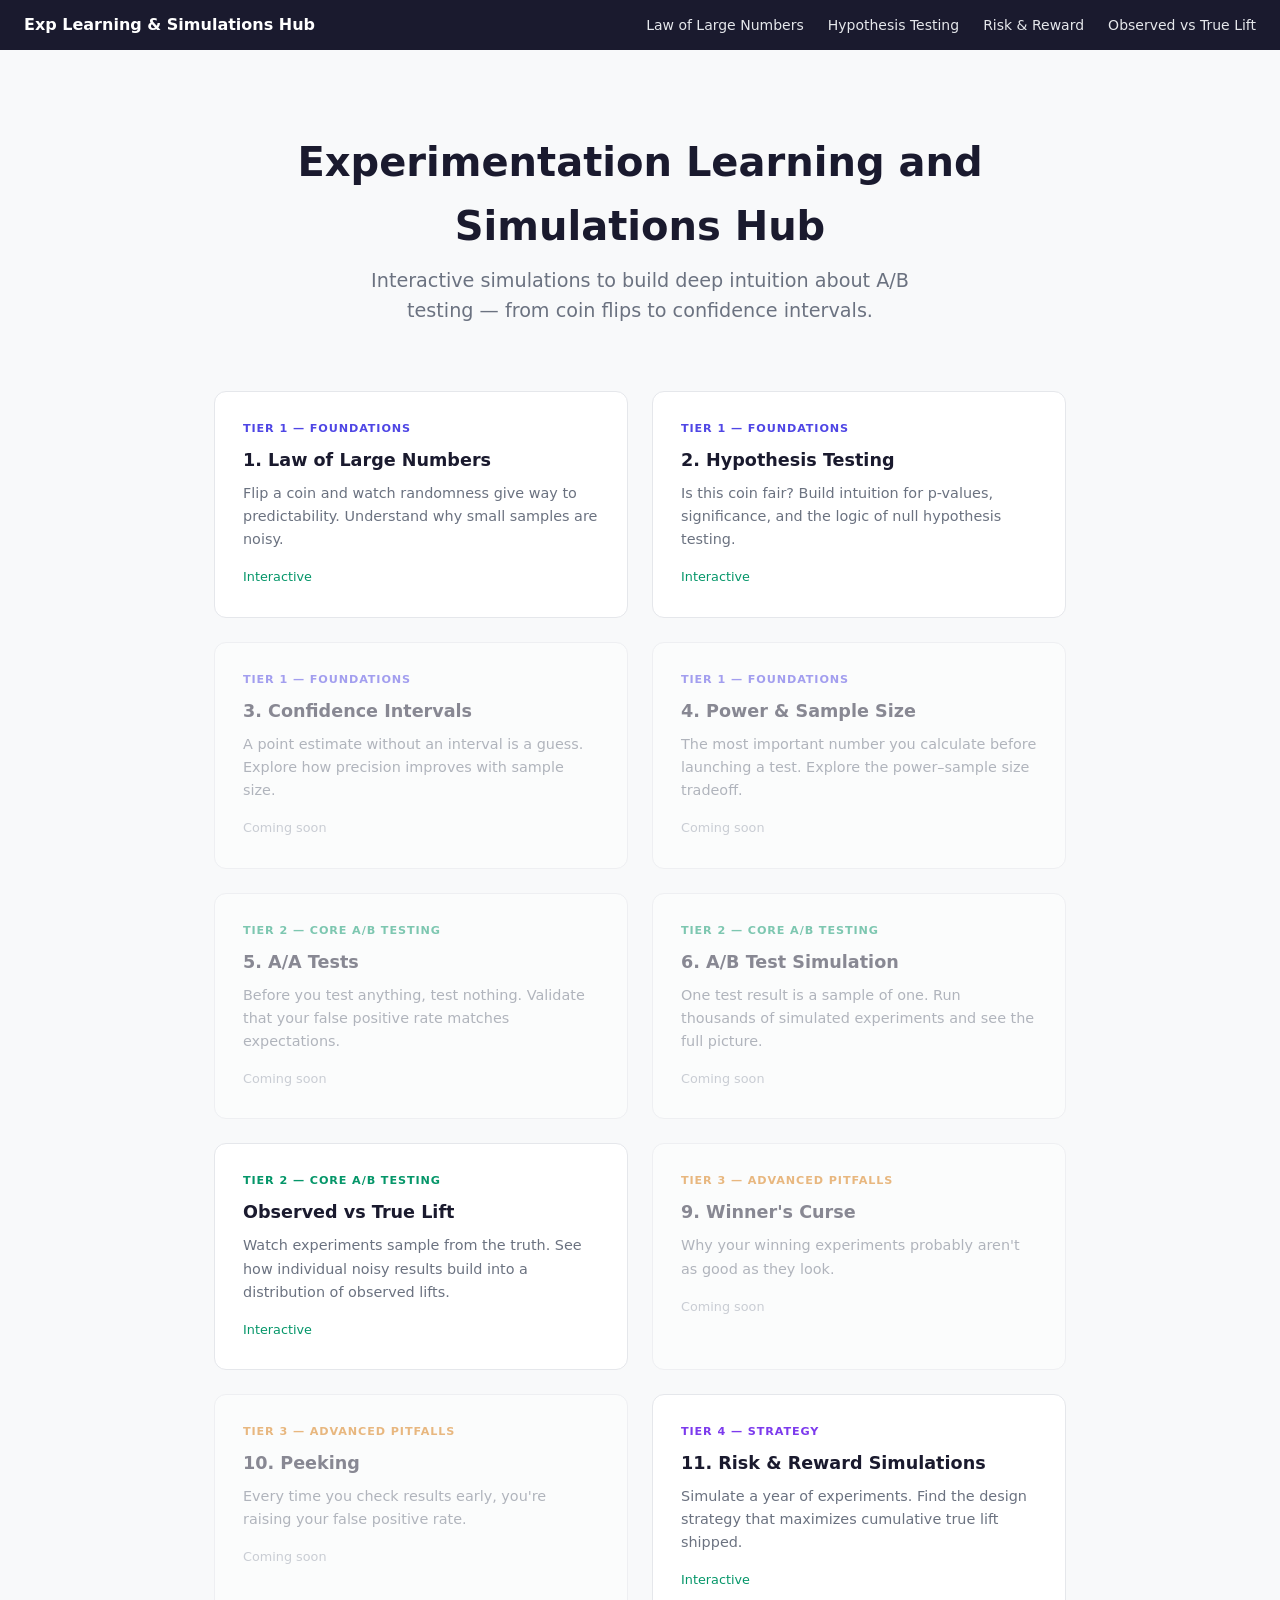
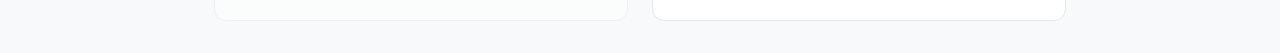
<file: docs/index.html>
<!DOCTYPE html>
<html lang="en">
<head>
  <meta charset="UTF-8">
  <meta name="viewport" content="width=device-width, initial-scale=1.0">
  <title>Experimentation Learning and Simulations Hub</title>
  <link rel="stylesheet" href="style.css">
  <script src="js/nav.js"></script>
</head>
<body>
  <script>renderNav();</script>

  <div class="container" style="max-width: 900px;">
    <div class="hub-header">
      <h1>Experimentation Learning and Simulations Hub</h1>
      <p class="subtitle">Interactive simulations to build deep intuition about A/B testing — from coin flips to confidence intervals.</p>
    </div>

    <div class="module-grid">

      <!-- Tier 1: Foundations -->
      <a href="modules/law-of-large-numbers.html" class="module-card">
        <div class="card-tier tier-foundations">Tier 1 — Foundations</div>
        <h3>1. Law of Large Numbers</h3>
        <p>Flip a coin and watch randomness give way to predictability. Understand why small samples are noisy.</p>
        <span class="card-status status-live">Interactive</span>
      </a>

      <a href="modules/hypothesis-testing.html" class="module-card">
        <div class="card-tier tier-foundations">Tier 1 — Foundations</div>
        <h3>2. Hypothesis Testing</h3>
        <p>Is this coin fair? Build intuition for p-values, significance, and the logic of null hypothesis testing.</p>
        <span class="card-status status-live">Interactive</span>
      </a>

      <div class="module-card" style="opacity: 0.5; cursor: default;">
        <div class="card-tier tier-foundations">Tier 1 — Foundations</div>
        <h3>3. Confidence Intervals</h3>
        <p>A point estimate without an interval is a guess. Explore how precision improves with sample size.</p>
        <span class="card-status status-coming">Coming soon</span>
      </div>

      <div class="module-card" style="opacity: 0.5; cursor: default;">
        <div class="card-tier tier-foundations">Tier 1 — Foundations</div>
        <h3>4. Power &amp; Sample Size</h3>
        <p>The most important number you calculate before launching a test. Explore the power–sample size tradeoff.</p>
        <span class="card-status status-coming">Coming soon</span>
      </div>

      <!-- Tier 2: Core -->
      <div class="module-card" style="opacity: 0.5; cursor: default;">
        <div class="card-tier tier-core">Tier 2 — Core A/B Testing</div>
        <h3>5. A/A Tests</h3>
        <p>Before you test anything, test nothing. Validate that your false positive rate matches expectations.</p>
        <span class="card-status status-coming">Coming soon</span>
      </div>

      <div class="module-card" style="opacity: 0.5; cursor: default;">
        <div class="card-tier tier-core">Tier 2 — Core A/B Testing</div>
        <h3>6. A/B Test Simulation</h3>
        <p>One test result is a sample of one. Run thousands of simulated experiments and see the full picture.</p>
        <span class="card-status status-coming">Coming soon</span>
      </div>

      <a href="modules/observed-vs-true-lift.html" class="module-card">
        <div class="card-tier tier-core">Tier 2 — Core A/B Testing</div>
        <h3>Observed vs True Lift</h3>
        <p>Watch experiments sample from the truth. See how individual noisy results build into a distribution of observed lifts.</p>
        <span class="card-status status-live">Interactive</span>
      </a>

      <!-- Tier 3: Advanced -->
      <div class="module-card" style="opacity: 0.5; cursor: default;">
        <div class="card-tier tier-advanced">Tier 3 — Advanced Pitfalls</div>
        <h3>9. Winner's Curse</h3>
        <p>Why your winning experiments probably aren't as good as they look.</p>
        <span class="card-status status-coming">Coming soon</span>
      </div>

      <div class="module-card" style="opacity: 0.5; cursor: default;">
        <div class="card-tier tier-advanced">Tier 3 — Advanced Pitfalls</div>
        <h3>10. Peeking</h3>
        <p>Every time you check results early, you're raising your false positive rate.</p>
        <span class="card-status status-coming">Coming soon</span>
      </div>

      <!-- Tier 4: Strategy -->
      <a href="modules/risk-reward-simulations.html" class="module-card">
        <div class="card-tier tier-strategy">Tier 4 — Strategy</div>
        <h3>11. Risk & Reward Simulations</h3>
        <p>Simulate a year of experiments. Find the design strategy that maximizes cumulative true lift shipped.</p>
        <span class="card-status status-live">Interactive</span>
      </a>

    </div>
  </div>
</body>
</html>
</file>
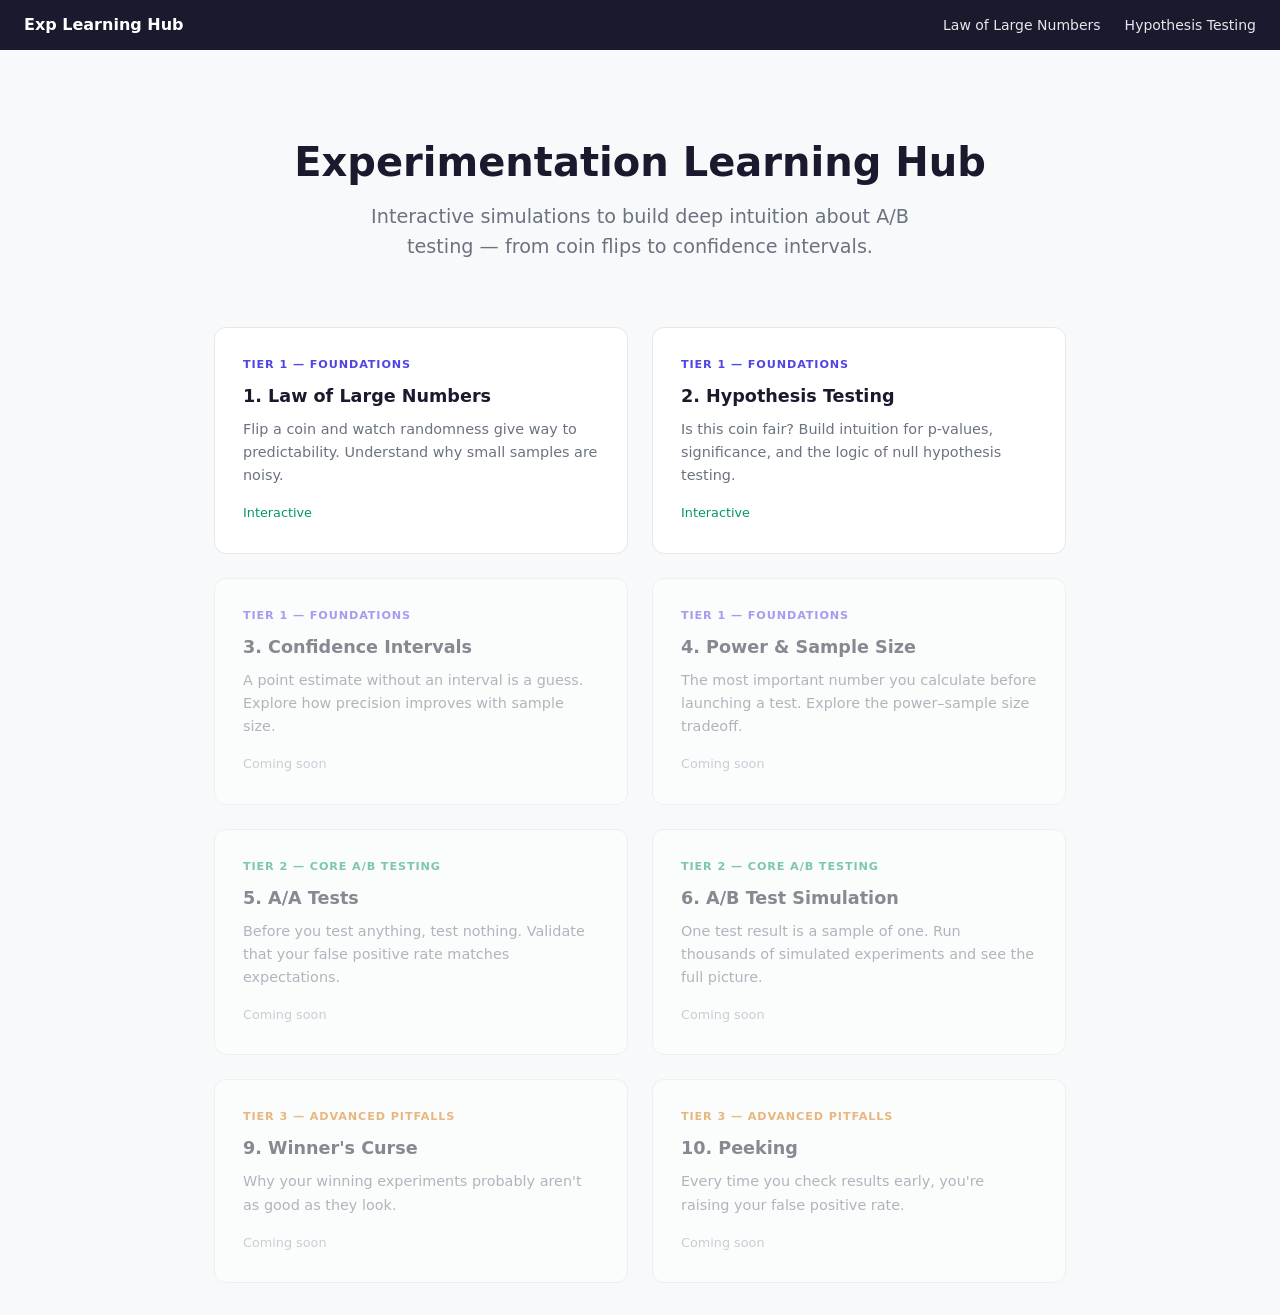
<file: site/index.html>
<!DOCTYPE html>
<html lang="en">
<head>
  <meta charset="UTF-8">
  <meta name="viewport" content="width=device-width, initial-scale=1.0">
  <title>Experimentation Learning Hub</title>
  <link rel="stylesheet" href="style.css">
  <script src="js/nav.js"></script>
</head>
<body>
  <script>renderNav();</script>

  <div class="container" style="max-width: 900px;">
    <div class="hub-header">
      <h1>Experimentation Learning Hub</h1>
      <p class="subtitle">Interactive simulations to build deep intuition about A/B testing — from coin flips to confidence intervals.</p>
    </div>

    <div class="module-grid">

      <!-- Tier 1: Foundations -->
      <a href="modules/law-of-large-numbers.html" class="module-card">
        <div class="card-tier tier-foundations">Tier 1 — Foundations</div>
        <h3>1. Law of Large Numbers</h3>
        <p>Flip a coin and watch randomness give way to predictability. Understand why small samples are noisy.</p>
        <span class="card-status status-live">Interactive</span>
      </a>

      <a href="modules/hypothesis-testing.html" class="module-card">
        <div class="card-tier tier-foundations">Tier 1 — Foundations</div>
        <h3>2. Hypothesis Testing</h3>
        <p>Is this coin fair? Build intuition for p-values, significance, and the logic of null hypothesis testing.</p>
        <span class="card-status status-live">Interactive</span>
      </a>

      <div class="module-card" style="opacity: 0.5; cursor: default;">
        <div class="card-tier tier-foundations">Tier 1 — Foundations</div>
        <h3>3. Confidence Intervals</h3>
        <p>A point estimate without an interval is a guess. Explore how precision improves with sample size.</p>
        <span class="card-status status-coming">Coming soon</span>
      </div>

      <div class="module-card" style="opacity: 0.5; cursor: default;">
        <div class="card-tier tier-foundations">Tier 1 — Foundations</div>
        <h3>4. Power &amp; Sample Size</h3>
        <p>The most important number you calculate before launching a test. Explore the power–sample size tradeoff.</p>
        <span class="card-status status-coming">Coming soon</span>
      </div>

      <!-- Tier 2: Core -->
      <div class="module-card" style="opacity: 0.5; cursor: default;">
        <div class="card-tier tier-core">Tier 2 — Core A/B Testing</div>
        <h3>5. A/A Tests</h3>
        <p>Before you test anything, test nothing. Validate that your false positive rate matches expectations.</p>
        <span class="card-status status-coming">Coming soon</span>
      </div>

      <div class="module-card" style="opacity: 0.5; cursor: default;">
        <div class="card-tier tier-core">Tier 2 — Core A/B Testing</div>
        <h3>6. A/B Test Simulation</h3>
        <p>One test result is a sample of one. Run thousands of simulated experiments and see the full picture.</p>
        <span class="card-status status-coming">Coming soon</span>
      </div>

      <!-- Tier 3: Advanced -->
      <div class="module-card" style="opacity: 0.5; cursor: default;">
        <div class="card-tier tier-advanced">Tier 3 — Advanced Pitfalls</div>
        <h3>9. Winner's Curse</h3>
        <p>Why your winning experiments probably aren't as good as they look.</p>
        <span class="card-status status-coming">Coming soon</span>
      </div>

      <div class="module-card" style="opacity: 0.5; cursor: default;">
        <div class="card-tier tier-advanced">Tier 3 — Advanced Pitfalls</div>
        <h3>10. Peeking</h3>
        <p>Every time you check results early, you're raising your false positive rate.</p>
        <span class="card-status status-coming">Coming soon</span>
      </div>

    </div>
  </div>
</body>
</html>
</file>
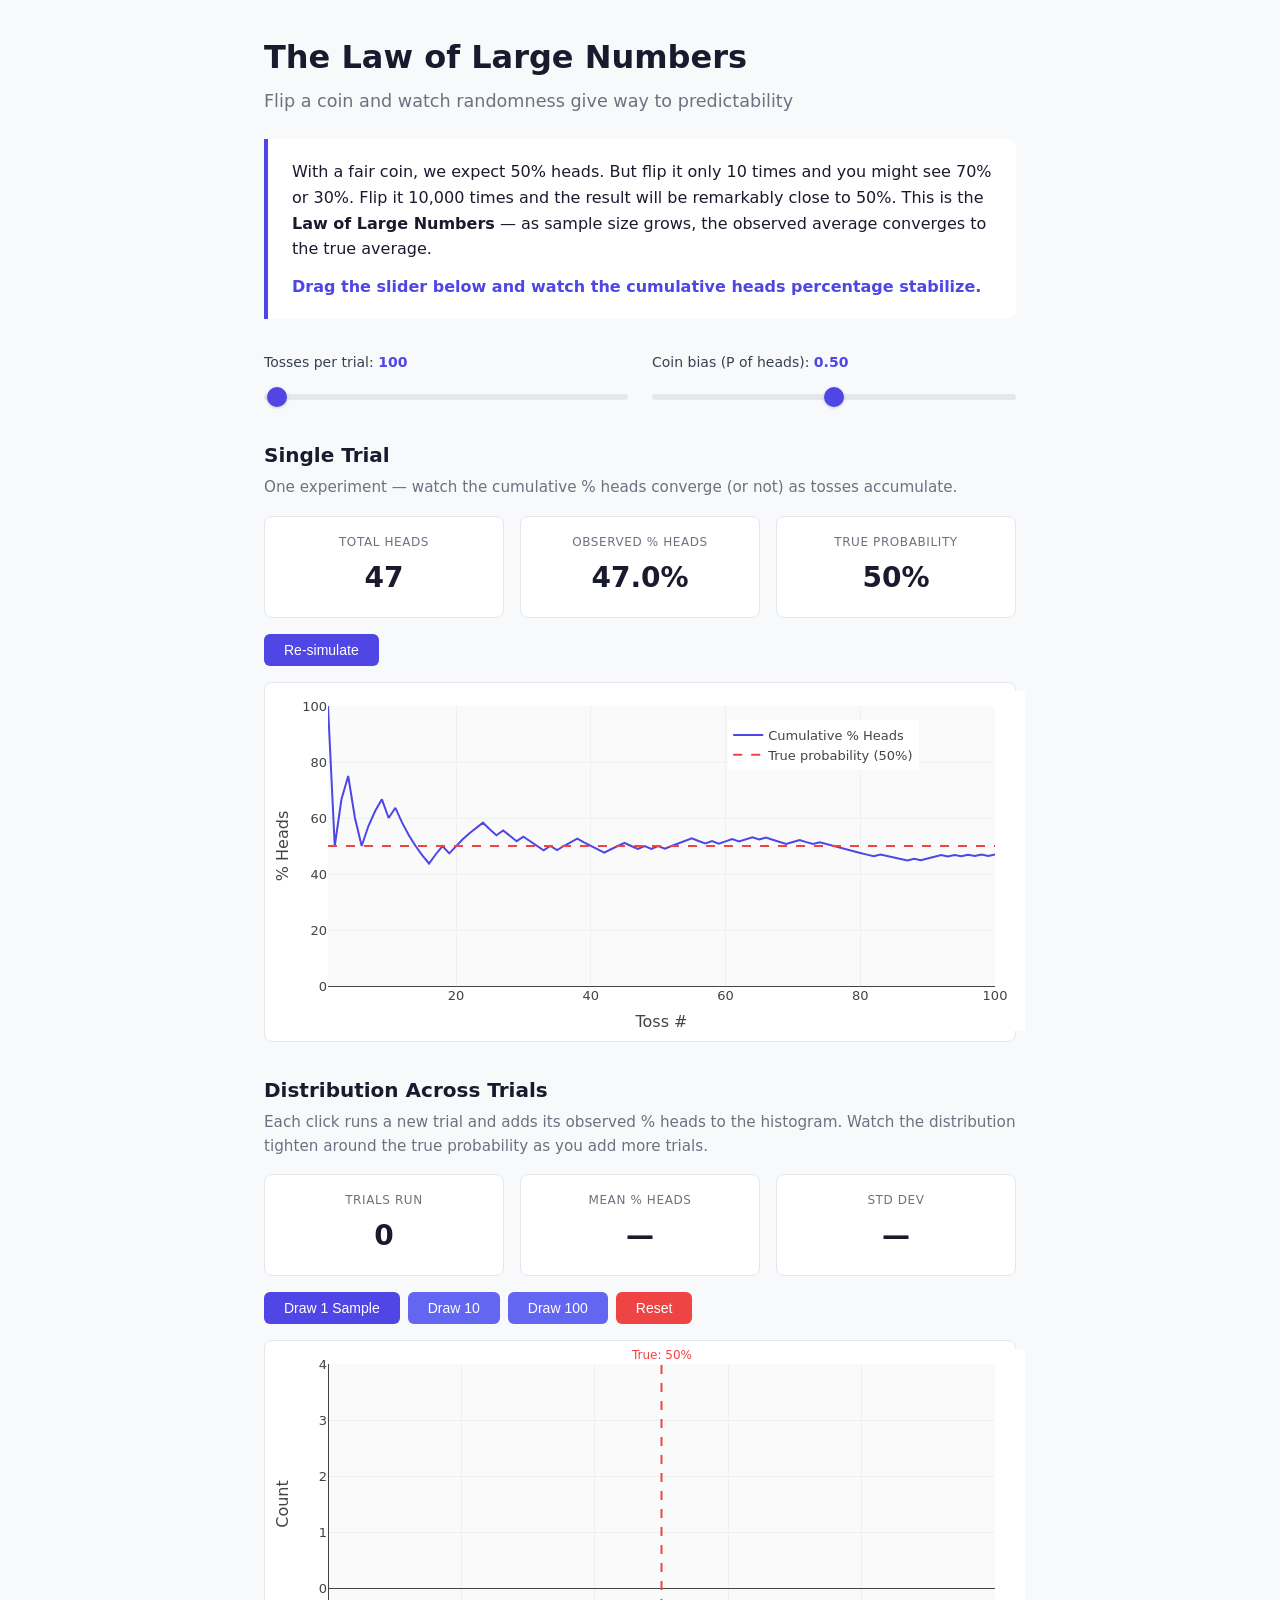
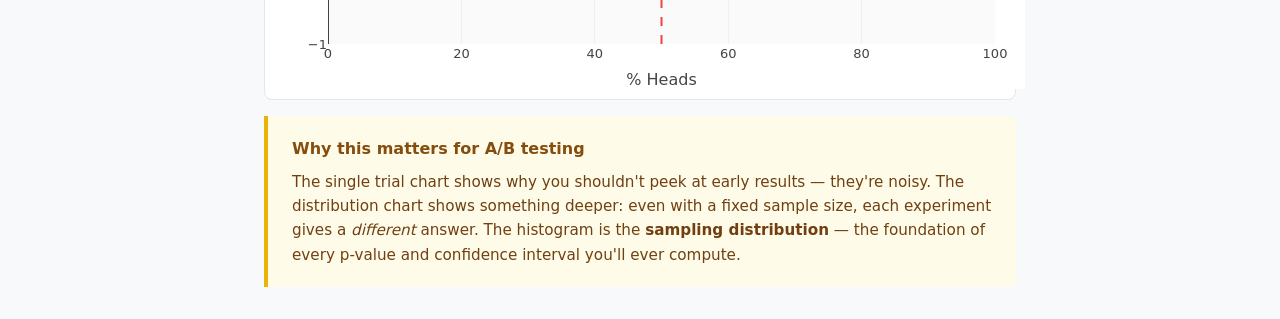
<file: poc/plotly_vanilla/index.html>
<!DOCTYPE html>
<html lang="en">
<head>
  <meta charset="UTF-8">
  <meta name="viewport" content="width=device-width, initial-scale=1.0">
  <title>Coin Toss Simulator</title>
  <script src="https://cdn.plot.ly/plotly-2.35.0.min.js"></script>
  <link rel="stylesheet" href="style.css">
</head>
<body>
  <div class="container">
    <header>
      <h1>The Law of Large Numbers</h1>
      <p class="subtitle">Flip a coin and watch randomness give way to predictability</p>
    </header>

    <section class="explainer">
      <p>With a fair coin, we expect 50% heads. But flip it only 10 times and you might see 70% or 30%.
         Flip it 10,000 times and the result will be remarkably close to 50%.
         This is the <strong>Law of Large Numbers</strong> — as sample size grows, the observed average converges to the true average.</p>
      <p class="highlight">Drag the slider below and watch the cumulative heads percentage stabilize.</p>
    </section>

    <!-- Shared controls -->
    <div class="controls">
      <div class="slider-group">
        <label for="numTosses">Tosses per trial: <span id="tossesValue">100</span></label>
        <input type="range" id="numTosses" min="10" max="10000" value="100" step="10">
      </div>
      <div class="slider-group">
        <label for="coinBias">Coin bias (P of heads): <span id="biasValue">0.50</span></label>
        <input type="range" id="coinBias" min="0.01" max="0.99" value="0.50" step="0.01">
      </div>
    </div>

    <!-- Section 1: Single trial convergence -->
    <h2 class="section-title">Single Trial</h2>
    <p class="section-desc">One experiment — watch the cumulative % heads converge (or not) as tosses accumulate.</p>

    <div class="metrics">
      <div class="metric-card">
        <div class="metric-label">Total Heads</div>
        <div class="metric-value" id="totalHeads">—</div>
      </div>
      <div class="metric-card">
        <div class="metric-label">Observed % Heads</div>
        <div class="metric-value" id="pctHeads">—</div>
      </div>
      <div class="metric-card">
        <div class="metric-label">True Probability</div>
        <div class="metric-value" id="trueBias">50%</div>
      </div>
    </div>

    <div class="chart-actions">
      <button id="resimulate">Re-simulate</button>
    </div>
    <div id="chart"></div>

    <!-- Section 2: Distribution across trials -->
    <h2 class="section-title">Distribution Across Trials</h2>
    <p class="section-desc">Each click runs a new trial and adds its observed % heads to the histogram.
       Watch the distribution tighten around the true probability as you add more trials.</p>

    <div class="metrics">
      <div class="metric-card">
        <div class="metric-label">Trials Run</div>
        <div class="metric-value" id="trialCount">0</div>
      </div>
      <div class="metric-card">
        <div class="metric-label">Mean % Heads</div>
        <div class="metric-value" id="trialMean">—</div>
      </div>
      <div class="metric-card">
        <div class="metric-label">Std Dev</div>
        <div class="metric-value" id="trialStd">—</div>
      </div>
    </div>

    <div class="chart-actions">
      <button id="drawOne">Draw 1 Sample</button>
      <button id="drawTen" class="btn-secondary">Draw 10</button>
      <button id="drawHundred" class="btn-secondary">Draw 100</button>
      <button id="resetTrials" class="btn-danger">Reset</button>
    </div>
    <div id="distChart"></div>

    <!-- Last sample indicator -->
    <div id="lastSample" class="last-sample" style="display:none">
      <span class="last-sample-arrow">&#9654;</span>
      Last sample: <strong id="lastSampleValue"></strong>
    </div>

    <section class="takeaway">
      <h3>Why this matters for A/B testing</h3>
      <p>The single trial chart shows why you shouldn't peek at early results — they're noisy.
         The distribution chart shows something deeper: even with a fixed sample size, each experiment
         gives a <em>different</em> answer. The histogram is the <strong>sampling distribution</strong> —
         the foundation of every p-value and confidence interval you'll ever compute.</p>
    </section>
  </div>

  <script>
    const slider = document.getElementById('numTosses');
    const biasSlider = document.getElementById('coinBias');
    const tossesLabel = document.getElementById('tossesValue');
    const biasLabel = document.getElementById('biasValue');

    // ========== SINGLE TRIAL CHART ==========
    function simulate() {
      const n = parseInt(slider.value);
      const bias = parseFloat(biasSlider.value);
      const tosses = Array.from({ length: n }, () => Math.random() < bias ? 1 : 0);

      const tossNums = [];
      const cumPct = [];
      let cumSum = 0;
      for (let i = 0; i < n; i++) {
        cumSum += tosses[i];
        tossNums.push(i + 1);
        cumPct.push((cumSum / (i + 1)) * 100);
      }

      document.getElementById('totalHeads').textContent = cumSum.toLocaleString();
      document.getElementById('pctHeads').textContent = (cumSum / n * 100).toFixed(1) + '%';
      document.getElementById('trueBias').textContent = (bias * 100).toFixed(0) + '%';

      Plotly.react('chart', [
        { x: tossNums, y: cumPct, type: 'scatter', mode: 'lines', name: 'Cumulative % Heads', line: { color: '#4F46E5', width: 2 } },
        { x: [1, n], y: [bias * 100, bias * 100], type: 'scatter', mode: 'lines', name: `True probability (${(bias * 100).toFixed(0)}%)`, line: { color: '#EF4444', dash: 'dash', width: 2 } }
      ], {
        height: 340,
        xaxis: { title: 'Toss #', gridcolor: '#f0f0f0' },
        yaxis: { title: '% Heads', range: [0, 100], gridcolor: '#f0f0f0' },
        margin: { t: 15, r: 30, b: 45, l: 55 },
        plot_bgcolor: '#fafafa', paper_bgcolor: '#ffffff',
        legend: { x: 0.6, y: 0.95 },
        font: { family: 'Inter, system-ui, sans-serif', size: 13 }
      }, { responsive: true });
    }

    slider.addEventListener('input', () => {
      tossesLabel.textContent = parseInt(slider.value).toLocaleString();
      simulate();
    });
    biasSlider.addEventListener('input', () => {
      biasLabel.textContent = parseFloat(biasSlider.value).toFixed(2);
      simulate();
      resetTrials(); // reset distribution when params change
    });
    document.getElementById('resimulate').addEventListener('click', simulate);

    // ========== DISTRIBUTION CHART ==========
    let trialResults = [];

    function runOneTrial() {
      const n = parseInt(slider.value);
      const bias = parseFloat(biasSlider.value);
      let heads = 0;
      for (let i = 0; i < n; i++) {
        if (Math.random() < bias) heads++;
      }
      return (heads / n) * 100;
    }

    function drawSamples(count) {
      for (let i = 0; i < count; i++) {
        trialResults.push(runOneTrial());
      }
      updateDistChart();
    }

    function resetTrials() {
      trialResults = [];
      updateDistChart();
      document.getElementById('lastSample').style.display = 'none';
    }

    function updateDistChart() {
      const bias = parseFloat(biasSlider.value) * 100;
      const count = trialResults.length;

      // Update metrics
      document.getElementById('trialCount').textContent = count.toLocaleString();
      if (count === 0) {
        document.getElementById('trialMean').textContent = '—';
        document.getElementById('trialStd').textContent = '—';
        Plotly.react('distChart', [], {
          height: 340,
          xaxis: { title: '% Heads', range: [0, 100], gridcolor: '#f0f0f0' },
          yaxis: { title: 'Count', gridcolor: '#f0f0f0' },
          margin: { t: 15, r: 30, b: 45, l: 55 },
          plot_bgcolor: '#fafafa', paper_bgcolor: '#ffffff',
          font: { family: 'Inter, system-ui, sans-serif', size: 13 },
          shapes: [{ type: 'line', x0: bias, x1: bias, y0: 0, y1: 1, yref: 'paper', line: { color: '#EF4444', dash: 'dash', width: 2 } }],
          annotations: [{ x: bias, y: 1, yref: 'paper', text: `True: ${bias.toFixed(0)}%`, showarrow: false, yanchor: 'bottom', font: { color: '#EF4444', size: 12 } }]
        }, { responsive: true });
        return;
      }

      const mean = trialResults.reduce((a, b) => a + b, 0) / count;
      const variance = trialResults.reduce((a, b) => a + (b - mean) ** 2, 0) / count;
      const std = Math.sqrt(variance);

      document.getElementById('trialMean').textContent = mean.toFixed(1) + '%';
      document.getElementById('trialStd').textContent = std.toFixed(2) + '%';

      // Show last sample indicator
      const lastVal = trialResults[trialResults.length - 1];
      document.getElementById('lastSampleValue').textContent = lastVal.toFixed(1) + '%';
      document.getElementById('lastSample').style.display = 'block';

      // Build histogram bins manually for consistent appearance
      const binWidth = 2; // 2 percentage points per bin
      const binEdges = [];
      for (let e = 0; e <= 100; e += binWidth) binEdges.push(e);

      // Color bars: highlight the bin containing the last sample
      const lastBinIdx = Math.min(Math.floor(lastVal / binWidth), binEdges.length - 2);
      const binCounts = new Array(binEdges.length - 1).fill(0);
      trialResults.forEach(v => {
        const idx = Math.min(Math.floor(v / binWidth), binCounts.length - 1);
        binCounts[idx]++;
      });

      const binCenters = binEdges.slice(0, -1).map((e, i) => e + binWidth / 2);
      const colors = binCounts.map((_, i) => i === lastBinIdx ? '#818CF8' : '#4F46E5');

      Plotly.react('distChart', [{
        x: binCenters,
        y: binCounts,
        type: 'bar',
        width: binWidth * 0.9,
        marker: { color: colors, line: { color: '#3730A3', width: 0.5 } },
        hovertemplate: '%{x:.0f}% heads<br>Count: %{y}<extra></extra>'
      }], {
        height: 340,
        xaxis: { title: '% Heads', range: [0, 100], gridcolor: '#f0f0f0', dtick: 10 },
        yaxis: { title: 'Count', gridcolor: '#f0f0f0' },
        margin: { t: 15, r: 30, b: 45, l: 55 },
        plot_bgcolor: '#fafafa', paper_bgcolor: '#ffffff',
        font: { family: 'Inter, system-ui, sans-serif', size: 13 },
        bargap: 0.05,
        shapes: [
          { type: 'line', x0: bias, x1: bias, y0: 0, y1: 1, yref: 'paper', line: { color: '#EF4444', dash: 'dash', width: 2 } },
          { type: 'line', x0: mean, x1: mean, y0: 0, y1: 1, yref: 'paper', line: { color: '#10B981', dash: 'dot', width: 2 } }
        ],
        annotations: [
          { x: bias, y: 1, yref: 'paper', text: `True: ${bias.toFixed(0)}%`, showarrow: false, yanchor: 'bottom', font: { color: '#EF4444', size: 12 } },
          { x: mean, y: 0.92, yref: 'paper', text: `Mean: ${mean.toFixed(1)}%`, showarrow: false, yanchor: 'bottom', font: { color: '#10B981', size: 12 } }
        ]
      }, { responsive: true });
    }

    // Button handlers
    document.getElementById('drawOne').addEventListener('click', () => drawSamples(1));
    document.getElementById('drawTen').addEventListener('click', () => drawSamples(10));
    document.getElementById('drawHundred').addEventListener('click', () => drawSamples(100));
    document.getElementById('resetTrials').addEventListener('click', resetTrials);

    // Hold-to-repeat on "Draw 1 Sample"
    let holdInterval = null;
    const drawOneBtn = document.getElementById('drawOne');
    drawOneBtn.addEventListener('mousedown', () => {
      drawSamples(1);
      holdInterval = setInterval(() => drawSamples(1), 120);
    });
    drawOneBtn.addEventListener('mouseup', () => clearInterval(holdInterval));
    drawOneBtn.addEventListener('mouseleave', () => clearInterval(holdInterval));

    // Initial render
    simulate();
    updateDistChart();
  </script>
</body>
</html>
</file>
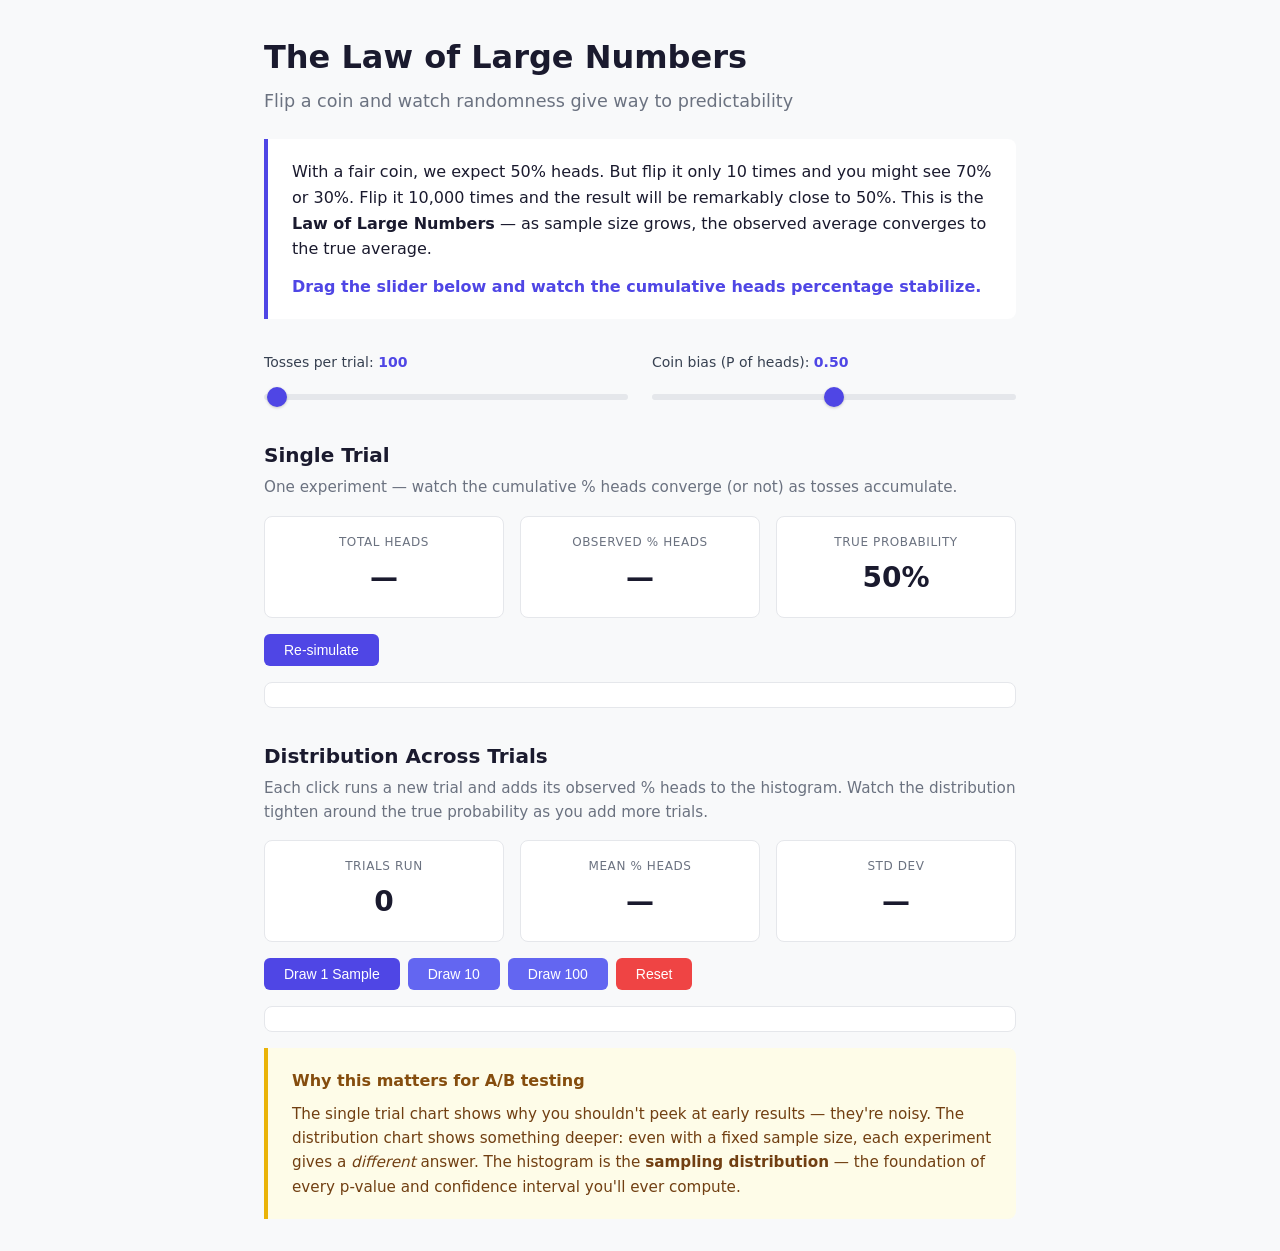
<file: poc/svelte_d3/index.html>
<!DOCTYPE html>
<html lang="en">
<head>
  <meta charset="UTF-8">
  <meta name="viewport" content="width=device-width, initial-scale=1.0">
  <title>Coin Toss Simulator — D3.js</title>
  <script src="https://d3js.org/d3.v7.min.js"></script>
  <style>
    * { margin: 0; padding: 0; box-sizing: border-box; }
    body { font-family: 'Inter', system-ui, -apple-system, sans-serif; background: #f8f9fa; color: #1a1a2e; line-height: 1.6; }
    .container { max-width: 800px; margin: 0 auto; padding: 2rem 1.5rem; }
    h1 { font-size: 2rem; font-weight: 700; margin-bottom: 0.25rem; }
    .subtitle { font-size: 1.1rem; color: #6b7280; margin-bottom: 1.5rem; }
    .section-title { font-size: 1.25rem; font-weight: 600; margin-top: 2rem; margin-bottom: 0.25rem; }
    .section-desc { font-size: 0.95rem; color: #6b7280; margin-bottom: 1rem; }
    .explainer { background: #fff; border-left: 4px solid #4F46E5; padding: 1.25rem 1.5rem; border-radius: 0 8px 8px 0; margin-bottom: 2rem; }
    .explainer p { margin-bottom: 0.75rem; }
    .explainer p:last-child { margin-bottom: 0; }
    .highlight { color: #4F46E5; font-weight: 600; }
    .controls { display: flex; align-items: flex-end; gap: 1.5rem; margin-bottom: 1.5rem; flex-wrap: wrap; }
    .slider-group { flex: 1; min-width: 200px; }
    .slider-group label { display: block; font-size: 0.875rem; font-weight: 500; color: #374151; margin-bottom: 0.5rem; }
    .slider-group label span { font-weight: 700; color: #4F46E5; }
    input[type="range"] { width: 100%; height: 6px; -webkit-appearance: none; appearance: none; background: #e5e7eb; border-radius: 3px; outline: none; }
    input[type="range"]::-webkit-slider-thumb { -webkit-appearance: none; width: 20px; height: 20px; background: #4F46E5; border-radius: 50%; cursor: pointer; box-shadow: 0 1px 3px rgba(0,0,0,0.2); }
    .chart-actions { display: flex; gap: 0.5rem; margin-bottom: 1rem; flex-wrap: wrap; }
    button { padding: 0.5rem 1.25rem; background: #4F46E5; color: white; border: none; border-radius: 6px; font-size: 0.875rem; font-weight: 500; cursor: pointer; white-space: nowrap; user-select: none; transition: background 0.15s; }
    button:hover { background: #4338CA; }
    button:active { background: #3730A3; }
    .btn-secondary { background: #6366F1; }
    .btn-secondary:hover { background: #4F46E5; }
    .btn-danger { background: #EF4444; }
    .btn-danger:hover { background: #DC2626; }
    .metrics { display: grid; grid-template-columns: repeat(3, 1fr); gap: 1rem; margin-bottom: 1rem; }
    .metric-card { background: #fff; border: 1px solid #e5e7eb; border-radius: 8px; padding: 1rem 1.25rem; text-align: center; }
    .metric-label { font-size: 0.75rem; text-transform: uppercase; letter-spacing: 0.05em; color: #6b7280; margin-bottom: 0.25rem; }
    .metric-value { font-size: 1.75rem; font-weight: 700; color: #1a1a2e; }
    .chart-wrap { background: #fff; border: 1px solid #e5e7eb; border-radius: 8px; padding: 1rem 1rem 0.5rem 0.5rem; margin-bottom: 1rem; position: relative; }
    svg { display: block; }
    .axis text { font-size: 12px; fill: #6b7280; }
    .axis path, .axis line { stroke: #e5e7eb; }
    .grid line { stroke: #f0f0f0; }
    .grid path { stroke: none; }
    .axis-label { font-size: 13px; fill: #374151; }
    .tooltip-d3 { position: absolute; background: rgba(26,26,46,0.9); color: #fff; padding: 6px 10px; border-radius: 6px; font-size: 12px; pointer-events: none; opacity: 0; transition: opacity 0.15s; white-space: nowrap; }
    .last-sample { font-size: 0.9rem; color: #6366F1; margin-bottom: 2rem; padding: 0.5rem 0.75rem; background: #EEF2FF; border-radius: 6px; display: inline-block; }
    .takeaway { background: #fefce8; border-left: 4px solid #eab308; padding: 1.25rem 1.5rem; border-radius: 0 8px 8px 0; }
    .takeaway h3 { font-size: 1rem; font-weight: 600; margin-bottom: 0.5rem; color: #854d0e; }
    .takeaway p { color: #713f12; font-size: 0.95rem; }
  </style>
</head>
<body>
  <div class="container">
    <header>
      <h1>The Law of Large Numbers</h1>
      <p class="subtitle">Flip a coin and watch randomness give way to predictability</p>
    </header>

    <section class="explainer">
      <p>With a fair coin, we expect 50% heads. But flip it only 10 times and you might see 70% or 30%.
         Flip it 10,000 times and the result will be remarkably close to 50%.
         This is the <strong>Law of Large Numbers</strong> — as sample size grows, the observed average converges to the true average.</p>
      <p class="highlight">Drag the slider below and watch the cumulative heads percentage stabilize.</p>
    </section>

    <div class="controls">
      <div class="slider-group">
        <label>Tosses per trial: <span id="tossesValue">100</span></label>
        <input type="range" id="numTosses" min="10" max="10000" value="100" step="10">
      </div>
      <div class="slider-group">
        <label>Coin bias (P of heads): <span id="biasValue">0.50</span></label>
        <input type="range" id="coinBias" min="0.01" max="0.99" value="0.50" step="0.01">
      </div>
    </div>

    <!-- SINGLE TRIAL -->
    <h2 class="section-title">Single Trial</h2>
    <p class="section-desc">One experiment — watch the cumulative % heads converge (or not) as tosses accumulate.</p>
    <div class="metrics">
      <div class="metric-card"><div class="metric-label">Total Heads</div><div class="metric-value" id="totalHeads">—</div></div>
      <div class="metric-card"><div class="metric-label">Observed % Heads</div><div class="metric-value" id="pctHeads">—</div></div>
      <div class="metric-card"><div class="metric-label">True Probability</div><div class="metric-value" id="trueBias">50%</div></div>
    </div>
    <div class="chart-actions"><button id="resimulate">Re-simulate</button></div>
    <div class="chart-wrap">
      <div id="singleChart"></div>
      <div class="tooltip-d3" id="singleTooltip"></div>
    </div>

    <!-- DISTRIBUTION -->
    <h2 class="section-title">Distribution Across Trials</h2>
    <p class="section-desc">Each click runs a new trial and adds its observed % heads to the histogram.
       Watch the distribution tighten around the true probability as you add more trials.</p>
    <div class="metrics">
      <div class="metric-card"><div class="metric-label">Trials Run</div><div class="metric-value" id="trialCount">0</div></div>
      <div class="metric-card"><div class="metric-label">Mean % Heads</div><div class="metric-value" id="trialMean">—</div></div>
      <div class="metric-card"><div class="metric-label">Std Dev</div><div class="metric-value" id="trialStd">—</div></div>
    </div>
    <div class="chart-actions">
      <button id="drawOne">Draw 1 Sample</button>
      <button id="drawTen" class="btn-secondary">Draw 10</button>
      <button id="drawHundred" class="btn-secondary">Draw 100</button>
      <button id="resetTrials" class="btn-danger">Reset</button>
    </div>
    <div class="chart-wrap">
      <div id="distChart"></div>
      <div class="tooltip-d3" id="distTooltip"></div>
    </div>
    <div id="lastSample" class="last-sample" style="display:none">
      &#9654; Last sample: <strong id="lastSampleValue"></strong>
    </div>

    <section class="takeaway">
      <h3>Why this matters for A/B testing</h3>
      <p>The single trial chart shows why you shouldn't peek at early results — they're noisy.
         The distribution chart shows something deeper: even with a fixed sample size, each experiment
         gives a <em>different</em> answer. The histogram is the <strong>sampling distribution</strong> —
         the foundation of every p-value and confidence interval you'll ever compute.</p>
    </section>
  </div>

  <script>
    // ===================== STATE =====================
    let numTosses = 100;
    let bias = 0.50;
    let trialResults = [];

    // ===================== SINGLE TRIAL CHART (D3) =====================
    const sM = { top: 15, right: 30, bottom: 45, left: 55 };
    const sW = 720, sH = 340;
    const sw = sW - sM.left - sM.right, sh = sH - sM.top - sM.bottom;

    const sSvg = d3.select('#singleChart').append('svg')
      .attr('viewBox', `0 0 ${sW} ${sH}`).style('width', '100%');
    const sG = sSvg.append('g').attr('transform', `translate(${sM.left},${sM.top})`);

    const sx = d3.scaleLinear().range([0, sw]);
    const sy = d3.scaleLinear().domain([0, 100]).range([sh, 0]);

    const sXAxis = sG.append('g').attr('class', 'axis').attr('transform', `translate(0,${sh})`);
    const sYAxis = sG.append('g').attr('class', 'axis');
    const sYGrid = sG.append('g').attr('class', 'grid');

    sG.append('text').attr('class', 'axis-label').attr('x', sw / 2).attr('y', sh + 38).attr('text-anchor', 'middle').text('Toss #');
    sG.append('text').attr('class', 'axis-label').attr('transform', 'rotate(-90)').attr('x', -sh / 2).attr('y', -42).attr('text-anchor', 'middle').text('% Heads');

    const sLineGen = d3.line().x(d => sx(d.t)).y(d => sy(d.p));
    const sMainPath = sG.append('path').attr('fill', 'none').attr('stroke', '#4F46E5').attr('stroke-width', 2);
    const sRefPath = sG.append('path').attr('fill', 'none').attr('stroke', '#EF4444').attr('stroke-width', 2).attr('stroke-dasharray', '8 4');

    // Legend
    const sLeg = sG.append('g').attr('transform', `translate(${sw - 210}, 10)`).style('font-size', '12px');
    sLeg.append('line').attr('x1', 0).attr('y1', 7).attr('x2', 20).attr('y2', 7).attr('stroke', '#4F46E5').attr('stroke-width', 2);
    sLeg.append('text').attr('x', 26).attr('y', 11).text('Cumulative % Heads');
    sLeg.append('line').attr('x1', 0).attr('y1', 27).attr('x2', 20).attr('y2', 27).attr('stroke', '#EF4444').attr('stroke-width', 2).attr('stroke-dasharray', '8 4');
    const sRefText = sLeg.append('text').attr('x', 26).attr('y', 31);

    // Hover
    const sOverlay = sG.append('rect').attr('width', sw).attr('height', sh).attr('fill', 'none').attr('pointer-events', 'all');
    const sHLine = sG.append('line').attr('stroke', '#9ca3af').attr('stroke-dasharray', '4 3').style('opacity', 0);
    const sHDot = sG.append('circle').attr('r', 4).attr('fill', '#4F46E5').attr('stroke', '#fff').attr('stroke-width', 2).style('opacity', 0);
    const sTooltip = document.getElementById('singleTooltip');
    let singleData = [];

    function simulateSingle() {
      const n = numTosses, data = [];
      let cum = 0;
      for (let i = 0; i < n; i++) { cum += (Math.random() < bias) ? 1 : 0; data.push({ t: i + 1, p: (cum / (i + 1)) * 100 }); }
      singleData = data;
      const totalH = cum, pct = (cum / n) * 100;

      document.getElementById('totalHeads').textContent = totalH.toLocaleString();
      document.getElementById('pctHeads').textContent = pct.toFixed(1) + '%';
      document.getElementById('trueBias').textContent = (bias * 100).toFixed(0) + '%';

      const t = d3.transition().duration(300);
      sx.domain([1, n]);
      sXAxis.transition(t).call(d3.axisBottom(sx).ticks(Math.min(n, 10)).tickFormat(d3.format(',')));
      sYAxis.transition(t).call(d3.axisLeft(sy).ticks(5).tickFormat(d => d + '%'));
      sYGrid.transition(t).call(d3.axisLeft(sy).ticks(5).tickSize(-sw).tickFormat(''));
      sMainPath.datum(data).transition(t).attr('d', sLineGen);
      sRefPath.datum([{ t: 1, p: bias * 100 }, { t: n, p: bias * 100 }]).transition(t).attr('d', sLineGen);
      sRefText.text(`True probability (${(bias * 100).toFixed(0)}%)`);
    }

    sOverlay.on('mousemove', function(event) {
      if (!singleData.length) return;
      const [mx] = d3.pointer(event);
      const idx = Math.max(0, Math.min(Math.round(sx.invert(mx)) - 1, singleData.length - 1));
      const d = singleData[idx];
      sHLine.attr('x1', sx(d.t)).attr('x2', sx(d.t)).attr('y1', 0).attr('y2', sh).style('opacity', 1);
      sHDot.attr('cx', sx(d.t)).attr('cy', sy(d.p)).style('opacity', 1);
      const wr = document.querySelector('#singleChart').closest('.chart-wrap').getBoundingClientRect();
      const cr = document.getElementById('singleChart').getBoundingClientRect();
      sTooltip.style.opacity = '1';
      sTooltip.innerHTML = `Toss #${d.t.toLocaleString()}<br>% Heads: ${d.p.toFixed(1)}%`;
      sTooltip.style.left = (cr.left - wr.left + sM.left + sx(d.t) + 12) + 'px';
      sTooltip.style.top = (cr.top - wr.top + sM.top + sy(d.p) - 30) + 'px';
    });
    sOverlay.on('mouseleave', () => { sHLine.style('opacity', 0); sHDot.style('opacity', 0); sTooltip.style.opacity = '0'; });

    // ===================== DISTRIBUTION CHART (D3) =====================
    const dM = { top: 15, right: 30, bottom: 45, left: 55 };
    const dW = 720, dH = 340;
    const dw = dW - dM.left - dM.right, dh = dH - dM.top - dM.bottom;

    const dSvg = d3.select('#distChart').append('svg')
      .attr('viewBox', `0 0 ${dW} ${dH}`).style('width', '100%');
    const dG = dSvg.append('g').attr('transform', `translate(${dM.left},${dM.top})`);

    const dx = d3.scaleLinear().domain([0, 100]).range([0, dw]);
    const dy = d3.scaleLinear().range([dh, 0]);

    const dXAxis = dG.append('g').attr('class', 'axis').attr('transform', `translate(0,${dh})`);
    const dYAxis = dG.append('g').attr('class', 'axis');
    const dYGrid = dG.append('g').attr('class', 'grid');

    dG.append('text').attr('class', 'axis-label').attr('x', dw / 2).attr('y', dh + 38).attr('text-anchor', 'middle').text('% Heads');
    dG.append('text').attr('class', 'axis-label').attr('transform', 'rotate(-90)').attr('x', -dh / 2).attr('y', -42).attr('text-anchor', 'middle').text('Count');

    const barsG = dG.append('g');
    const refLineD = dG.append('line').attr('stroke', '#EF4444').attr('stroke-width', 2).attr('stroke-dasharray', '8 4');
    const meanLineD = dG.append('line').attr('stroke', '#10B981').attr('stroke-width', 2).attr('stroke-dasharray', '4 3');
    const refLabelD = dG.append('text').attr('fill', '#EF4444').attr('font-size', 12).attr('text-anchor', 'middle');
    const meanLabelD = dG.append('text').attr('fill', '#10B981').attr('font-size', 12).attr('text-anchor', 'middle');

    const dTooltip = document.getElementById('distTooltip');

    const BIN_W = 2;
    const NUM_BINS = 50;

    function runOneTrial() {
      let heads = 0;
      for (let i = 0; i < numTosses; i++) if (Math.random() < bias) heads++;
      return (heads / numTosses) * 100;
    }

    function updateDistChart() {
      const biasPct = bias * 100;
      const count = trialResults.length;

      document.getElementById('trialCount').textContent = count.toLocaleString();

      // Bin the data
      const bins = new Array(NUM_BINS).fill(0);
      trialResults.forEach(v => { bins[Math.min(Math.floor(v / BIN_W), NUM_BINS - 1)]++; });
      const maxCount = d3.max(bins) || 1;

      // Compute stats
      let m = 0, s = 0;
      if (count > 0) {
        m = trialResults.reduce((a, b) => a + b, 0) / count;
        s = Math.sqrt(trialResults.reduce((a, b) => a + (b - m) ** 2, 0) / count);
      }
      document.getElementById('trialMean').textContent = count ? m.toFixed(1) + '%' : '—';
      document.getElementById('trialStd').textContent = count ? s.toFixed(2) + '%' : '—';

      // Last sample indicator
      if (count > 0) {
        document.getElementById('lastSampleValue').textContent = trialResults[count - 1].toFixed(1) + '%';
        document.getElementById('lastSample').style.display = 'inline-block';
      } else {
        document.getElementById('lastSample').style.display = 'none';
      }

      // Scales
      dy.domain([0, Math.max(maxCount, 1)]);
      const t = d3.transition().duration(200);

      dXAxis.transition(t).call(d3.axisBottom(dx).ticks(10).tickFormat(d => d + '%'));
      dYAxis.transition(t).call(d3.axisLeft(dy).ticks(5));
      dYGrid.transition(t).call(d3.axisLeft(dy).ticks(5).tickSize(-dw).tickFormat(''));

      // Determine last sample bin for highlight
      const lastBin = count > 0 ? Math.min(Math.floor(trialResults[count - 1] / BIN_W), NUM_BINS - 1) : -1;

      // Data join for bars
      const barData = bins.map((c, i) => ({ idx: i, count: c, center: i * BIN_W + BIN_W / 2 }));
      const bars = barsG.selectAll('rect').data(barData, d => d.idx);

      bars.enter()
        .append('rect')
        .attr('x', d => dx(d.idx * BIN_W) + 1)
        .attr('width', Math.max(dx(BIN_W) - dx(0) - 2, 1))
        .attr('y', dh)
        .attr('height', 0)
        .attr('rx', 1)
        .on('mousemove', function(event, d) {
          const wr = document.querySelector('#distChart').closest('.chart-wrap').getBoundingClientRect();
          const cr = document.getElementById('distChart').getBoundingClientRect();
          dTooltip.style.opacity = '1';
          dTooltip.innerHTML = `${d.idx * BIN_W}–${(d.idx + 1) * BIN_W}% heads<br>Count: ${d.count}`;
          dTooltip.style.left = (cr.left - wr.left + dM.left + dx(d.center) + 12) + 'px';
          dTooltip.style.top = (cr.top - wr.top + dM.top + dy(d.count) - 30) + 'px';
        })
        .on('mouseleave', () => { dTooltip.style.opacity = '0'; })
        .merge(bars)
        .transition(t)
        .attr('x', d => dx(d.idx * BIN_W) + 1)
        .attr('width', Math.max(dx(BIN_W) - dx(0) - 2, 1))
        .attr('y', d => dy(d.count))
        .attr('height', d => dh - dy(d.count))
        .attr('fill', d => d.idx === lastBin ? '#818CF8' : '#4F46E5')
        .attr('stroke', '#3730A3')
        .attr('stroke-width', 0.5);

      bars.exit().remove();

      // Reference lines
      refLineD.attr('x1', dx(biasPct)).attr('x2', dx(biasPct)).attr('y1', 0).attr('y2', dh);
      refLabelD.attr('x', dx(biasPct)).attr('y', -4).text(`True: ${biasPct.toFixed(0)}%`);

      if (count > 0) {
        meanLineD.attr('x1', dx(m)).attr('x2', dx(m)).attr('y1', 0).attr('y2', dh).style('opacity', 1);
        meanLabelD.attr('x', dx(m)).attr('y', 12).text(`Mean: ${m.toFixed(1)}%`).style('opacity', 1);
      } else {
        meanLineD.style('opacity', 0);
        meanLabelD.style('opacity', 0);
      }
    }

    function drawSamples(count) {
      for (let i = 0; i < count; i++) trialResults.push(runOneTrial());
      updateDistChart();
    }

    function resetTrials() {
      trialResults = [];
      updateDistChart();
    }

    // ===================== EVENT LISTENERS =====================
    const tossesSlider = document.getElementById('numTosses');
    const biasSlider = document.getElementById('coinBias');

    tossesSlider.addEventListener('input', () => {
      numTosses = parseInt(tossesSlider.value);
      document.getElementById('tossesValue').textContent = numTosses.toLocaleString();
      simulateSingle();
      resetTrials();
    });

    biasSlider.addEventListener('input', () => {
      bias = parseFloat(biasSlider.value);
      document.getElementById('biasValue').textContent = bias.toFixed(2);
      simulateSingle();
      resetTrials();
    });

    document.getElementById('resimulate').addEventListener('click', simulateSingle);
    document.getElementById('drawOne').addEventListener('click', () => drawSamples(1));
    document.getElementById('drawTen').addEventListener('click', () => drawSamples(10));
    document.getElementById('drawHundred').addEventListener('click', () => drawSamples(100));
    document.getElementById('resetTrials').addEventListener('click', resetTrials);

    // Hold-to-repeat on Draw 1
    let holdInterval = null;
    const drawOneBtn = document.getElementById('drawOne');
    drawOneBtn.addEventListener('mousedown', () => { drawSamples(1); holdInterval = setInterval(() => drawSamples(1), 120); });
    drawOneBtn.addEventListener('mouseup', () => clearInterval(holdInterval));
    drawOneBtn.addEventListener('mouseleave', () => clearInterval(holdInterval));

    // Initial render
    simulateSingle();
    updateDistChart();
  </script>
</body>
</html>
</file>
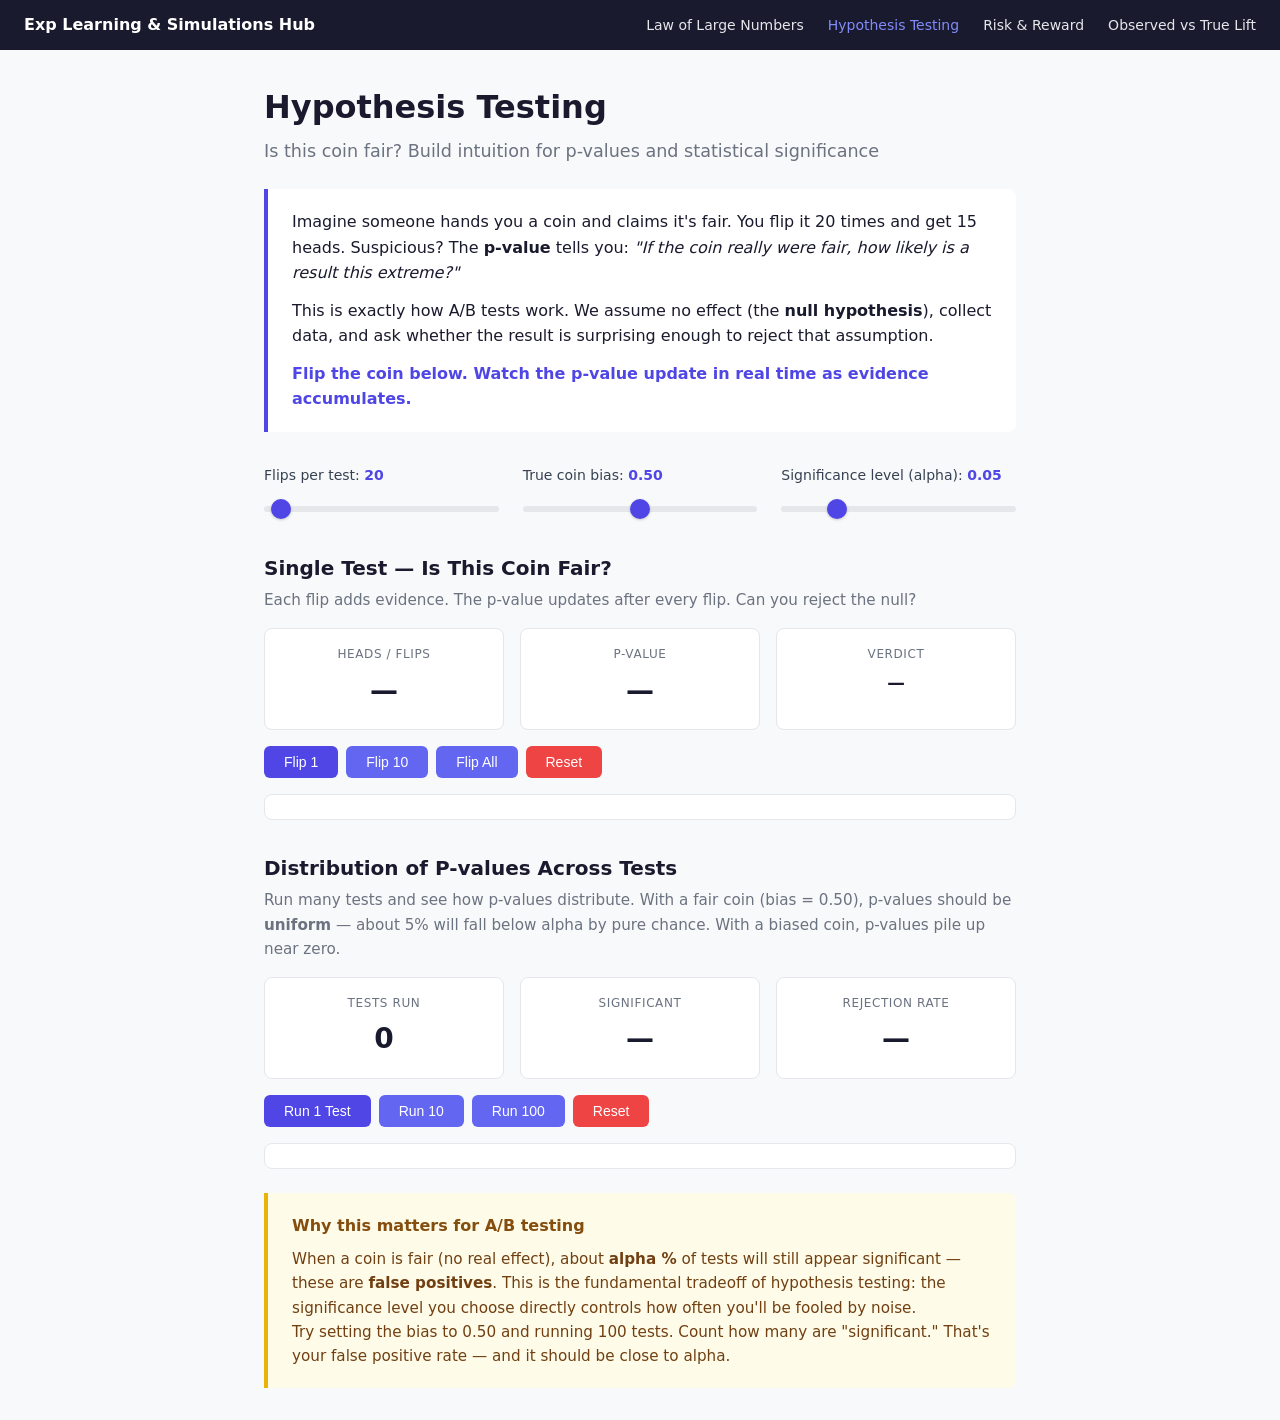
<file: docs/modules/hypothesis-testing.html>
<!DOCTYPE html>
<html lang="en">
<head>
  <meta charset="UTF-8">
  <meta name="viewport" content="width=device-width, initial-scale=1.0">
  <title>Hypothesis Testing — Experimentation Learning and Simulations Hub</title>
  <script src="https://d3js.org/d3.v7.min.js"></script>
  <link rel="stylesheet" href="../style.css">
  <script src="../js/nav.js"></script>
  <script src="../js/chart-utils.js"></script>
</head>
<body>
  <script>renderNav('hypothesis-testing');</script>

  <div class="container">
    <header>
      <h1>Hypothesis Testing</h1>
      <p class="subtitle">Is this coin fair? Build intuition for p-values and statistical significance</p>
    </header>

    <section class="explainer">
      <p>Imagine someone hands you a coin and claims it's fair. You flip it 20 times and get 15 heads.
         Suspicious? The <strong>p-value</strong> tells you: <em>"If the coin really were fair,
         how likely is a result this extreme?"</em></p>
      <p>This is exactly how A/B tests work. We assume no effect (the <strong>null hypothesis</strong>),
         collect data, and ask whether the result is surprising enough to reject that assumption.</p>
      <p class="highlight">Flip the coin below. Watch the p-value update in real time as evidence accumulates.</p>
    </section>

    <div class="controls">
      <div class="slider-group">
        <label>Flips per test: <span id="flipsValue">20</span></label>
        <input type="range" id="numFlips" min="5" max="500" value="20" step="5">
      </div>
      <div class="slider-group">
        <label>True coin bias: <span id="biasValue">0.50</span></label>
        <input type="range" id="coinBias" min="0.30" max="0.70" value="0.50" step="0.01">
      </div>
      <div class="slider-group">
        <label>Significance level (alpha): <span id="alphaValue">0.05</span></label>
        <input type="range" id="alpha" min="0.01" max="0.20" value="0.05" step="0.01">
      </div>
    </div>

    <!-- SINGLE TEST -->
    <h2 class="section-title">Single Test — Is This Coin Fair?</h2>
    <p class="section-desc">Each flip adds evidence. The p-value updates after every flip. Can you reject the null?</p>

    <div class="metrics">
      <div class="metric-card"><div class="metric-label">Heads / Flips</div><div class="metric-value" id="headsCount">—</div></div>
      <div class="metric-card"><div class="metric-label">P-value</div><div class="metric-value" id="pValue">—</div></div>
      <div class="metric-card">
        <div class="metric-label">Verdict</div>
        <div class="metric-value" id="verdict" style="font-size: 1.1rem;">—</div>
      </div>
    </div>

    <div class="chart-actions">
      <button id="flipOne">Flip 1</button>
      <button id="flipTen" class="btn-secondary">Flip 10</button>
      <button id="flipAll" class="btn-secondary">Flip All</button>
      <button id="resetFlips" class="btn-danger">Reset</button>
    </div>

    <div class="chart-wrap" id="pvalueWrap">
      <div id="pvalueChart"></div>
      <div class="tooltip-d3" id="pvalueTooltip"></div>
    </div>

    <!-- DISTRIBUTION OF P-VALUES -->
    <h2 class="section-title">Distribution of P-values Across Tests</h2>
    <p class="section-desc">Run many tests and see how p-values distribute. With a fair coin (bias = 0.50),
       p-values should be <strong>uniform</strong> — about 5% will fall below alpha by pure chance.
       With a biased coin, p-values pile up near zero.</p>

    <div class="metrics">
      <div class="metric-card"><div class="metric-label">Tests Run</div><div class="metric-value" id="testCount">0</div></div>
      <div class="metric-card"><div class="metric-label">Significant</div><div class="metric-value" id="sigCount">—</div></div>
      <div class="metric-card"><div class="metric-label">Rejection Rate</div><div class="metric-value" id="rejRate">—</div></div>
    </div>

    <div class="chart-actions">
      <button id="runOne">Run 1 Test</button>
      <button id="runTen" class="btn-secondary">Run 10</button>
      <button id="runHundred" class="btn-secondary">Run 100</button>
      <button id="resetTests" class="btn-danger">Reset</button>
    </div>

    <div class="chart-wrap" id="distWrap">
      <div id="distChart"></div>
      <div class="tooltip-d3" id="distTooltip"></div>
    </div>
    <div id="lastP" class="last-sample" style="display:none">&#9654; Last p-value: <strong id="lastPValue"></strong></div>

    <section class="takeaway">
      <h3>Why this matters for A/B testing</h3>
      <p>When a coin is fair (no real effect), about <strong>alpha %</strong> of tests will still appear significant —
         these are <strong>false positives</strong>. This is the fundamental tradeoff of hypothesis testing:
         the significance level you choose directly controls how often you'll be fooled by noise.</p>
      <p>Try setting the bias to 0.50 and running 100 tests. Count how many are "significant."
         That's your false positive rate — and it should be close to alpha.</p>
    </section>
  </div>

  <script>
    // --- State ---
    let numFlips = 20, bias = 0.50, alpha = 0.05;
    let flips = []; // array of 0/1 for current single test
    let pvalueTests = []; // array of p-values from completed tests

    // --- P-value calculation (two-sided binomial test approximation using normal) ---
    // For exact: use sum of binomial PMFs. For speed, use normal approximation.
    function binomialPValue(heads, n) {
      if (n === 0) return 1;
      const p0 = 0.5; // null hypothesis: fair coin
      const expected = n * p0;
      const std = Math.sqrt(n * p0 * (1 - p0));
      if (std === 0) return 1;
      const z = Math.abs(heads - expected) / std;
      // Two-sided p-value using normal approximation
      return 2 * (1 - normalCDF(z));
    }

    function normalCDF(z) {
      // Abramowitz & Stegun approximation
      const a1 = 0.254829592, a2 = -0.284496736, a3 = 1.421413741, a4 = -1.453152027, a5 = 1.061405429;
      const p = 0.3275911;
      const sign = z < 0 ? -1 : 1;
      z = Math.abs(z);
      const t = 1.0 / (1.0 + p * z);
      const y = 1.0 - (((((a5 * t + a4) * t) + a3) * t + a2) * t + a1) * t * Math.exp(-z * z / 2);
      return 0.5 * (1.0 + sign * y);
    }

    // =================== SINGLE TEST: P-VALUE OVER FLIPS ===================
    const pc = createChart('#pvalueChart');
    addAxisLabels(pc, 'Flip #', 'P-value');

    const pLineGen = d3.line().x(d => pc.x(d.x)).y(d => pc.y(d.y)).curve(d3.curveStepAfter);
    const pMainPath = pc.g.append('path').attr('fill', 'none').attr('stroke', '#4F46E5').attr('stroke-width', 2);

    // Alpha threshold line
    const alphaLine = pc.g.append('line').attr('stroke', '#EF4444').attr('stroke-width', 2).attr('stroke-dasharray', '8 4');
    const alphaLabel = pc.g.append('text').attr('fill', '#EF4444').attr('font-size', 12);

    // Shaded rejection region
    const rejectRect = pc.g.append('rect').attr('fill', '#FEE2E2').attr('opacity', 0.5);

    const pHover = addLineHover(pc, '#pvalueWrap', document.getElementById('pvalueTooltip'), {
      formatTooltip: d => `Flip #${d.x}<br>Heads: ${d.heads}/${d.x} (${(d.heads/d.x*100).toFixed(0)}%)<br>P-value: ${d.y.toFixed(4)}`
    });

    function updateSingleTest() {
      const n = flips.length;
      const heads = flips.reduce((a, b) => a + b, 0);
      const pval = binomialPValue(heads, n);

      document.getElementById('headsCount').textContent = n > 0 ? `${heads} / ${n}` : '—';
      document.getElementById('pValue').textContent = n > 0 ? pval.toFixed(4) : '—';
      const verdictEl = document.getElementById('verdict');
      if (n === 0) { verdictEl.textContent = '—'; verdictEl.style.color = '#1a1a2e'; }
      else if (pval < alpha) { verdictEl.textContent = 'Reject H₀ (significant)'; verdictEl.style.color = '#EF4444'; }
      else { verdictEl.textContent = 'Fail to reject H₀'; verdictEl.style.color = '#6b7280'; }

      // Build cumulative p-value data
      const data = [];
      let cumHeads = 0;
      for (let i = 0; i < n; i++) {
        cumHeads += flips[i];
        const p = binomialPValue(cumHeads, i + 1);
        data.push({ x: i + 1, y: p, heads: cumHeads });
      }
      pHover.update(data);

      updateAxes(pc, [1, Math.max(numFlips, n)], [0, 1], { yTicks: 5, yFormat: d3.format('.2f') });
      const t = d3.transition().duration(200);

      pMainPath.datum(data).transition(t).attr('d', pLineGen);

      // Alpha line + rejection region
      alphaLine.attr('x1', 0).attr('x2', pc.width).attr('y1', pc.y(alpha)).attr('y2', pc.y(alpha));
      alphaLabel.attr('x', pc.width - 5).attr('y', pc.y(alpha) - 5).attr('text-anchor', 'end').text(`α = ${alpha}`);
      rejectRect.attr('x', 0).attr('width', pc.width).attr('y', pc.y(alpha)).attr('height', pc.height - pc.y(alpha));
    }

    function doFlips(count) {
      const remaining = numFlips - flips.length;
      const todo = Math.min(count, remaining);
      for (let i = 0; i < todo; i++) flips.push(Math.random() < bias ? 1 : 0);
      updateSingleTest();
    }

    function resetFlips() { flips = []; updateSingleTest(); }

    // =================== DISTRIBUTION OF P-VALUES ===================
    const dc = createChart('#distChart');
    addAxisLabels(dc, 'P-value', 'Count');
    dc.x.domain([0, 1]);

    const dBarsG = dc.g.append('g');
    const dAlphaLine = dc.g.append('line').attr('stroke', '#EF4444').attr('stroke-width', 2).attr('stroke-dasharray', '8 4');
    const dAlphaLabel = dc.g.append('text').attr('fill', '#EF4444').attr('font-size', 12);
    const dAlphaRect = dc.g.append('rect').attr('fill', '#FEE2E2').attr('opacity', 0.4);
    const dTooltip = document.getElementById('distTooltip');

    const P_BIN_W = 0.05, P_NUM_BINS = 20;

    function runFullTest() {
      let heads = 0;
      for (let i = 0; i < numFlips; i++) if (Math.random() < bias) heads++;
      return binomialPValue(heads, numFlips);
    }

    function updateDistChart() {
      const count = pvalueTests.length;
      document.getElementById('testCount').textContent = count.toLocaleString();

      const bins = new Array(P_NUM_BINS).fill(0);
      let sigCount = 0;
      pvalueTests.forEach(p => {
        bins[Math.min(Math.floor(p / P_BIN_W), P_NUM_BINS - 1)]++;
        if (p < alpha) sigCount++;
      });
      const maxCount = d3.max(bins) || 1;

      document.getElementById('sigCount').textContent = count ? sigCount.toLocaleString() : '—';
      document.getElementById('rejRate').textContent = count ? (sigCount / count * 100).toFixed(1) + '%' : '—';

      if (count > 0) {
        document.getElementById('lastPValue').textContent = pvalueTests[count - 1].toFixed(4);
        document.getElementById('lastP').style.display = 'inline-block';
      } else {
        document.getElementById('lastP').style.display = 'none';
      }

      updateAxes(dc, [0, 1], [0, Math.max(maxCount, 1)], { xTicks: 10, xFormat: d3.format('.2f') });

      const lastBin = count > 0 ? Math.min(Math.floor(pvalueTests[count - 1] / P_BIN_W), P_NUM_BINS - 1) : -1;
      const alphaBinEnd = Math.ceil(alpha / P_BIN_W);
      const barData = bins.map((c, i) => ({ idx: i, count: c, center: i * P_BIN_W + P_BIN_W / 2 }));
      const t = d3.transition().duration(200);

      const bars = dBarsG.selectAll('rect').data(barData, d => d.idx);
      bars.enter().append('rect')
        .attr('x', d => dc.x(d.idx * P_BIN_W) + 1)
        .attr('width', Math.max(dc.x(P_BIN_W) - dc.x(0) - 2, 1))
        .attr('y', dc.height).attr('height', 0).attr('rx', 1)
        .on('mousemove', function(event, d) {
          const wr = document.getElementById('distWrap').getBoundingClientRect();
          const cr = document.getElementById('distChart').getBoundingClientRect();
          dTooltip.style.opacity = '1';
          dTooltip.innerHTML = `p: ${(d.idx * P_BIN_W).toFixed(2)}–${((d.idx + 1) * P_BIN_W).toFixed(2)}<br>Count: ${d.count}`;
          dTooltip.style.left = (cr.left - wr.left + dc.margin.left + dc.x(d.center) + 12) + 'px';
          dTooltip.style.top = (cr.top - wr.top + dc.margin.top + dc.y(d.count) - 30) + 'px';
        })
        .on('mouseleave', () => dTooltip.style.opacity = '0')
        .merge(bars).transition(t)
        .attr('x', d => dc.x(d.idx * P_BIN_W) + 1)
        .attr('width', Math.max(dc.x(P_BIN_W) - dc.x(0) - 2, 1))
        .attr('y', d => dc.y(d.count))
        .attr('height', d => dc.height - dc.y(d.count))
        .attr('fill', d => d.idx === lastBin ? '#818CF8' : (d.idx < alphaBinEnd ? '#F87171' : '#4F46E5'))
        .attr('stroke', '#3730A3').attr('stroke-width', 0.5);
      bars.exit().remove();

      // Alpha region
      dAlphaLine.attr('x1', dc.x(alpha)).attr('x2', dc.x(alpha)).attr('y1', 0).attr('y2', dc.height);
      dAlphaLabel.attr('x', dc.x(alpha) + 4).attr('y', 12).attr('text-anchor', 'start').text(`α = ${alpha}`);
      dAlphaRect.attr('x', 0).attr('width', dc.x(alpha)).attr('y', 0).attr('height', dc.height);
    }

    function runTests(count) {
      for (let i = 0; i < count; i++) pvalueTests.push(runFullTest());
      updateDistChart();
    }

    function resetTests() { pvalueTests = []; updateDistChart(); }

    // --- Wiring ---
    const flipsSlider = document.getElementById('numFlips');
    const biasSlider = document.getElementById('coinBias');
    const alphaSlider = document.getElementById('alpha');

    flipsSlider.addEventListener('input', () => { numFlips = parseInt(flipsSlider.value); document.getElementById('flipsValue').textContent = numFlips; resetFlips(); resetTests(); });
    biasSlider.addEventListener('input', () => { bias = parseFloat(biasSlider.value); document.getElementById('biasValue').textContent = bias.toFixed(2); resetFlips(); resetTests(); });
    alphaSlider.addEventListener('input', () => { alpha = parseFloat(alphaSlider.value); document.getElementById('alphaValue').textContent = alpha.toFixed(2); updateSingleTest(); updateDistChart(); });

    holdToRepeat(document.getElementById('flipOne'), () => doFlips(1));
    document.getElementById('flipTen').addEventListener('click', () => doFlips(10));
    document.getElementById('flipAll').addEventListener('click', () => doFlips(numFlips));
    document.getElementById('resetFlips').addEventListener('click', resetFlips);

    holdToRepeat(document.getElementById('runOne'), () => runTests(1));
    document.getElementById('runTen').addEventListener('click', () => runTests(10));
    document.getElementById('runHundred').addEventListener('click', () => runTests(100));
    document.getElementById('resetTests').addEventListener('click', resetTests);

    // Initial render
    updateSingleTest();
    updateDistChart();
  </script>
</body>
</html>
</file>
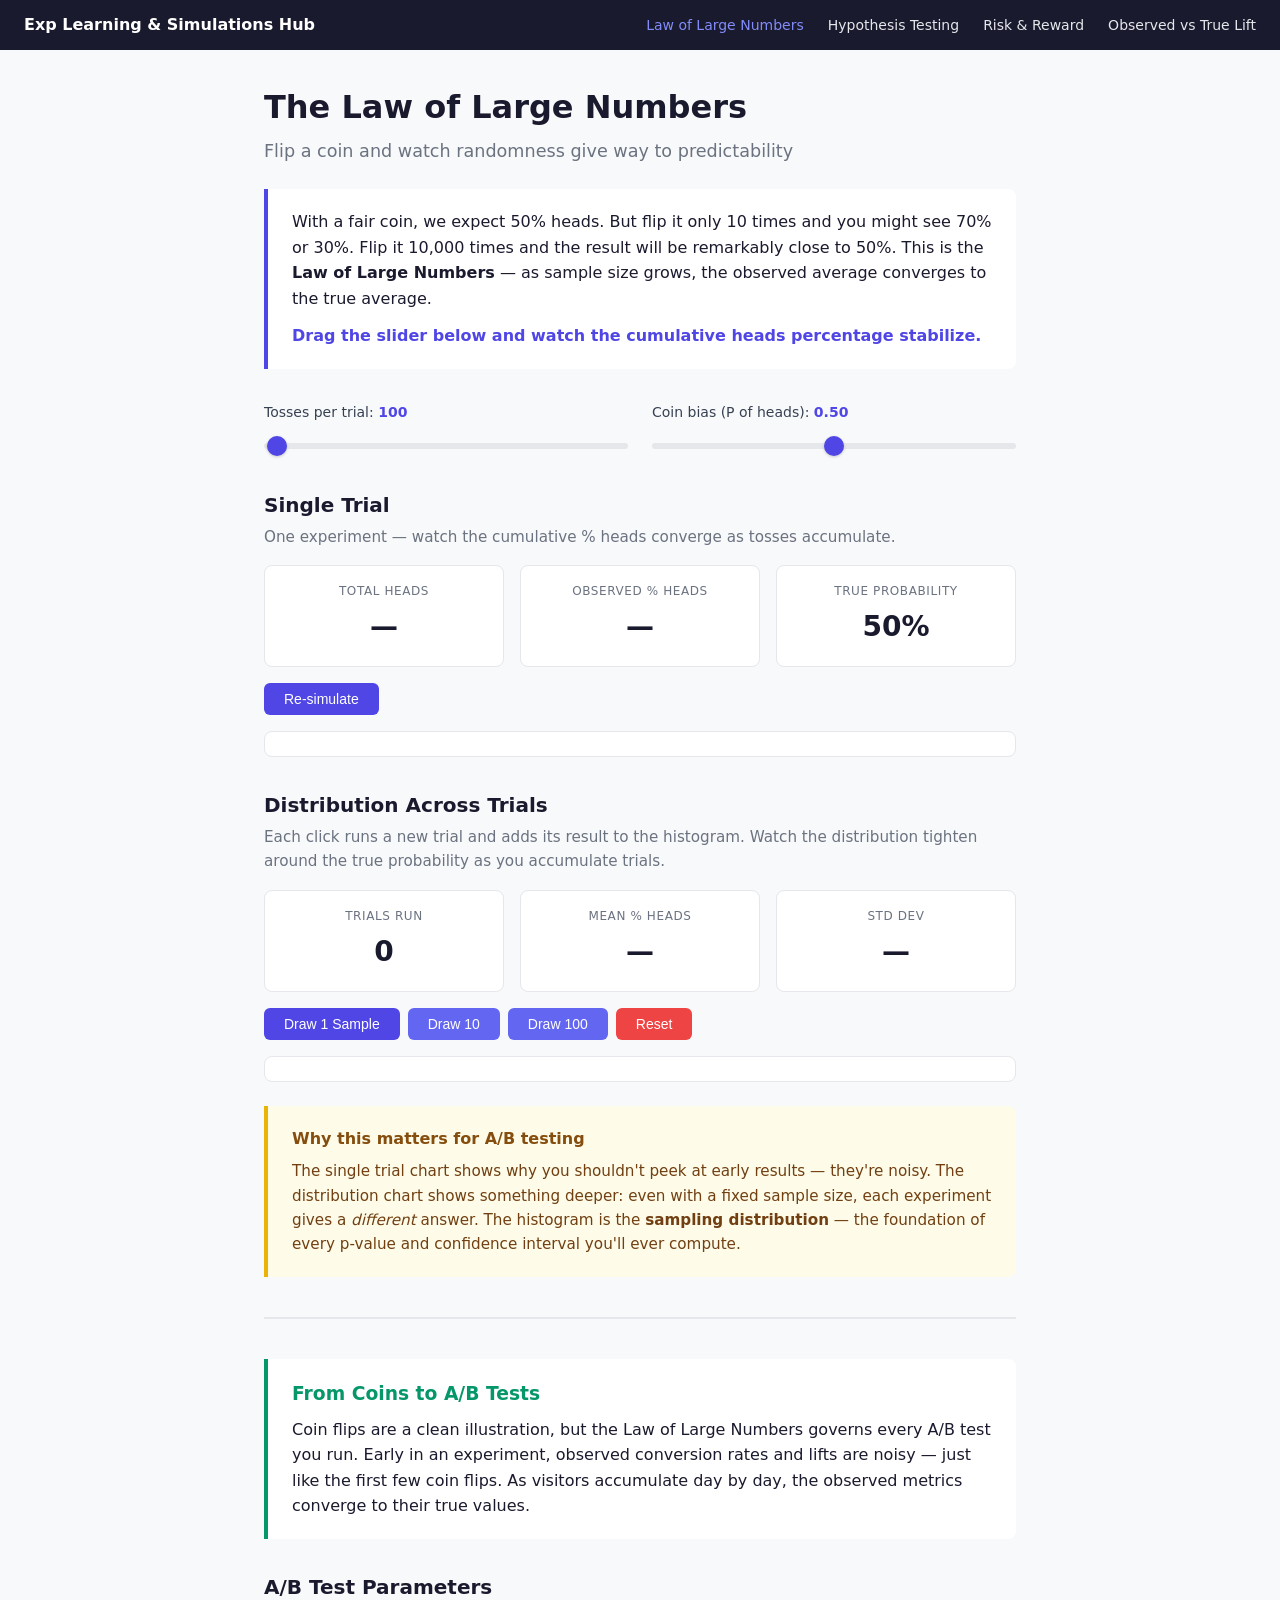
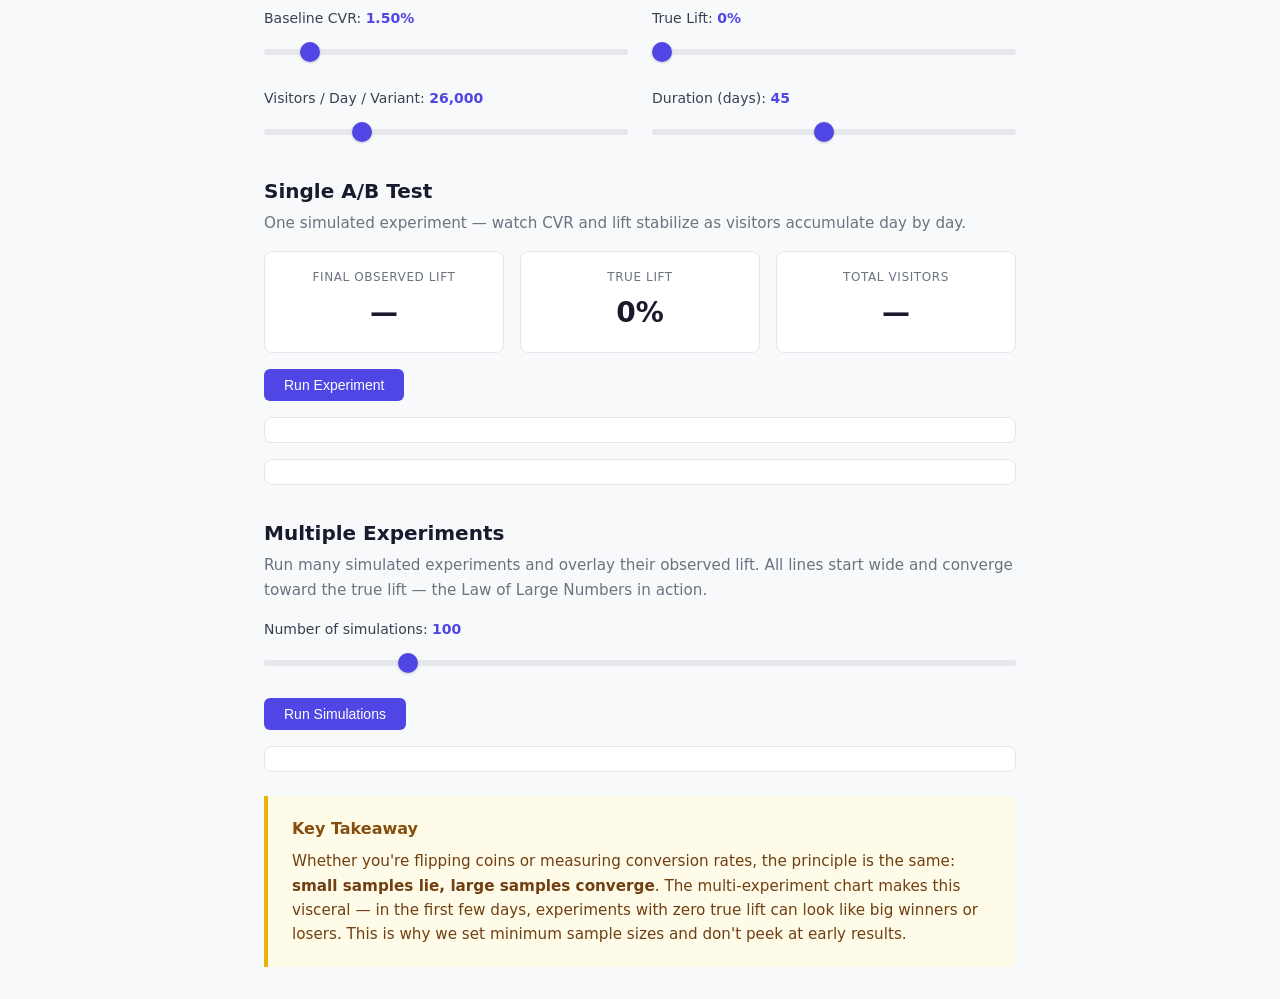
<file: docs/modules/law-of-large-numbers.html>
<!DOCTYPE html>
<html lang="en">
<head>
  <meta charset="UTF-8">
  <meta name="viewport" content="width=device-width, initial-scale=1.0">
  <title>Law of Large Numbers — Experimentation Learning and Simulations Hub</title>
  <script src="https://d3js.org/d3.v7.min.js"></script>
  <link rel="stylesheet" href="../style.css">
  <script src="../js/nav.js"></script>
  <script src="../js/chart-utils.js"></script>
</head>
<body>
  <script>renderNav('law-of-large-numbers');</script>

  <div class="container">
    <header>
      <h1>The Law of Large Numbers</h1>
      <p class="subtitle">Flip a coin and watch randomness give way to predictability</p>
    </header>

    <section class="explainer">
      <p>With a fair coin, we expect 50% heads. But flip it only 10 times and you might see 70% or 30%.
         Flip it 10,000 times and the result will be remarkably close to 50%.
         This is the <strong>Law of Large Numbers</strong> — as sample size grows, the observed average converges to the true average.</p>
      <p class="highlight">Drag the slider below and watch the cumulative heads percentage stabilize.</p>
    </section>

    <div class="controls">
      <div class="slider-group">
        <label>Tosses per trial: <span id="tossesValue">100</span></label>
        <input type="range" id="numTosses" min="10" max="10000" value="100" step="10">
      </div>
      <div class="slider-group">
        <label>Coin bias (P of heads): <span id="biasValue">0.50</span></label>
        <input type="range" id="coinBias" min="0.01" max="0.99" value="0.50" step="0.01">
      </div>
    </div>

    <!-- SINGLE TRIAL -->
    <h2 class="section-title">Single Trial</h2>
    <p class="section-desc">One experiment — watch the cumulative % heads converge as tosses accumulate.</p>
    <div class="metrics">
      <div class="metric-card"><div class="metric-label">Total Heads</div><div class="metric-value" id="totalHeads">—</div></div>
      <div class="metric-card"><div class="metric-label">Observed % Heads</div><div class="metric-value" id="pctHeads">—</div></div>
      <div class="metric-card"><div class="metric-label">True Probability</div><div class="metric-value" id="trueBias">50%</div></div>
    </div>
    <div class="chart-actions"><button id="resimulate">Re-simulate</button></div>
    <div class="chart-wrap" id="singleWrap">
      <div id="singleChart"></div>
      <div class="tooltip-d3" id="singleTooltip"></div>
    </div>

    <!-- DISTRIBUTION -->
    <h2 class="section-title">Distribution Across Trials</h2>
    <p class="section-desc">Each click runs a new trial and adds its result to the histogram.
       Watch the distribution tighten around the true probability as you accumulate trials.</p>
    <div class="metrics">
      <div class="metric-card"><div class="metric-label">Trials Run</div><div class="metric-value" id="trialCount">0</div></div>
      <div class="metric-card"><div class="metric-label">Mean % Heads</div><div class="metric-value" id="trialMean">—</div></div>
      <div class="metric-card"><div class="metric-label">Std Dev</div><div class="metric-value" id="trialStd">—</div></div>
    </div>
    <div class="chart-actions">
      <button id="drawOne">Draw 1 Sample</button>
      <button id="drawTen" class="btn-secondary">Draw 10</button>
      <button id="drawHundred" class="btn-secondary">Draw 100</button>
      <button id="resetTrials" class="btn-danger">Reset</button>
    </div>
    <div class="chart-wrap" id="distWrap">
      <div id="distChart"></div>
      <div class="tooltip-d3" id="distTooltip"></div>
    </div>
    <div id="lastSample" class="last-sample" style="display:none">&#9654; Last sample: <strong id="lastSampleValue"></strong></div>

    <section class="takeaway">
      <h3>Why this matters for A/B testing</h3>
      <p>The single trial chart shows why you shouldn't peek at early results — they're noisy.
         The distribution chart shows something deeper: even with a fixed sample size, each experiment
         gives a <em>different</em> answer. The histogram is the <strong>sampling distribution</strong> —
         the foundation of every p-value and confidence interval you'll ever compute.</p>
    </section>

    <!-- === A/B TEST SECTION === -->
    <hr style="border: none; border-top: 2px solid #e5e7eb; margin: 2.5rem 0;">

    <section class="explainer" style="border-left-color: #059669;">
      <h3 style="margin-bottom: 0.5rem; color: #059669;">From Coins to A/B Tests</h3>
      <p>Coin flips are a clean illustration, but the Law of Large Numbers governs every A/B test you run.
         Early in an experiment, observed conversion rates and lifts are noisy — just like the first few coin flips.
         As visitors accumulate day by day, the observed metrics converge to their true values.</p>
    </section>

    <!-- A/B TEST CONTROLS -->
    <h2 class="section-title">A/B Test Parameters</h2>
    <div class="controls">
      <div class="slider-group">
        <label>Baseline CVR: <span id="cvrValue">1.50%</span></label>
        <input type="range" id="baseCvr" min="0.5" max="10" value="1.5" step="0.1">
      </div>
      <div class="slider-group">
        <label>True Lift: <span id="liftValue">0%</span></label>
        <input type="range" id="trueLift" min="0" max="30" value="0" step="1">
      </div>
    </div>
    <div class="controls">
      <div class="slider-group">
        <label>Visitors / Day / Variant: <span id="vpdValue">26,000</span></label>
        <input type="range" id="vpd" min="500" max="100000" value="26000" step="500">
      </div>
      <div class="slider-group">
        <label>Duration (days): <span id="daysValue">45</span></label>
        <input type="range" id="abDays" min="5" max="90" value="45" step="1">
      </div>
    </div>

    <!-- SINGLE A/B TEST -->
    <h2 class="section-title">Single A/B Test</h2>
    <p class="section-desc">One simulated experiment — watch CVR and lift stabilize as visitors accumulate day by day.</p>
    <div class="metrics">
      <div class="metric-card"><div class="metric-label">Final Observed Lift</div><div class="metric-value" id="abObsLift">—</div></div>
      <div class="metric-card"><div class="metric-label">True Lift</div><div class="metric-value" id="abTrueLift">0%</div></div>
      <div class="metric-card"><div class="metric-label">Total Visitors</div><div class="metric-value" id="abTotalVis">—</div></div>
    </div>
    <div class="chart-actions"><button id="abResim">Run Experiment</button></div>
    <div class="chart-wrap" id="cvrWrap">
      <div id="cvrChart"></div>
      <div class="tooltip-d3" id="cvrTooltip"></div>
    </div>
    <div class="chart-wrap" id="liftWrap">
      <div id="liftChart"></div>
      <div class="tooltip-d3" id="liftTooltip"></div>
    </div>

    <!-- MULTI-EXPERIMENT OVERLAY -->
    <h2 class="section-title">Multiple Experiments</h2>
    <p class="section-desc">Run many simulated experiments and overlay their observed lift.
       All lines start wide and converge toward the true lift — the Law of Large Numbers in action.</p>
    <div class="controls">
      <div class="slider-group">
        <label>Number of simulations: <span id="nSimsValue">100</span></label>
        <input type="range" id="nSims" min="10" max="500" value="100" step="10">
      </div>
    </div>
    <div class="chart-actions"><button id="runMulti">Run Simulations</button></div>
    <div class="chart-wrap" id="multiWrap">
      <div id="multiChart"></div>
      <div class="tooltip-d3" id="multiTooltip"></div>
    </div>

    <section class="takeaway">
      <h3>Key Takeaway</h3>
      <p>Whether you're flipping coins or measuring conversion rates, the principle is the same:
         <strong>small samples lie, large samples converge</strong>. The multi-experiment chart makes this visceral —
         in the first few days, experiments with zero true lift can look like big winners or losers.
         This is why we set minimum sample sizes and don't peek at early results.</p>
    </section>
  </div>

  <script>
    // --- State ---
    let numTosses = 100, bias = 0.50, trialResults = [];

    // --- Single Trial Chart (uses shared utils) ---
    const sc = createChart('#singleChart');
    addAxisLabels(sc, 'Toss #', '% Heads');

    const lineGen = d3.line().x(d => sc.x(d.x)).y(d => sc.y(d.y));
    const mainPath = sc.g.append('path').attr('fill', 'none').attr('stroke', '#4F46E5').attr('stroke-width', 2);
    const refPath = sc.g.append('path').attr('fill', 'none').attr('stroke', '#EF4444').attr('stroke-width', 2).attr('stroke-dasharray', '8 4');

    // Legend
    const leg = sc.g.append('g').attr('transform', `translate(${sc.width - 210}, 10)`).style('font-size', '12px');
    leg.append('line').attr('x1',0).attr('y1',7).attr('x2',20).attr('y2',7).attr('stroke','#4F46E5').attr('stroke-width',2);
    leg.append('text').attr('x',26).attr('y',11).text('Cumulative % Heads');
    leg.append('line').attr('x1',0).attr('y1',27).attr('x2',20).attr('y2',27).attr('stroke','#EF4444').attr('stroke-width',2).attr('stroke-dasharray','8 4');
    const refText = leg.append('text').attr('x',26).attr('y',31);

    const hover = addLineHover(sc, '#singleWrap', document.getElementById('singleTooltip'), {
      formatTooltip: d => `Toss #${d.x.toLocaleString()}<br>% Heads: ${d.y.toFixed(1)}%`
    });

    function simulateSingle() {
      const data = [];
      let cum = 0;
      for (let i = 0; i < numTosses; i++) { cum += (Math.random() < bias) ? 1 : 0; data.push({ x: i + 1, y: (cum / (i + 1)) * 100 }); }
      hover.update(data);

      document.getElementById('totalHeads').textContent = cum.toLocaleString();
      document.getElementById('pctHeads').textContent = (cum / numTosses * 100).toFixed(1) + '%';
      document.getElementById('trueBias').textContent = (bias * 100).toFixed(0) + '%';

      updateAxes(sc, [1, numTosses], [0, 100], { xTicks: Math.min(numTosses, 10), yFormat: d => d + '%' });
      const t = d3.transition().duration(300);
      mainPath.datum(data).transition(t).attr('d', lineGen);
      refPath.datum([{ x: 1, y: bias * 100 }, { x: numTosses, y: bias * 100 }]).transition(t).attr('d', lineGen);
      refText.text(`True probability (${(bias * 100).toFixed(0)}%)`);
    }

    // --- Distribution Chart (uses shared utils) ---
    const dc = createChart('#distChart');
    addAxisLabels(dc, '% Heads', 'Count');

    const barsG = dc.g.append('g');
    const refLineD = dc.g.append('line').attr('stroke','#EF4444').attr('stroke-width',2).attr('stroke-dasharray','8 4');
    const meanLineD = dc.g.append('line').attr('stroke','#10B981').attr('stroke-width',2).attr('stroke-dasharray','4 3').style('opacity',0);
    const refLabelD = dc.g.append('text').attr('fill','#EF4444').attr('font-size',12).attr('text-anchor','middle');
    const meanLabelD = dc.g.append('text').attr('fill','#10B981').attr('font-size',12).attr('text-anchor','middle').style('opacity',0);
    const dTooltip = document.getElementById('distTooltip');

    const NUM_BINS = 40;

    function computeDistRange() {
      const biasPct = bias * 100;
      const theoStd = Math.sqrt(bias * (1 - bias) / numTosses) * 100;
      const pad = Math.max(theoStd * 4, 1);
      let lo = biasPct - pad, hi = biasPct + pad;
      if (trialResults.length > 0) {
        const dMin = Math.min(...trialResults);
        const dMax = Math.max(...trialResults);
        lo = Math.min(lo, dMin - theoStd * 0.5);
        hi = Math.max(hi, dMax + theoStd * 0.5);
      }
      lo = Math.max(0, lo); hi = Math.min(100, hi);
      if (hi - lo < 0.5) { const m = (hi + lo) / 2; lo = Math.max(0, m - 0.25); hi = Math.min(100, m + 0.25); }
      return [lo, hi];
    }

    function updateDistChart() {
      const biasPct = bias * 100, count = trialResults.length;
      document.getElementById('trialCount').textContent = count.toLocaleString();

      const [xMin, xMax] = computeDistRange();
      const binW = (xMax - xMin) / NUM_BINS;
      const range = xMax - xMin;
      const decimals = range < 2 ? 3 : (range < 10 ? 2 : (range < 40 ? 1 : 0));

      const bins = new Array(NUM_BINS).fill(0);
      trialResults.forEach(v => {
        const idx = Math.floor((v - xMin) / binW);
        if (idx >= 0 && idx < NUM_BINS) bins[idx]++;
      });
      const maxCount = d3.max(bins) || 1;

      let m = 0, s = 0;
      if (count > 0) {
        m = trialResults.reduce((a, b) => a + b, 0) / count;
        s = Math.sqrt(trialResults.reduce((a, b) => a + (b - m) ** 2, 0) / count);
      }
      document.getElementById('trialMean').textContent = count ? m.toFixed(Math.max(1, decimals)) + '%' : '—';
      document.getElementById('trialStd').textContent = count ? s.toFixed(Math.max(2, decimals)) + '%' : '—';

      if (count > 0) {
        document.getElementById('lastSampleValue').textContent = trialResults[count - 1].toFixed(Math.max(1, decimals)) + '%';
        document.getElementById('lastSample').style.display = 'inline-block';
      } else {
        document.getElementById('lastSample').style.display = 'none';
      }

      updateAxes(dc, [xMin, xMax], [0, Math.max(maxCount, 1)], { xFormat: d => d.toFixed(decimals) + '%' });

      let lastBin = -1;
      if (count > 0) {
        const li = Math.floor((trialResults[count - 1] - xMin) / binW);
        if (li >= 0 && li < NUM_BINS) lastBin = li;
      }
      const barData = bins.map((c, i) => ({ idx: i, count: c, lo: xMin + i * binW, hi: xMin + (i + 1) * binW, center: xMin + i * binW + binW / 2 }));
      const t = d3.transition().duration(200);

      const bars = barsG.selectAll('rect').data(barData, d => d.idx);
      bars.enter().append('rect')
        .attr('x', d => dc.x(d.lo) + 1)
        .attr('width', Math.max(dc.x(xMin + binW) - dc.x(xMin) - 2, 1))
        .attr('y', dc.height).attr('height', 0).attr('rx', 1)
        .on('mousemove', function(event, d) {
          const wr = document.getElementById('distWrap').getBoundingClientRect();
          const cr = document.getElementById('distChart').getBoundingClientRect();
          dTooltip.style.opacity = '1';
          dTooltip.innerHTML = `${d.lo.toFixed(decimals)}–${d.hi.toFixed(decimals)}% heads<br>Count: ${d.count}`;
          dTooltip.style.left = (cr.left - wr.left + dc.margin.left + dc.x(d.center) + 12) + 'px';
          dTooltip.style.top = (cr.top - wr.top + dc.margin.top + dc.y(d.count) - 30) + 'px';
        })
        .on('mouseleave', () => dTooltip.style.opacity = '0')
        .merge(bars).transition(t)
        .attr('x', d => dc.x(d.lo) + 1)
        .attr('width', Math.max(dc.x(xMin + binW) - dc.x(xMin) - 2, 1))
        .attr('y', d => dc.y(d.count))
        .attr('height', d => dc.height - dc.y(d.count))
        .attr('fill', d => d.idx === lastBin ? '#818CF8' : '#4F46E5')
        .attr('stroke', '#3730A3').attr('stroke-width', 0.5);
      bars.exit().remove();

      const biasVisible = biasPct >= xMin && biasPct <= xMax;
      refLineD.attr('x1', dc.x(biasPct)).attr('x2', dc.x(biasPct)).attr('y1', 0).attr('y2', dc.height).style('opacity', biasVisible ? 1 : 0);
      refLabelD.attr('x', dc.x(biasPct)).attr('y', -4).text(`True: ${biasPct.toFixed(decimals)}%`).style('opacity', biasVisible ? 1 : 0);
      if (count > 0) {
        meanLineD.attr('x1', dc.x(m)).attr('x2', dc.x(m)).attr('y1', 0).attr('y2', dc.height).style('opacity', 1);
        meanLabelD.attr('x', dc.x(m)).attr('y', 12).text(`Mean: ${m.toFixed(Math.max(1, decimals))}%`).style('opacity', 1);
      } else { meanLineD.style('opacity', 0); meanLabelD.style('opacity', 0); }
    }

    function drawSamples(count) {
      for (let i = 0; i < count; i++) {
        let h = 0; for (let j = 0; j < numTosses; j++) if (Math.random() < bias) h++;
        trialResults.push((h / numTosses) * 100);
      }
      updateDistChart();
    }

    function resetTrials() { trialResults = []; updateDistChart(); }

    // --- Wiring ---
    const tossesSlider = document.getElementById('numTosses');
    const biasSlider = document.getElementById('coinBias');
    tossesSlider.addEventListener('input', () => { numTosses = parseInt(tossesSlider.value); document.getElementById('tossesValue').textContent = numTosses.toLocaleString(); simulateSingle(); resetTrials(); });
    biasSlider.addEventListener('input', () => { bias = parseFloat(biasSlider.value); document.getElementById('biasValue').textContent = bias.toFixed(2); simulateSingle(); resetTrials(); });
    document.getElementById('resimulate').addEventListener('click', simulateSingle);
    document.getElementById('drawTen').addEventListener('click', () => drawSamples(10));
    document.getElementById('drawHundred').addEventListener('click', () => drawSamples(100));
    document.getElementById('resetTrials').addEventListener('click', resetTrials);
    holdToRepeat(document.getElementById('drawOne'), () => drawSamples(1));

    simulateSingle();
    updateDistChart();

    // ========== A/B TEST SIMULATIONS ==========

    let baseCvrPct = 1.5, trueLiftPct = 0, vpd = 26000, abDays = 45, nSims = 100;

    // Box-Muller normal random
    function randn() {
      let u = 0, v = 0;
      while (u === 0) u = Math.random();
      while (v === 0) v = Math.random();
      return Math.sqrt(-2 * Math.log(u)) * Math.cos(2 * Math.PI * v);
    }

    // Binomial via CLT approximation (accurate for n*p > 5)
    function rbinom(n, p) {
      if (p <= 0) return 0;
      if (p >= 1) return n;
      return Math.max(0, Math.min(n, Math.round(n * p + Math.sqrt(n * p * (1 - p)) * randn())));
    }

    // Simulate one A/B experiment day-by-day
    function simOneAB(cvrC, cvrV, visitorsPerDay, days) {
      let cumC = 0, cumV = 0, cumN = 0;
      const results = [];
      for (let d = 1; d <= days; d++) {
        cumC += rbinom(visitorsPerDay, cvrC);
        cumV += rbinom(visitorsPerDay, cvrV);
        cumN += visitorsPerDay;
        const oc = cumC / cumN, ov = cumV / cumN;
        results.push({ day: d, obsCvrC: oc, obsCvrV: ov, obsLift: oc > 0 ? (ov - oc) / oc : 0 });
      }
      return results;
    }

    // --- CVR Chart ---
    const cc = createChart('#cvrChart');
    addAxisLabels(cc, 'Day', 'CVR');

    const cvrLineGen = d3.line().x(d => cc.x(d.day)).y(d => cc.y(d.val));
    const controlPath = cc.g.append('path').attr('fill', 'none').attr('stroke', '#4F46E5').attr('stroke-width', 2);
    const variantPath = cc.g.append('path').attr('fill', 'none').attr('stroke', '#059669').attr('stroke-width', 2);
    const controlRefL = cc.g.append('line').attr('stroke', '#9ca3af').attr('stroke-width', 1.5).attr('stroke-dasharray', '6 3');
    const variantRefL = cc.g.append('line').attr('stroke', '#9ca3af').attr('stroke-width', 1.5).attr('stroke-dasharray', '6 3');

    const cvrLeg = cc.g.append('g').attr('transform', `translate(${cc.width - 180}, 10)`).style('font-size', '11px');
    cvrLeg.append('line').attr('x1',0).attr('y1',7).attr('x2',18).attr('y2',7).attr('stroke','#4F46E5').attr('stroke-width',2);
    cvrLeg.append('text').attr('x',24).attr('y',11).text('Control CVR');
    cvrLeg.append('line').attr('x1',0).attr('y1',25).attr('x2',18).attr('y2',25).attr('stroke','#059669').attr('stroke-width',2);
    cvrLeg.append('text').attr('x',24).attr('y',29).text('Variant CVR');
    cvrLeg.append('line').attr('x1',0).attr('y1',43).attr('x2',18).attr('y2',43).attr('stroke','#9ca3af').attr('stroke-width',1.5).attr('stroke-dasharray','6 3');
    cvrLeg.append('text').attr('x',24).attr('y',47).text('True CVR');

    // CVR hover
    let abData = [];
    const cvrOverlay = cc.g.append('rect').attr('width', cc.width).attr('height', cc.height).attr('fill', 'none').attr('pointer-events', 'all');
    const cvrHL = cc.g.append('line').attr('stroke', '#9ca3af').attr('stroke-dasharray', '4 3').style('opacity', 0);
    const cvrDotC = cc.g.append('circle').attr('r', 4).attr('fill', '#4F46E5').attr('stroke', '#fff').attr('stroke-width', 2).style('opacity', 0);
    const cvrDotV = cc.g.append('circle').attr('r', 4).attr('fill', '#059669').attr('stroke', '#fff').attr('stroke-width', 2).style('opacity', 0);
    const cvrTipEl = document.getElementById('cvrTooltip');

    cvrOverlay.on('mousemove', function(event) {
      if (!abData.length) return;
      const [mx] = d3.pointer(event);
      const idx = Math.max(0, Math.min(Math.round(cc.x.invert(mx)) - 1, abData.length - 1));
      const d = abData[idx];
      if (!d) return;
      cvrHL.attr('x1', cc.x(d.day)).attr('x2', cc.x(d.day)).attr('y1', 0).attr('y2', cc.height).style('opacity', 1);
      cvrDotC.attr('cx', cc.x(d.day)).attr('cy', cc.y(d.obsCvrC)).style('opacity', 1);
      cvrDotV.attr('cx', cc.x(d.day)).attr('cy', cc.y(d.obsCvrV)).style('opacity', 1);
      const wr = document.getElementById('cvrWrap').getBoundingClientRect();
      const cr = document.querySelector('#cvrChart svg').getBoundingClientRect();
      cvrTipEl.style.opacity = '1';
      cvrTipEl.innerHTML = `Day ${d.day}<br>Control: ${(d.obsCvrC * 100).toFixed(3)}%<br>Variant: ${(d.obsCvrV * 100).toFixed(3)}%`;
      cvrTipEl.style.left = (cr.left - wr.left + cc.margin.left + cc.x(d.day) + 12) + 'px';
      cvrTipEl.style.top = (cr.top - wr.top + cc.margin.top + Math.min(cc.y(d.obsCvrC), cc.y(d.obsCvrV)) - 30) + 'px';
    });
    cvrOverlay.on('mouseleave', () => {
      cvrHL.style('opacity', 0); cvrDotC.style('opacity', 0); cvrDotV.style('opacity', 0);
      cvrTipEl.style.opacity = '0';
    });

    // --- Lift Chart ---
    const lc = createChart('#liftChart');
    addAxisLabels(lc, 'Day', 'Observed Lift');

    const liftLineGen = d3.line().x(d => lc.x(d.x)).y(d => lc.y(d.y));
    const liftPath = lc.g.append('path').attr('fill', 'none').attr('stroke', '#7C3AED').attr('stroke-width', 2);
    const liftRefL = lc.g.append('line').attr('stroke', '#EF4444').attr('stroke-width', 2).attr('stroke-dasharray', '8 4');
    const liftRefTxt = lc.g.append('text').attr('fill', '#EF4444').attr('font-size', 12).attr('text-anchor', 'end');

    const liftHover = addLineHover(lc, '#liftWrap', document.getElementById('liftTooltip'), {
      color: '#7C3AED',
      formatTooltip: d => `Day ${d.x}<br>Observed Lift: ${d.y >= 0 ? '+' : ''}${d.y.toFixed(1)}%`
    });

    // --- Multi-Experiment Chart ---
    const mc = createChart('#multiChart', { height: 400 });
    addAxisLabels(mc, 'Day', 'Observed Lift');

    const multiBandsG = mc.g.append('g');
    const multiLinesG = mc.g.append('g');
    const multiMedianG = mc.g.append('g');
    const multiRefL = mc.g.append('line').attr('stroke', '#000').attr('stroke-width', 2.5).attr('stroke-dasharray', '10 5');
    const multiRefTxt = mc.g.append('text').attr('fill', '#000').attr('font-size', 13).attr('font-weight', '600').attr('text-anchor', 'end');

    const multiHoverL = mc.g.append('line').attr('stroke', '#6b7280').attr('stroke-dasharray', '4 3').style('opacity', 0).style('pointer-events', 'none');
    const multiHoverDot = mc.g.append('circle').attr('r', 5).attr('fill', '#7C3AED').attr('stroke', '#fff').attr('stroke-width', 2).style('opacity', 0).style('pointer-events', 'none');
    const multiOverlay = mc.g.append('rect').attr('width', mc.width).attr('height', mc.height).attr('fill', 'none').attr('pointer-events', 'all');
    const multiTip = document.getElementById('multiTooltip');

    const multiLegend = mc.g.append('g').attr('transform', `translate(${mc.width - 200}, 10)`).style('font-size', '11px');
    multiLegend.append('rect').attr('x',0).attr('y',0).attr('width',18).attr('height',10).attr('fill','#818CF8').attr('fill-opacity', 0.25);
    multiLegend.append('text').attr('x',24).attr('y',9).text('10–90 percentile');
    multiLegend.append('rect').attr('x',0).attr('y',16).attr('width',18).attr('height',10).attr('fill','#4F46E5').attr('fill-opacity', 0.3);
    multiLegend.append('text').attr('x',24).attr('y',25).text('25–75 percentile');
    multiLegend.append('line').attr('x1',0).attr('y1',37).attr('x2',18).attr('y2',37).attr('stroke','#4F46E5').attr('stroke-width',2.5);
    multiLegend.append('text').attr('x',24).attr('y',41).text('Median');

    let multiSims = [];
    let multiAbDays = 0;

    function runSingleAB() {
      const cvrC = baseCvrPct / 100;
      const cvrV = cvrC * (1 + trueLiftPct / 100);
      abData = simOneAB(cvrC, cvrV, vpd, abDays);

      const last = abData[abData.length - 1];
      document.getElementById('abObsLift').textContent = (last.obsLift >= 0 ? '+' : '') + (last.obsLift * 100).toFixed(1) + '%';
      document.getElementById('abTrueLift').textContent = trueLiftPct + '%';
      document.getElementById('abTotalVis').textContent = (abDays * vpd * 2).toLocaleString();

      // CVR chart
      const allCvrs = abData.flatMap(d => [d.obsCvrC, d.obsCvrV]).concat([cvrC, cvrV]);
      const cvrMin = Math.min(...allCvrs), cvrMax = Math.max(...allCvrs);
      const cvrPad = Math.max((cvrMax - cvrMin) * 0.2, 0.0005);
      updateAxes(cc, [1, abDays], [cvrMin - cvrPad, cvrMax + cvrPad], { yFormat: d => (d * 100).toFixed(2) + '%' });

      const t = d3.transition().duration(300);
      controlPath.datum(abData.map(d => ({ day: d.day, val: d.obsCvrC }))).transition(t).attr('d', cvrLineGen);
      variantPath.datum(abData.map(d => ({ day: d.day, val: d.obsCvrV }))).transition(t).attr('d', cvrLineGen);
      controlRefL.attr('x1', cc.x(1)).attr('x2', cc.x(abDays)).attr('y1', cc.y(cvrC)).attr('y2', cc.y(cvrC));
      variantRefL.attr('x1', cc.x(1)).attr('x2', cc.x(abDays)).attr('y1', cc.y(cvrV)).attr('y2', cc.y(cvrV));

      // Lift chart
      const liftData = abData.map(d => ({ x: d.day, y: d.obsLift * 100 }));
      liftHover.update(liftData);
      const allLifts = liftData.map(d => d.y).concat([trueLiftPct]);
      const lMin = Math.min(...allLifts), lMax = Math.max(...allLifts);
      const lPad = Math.max((lMax - lMin) * 0.15, 2);
      updateAxes(lc, [1, abDays], [lMin - lPad, lMax + lPad], { yFormat: d => d.toFixed(0) + '%' });

      liftPath.datum(liftData).transition(t).attr('d', liftLineGen);
      liftRefL.attr('x1', lc.x(1)).attr('x2', lc.x(abDays)).attr('y1', lc.y(trueLiftPct)).attr('y2', lc.y(trueLiftPct));
      liftRefTxt.attr('x', lc.x(abDays)).attr('y', lc.y(trueLiftPct) - 6).text(`True Lift = ${trueLiftPct.toFixed(1)}%`);
    }

    function runMultiAB() {
      const cvrC = baseCvrPct / 100;
      const cvrV = cvrC * (1 + trueLiftPct / 100);

      multiSims = [];
      multiAbDays = abDays;
      let gMin = Infinity, gMax = -Infinity;
      for (let i = 0; i < nSims; i++) {
        const data = simOneAB(cvrC, cvrV, vpd, abDays);
        const series = data.map(d => ({ x: d.day, y: d.obsLift * 100 }));
        multiSims.push(series);
        series.forEach(d => { if (d.y < gMin) gMin = d.y; if (d.y > gMax) gMax = d.y; });
      }

      const perDay = [];
      for (let day = 0; day < abDays; day++) {
        const vals = multiSims.map(s => s[day].y).sort((a, b) => a - b);
        perDay.push({
          day: day + 1,
          p10: d3.quantile(vals, 0.10),
          p25: d3.quantile(vals, 0.25),
          p50: d3.quantile(vals, 0.50),
          p75: d3.quantile(vals, 0.75),
          p90: d3.quantile(vals, 0.90),
        });
      }

      gMin = Math.min(gMin, trueLiftPct);
      gMax = Math.max(gMax, trueLiftPct);
      const pad = Math.max((gMax - gMin) * 0.08, 2);
      updateAxes(mc, [1, abDays], [gMin - pad, gMax + pad], { yFormat: d => d.toFixed(0) + '%' });

      multiBandsG.selectAll('*').remove();
      multiLinesG.selectAll('*').remove();
      multiMedianG.selectAll('*').remove();

      const area90 = d3.area().x(d => mc.x(d.day)).y0(d => mc.y(d.p10)).y1(d => mc.y(d.p90));
      const area50 = d3.area().x(d => mc.x(d.day)).y0(d => mc.y(d.p25)).y1(d => mc.y(d.p75));
      multiBandsG.append('path').datum(perDay).attr('fill', '#818CF8').attr('fill-opacity', 0.2).attr('d', area90);
      multiBandsG.append('path').datum(perDay).attr('fill', '#4F46E5').attr('fill-opacity', 0.25).attr('d', area50);

      const mLineGen = d3.line().x(d => mc.x(d.x)).y(d => mc.y(d.y));
      multiSims.forEach((series, i) => {
        multiLinesG.append('path').datum(series)
          .attr('class', 'sim-line')
          .attr('data-idx', i)
          .attr('fill', 'none').attr('stroke', '#4F46E5').attr('stroke-width', 1).attr('stroke-opacity', 0.12)
          .attr('d', mLineGen);
      });

      const medGen = d3.line().x(d => mc.x(d.day)).y(d => mc.y(d.p50));
      multiMedianG.append('path').datum(perDay).attr('fill', 'none').attr('stroke', '#4F46E5').attr('stroke-width', 2.5).attr('d', medGen);

      multiRefL.attr('x1', mc.x(1)).attr('x2', mc.x(abDays)).attr('y1', mc.y(trueLiftPct)).attr('y2', mc.y(trueLiftPct)).raise();
      multiRefTxt.attr('x', mc.x(abDays)).attr('y', mc.y(trueLiftPct) - 8).text(`True Lift = ${trueLiftPct.toFixed(1)}%`).raise();
      multiLegend.raise();
      multiHoverL.raise();
      multiHoverDot.raise();
      multiOverlay.raise();
    }

    multiOverlay.on('mousemove', function(event) {
      if (!multiSims.length) return;
      const [mx, my] = d3.pointer(event);
      const day = Math.max(1, Math.min(Math.round(mc.x.invert(mx)), multiAbDays));
      const mouseY = mc.y.invert(my);
      let bestIdx = 0, bestDist = Infinity;
      multiSims.forEach((s, i) => {
        const d = Math.abs(s[day - 1].y - mouseY);
        if (d < bestDist) { bestDist = d; bestIdx = i; }
      });
      const bestY = multiSims[bestIdx][day - 1].y;

      multiLinesG.selectAll('.sim-line').attr('stroke-opacity', 0.08).attr('stroke', '#4F46E5').attr('stroke-width', 1);
      multiLinesG.select(`.sim-line[data-idx="${bestIdx}"]`).attr('stroke', '#7C3AED').attr('stroke-opacity', 1).attr('stroke-width', 2).raise();

      multiHoverL.attr('x1', mc.x(day)).attr('x2', mc.x(day)).attr('y1', 0).attr('y2', mc.height).style('opacity', 1);
      multiHoverDot.attr('cx', mc.x(day)).attr('cy', mc.y(bestY)).style('opacity', 1);

      const wr = document.getElementById('multiWrap').getBoundingClientRect();
      const cr = document.querySelector('#multiChart svg').getBoundingClientRect();
      multiTip.style.opacity = '1';
      multiTip.innerHTML = `Sim #${bestIdx + 1} &bull; Day ${day}<br>Observed Lift: ${bestY >= 0 ? '+' : ''}${bestY.toFixed(2)}%`;
      multiTip.style.left = (cr.left - wr.left + mc.margin.left + mc.x(day) + 12) + 'px';
      multiTip.style.top = (cr.top - wr.top + mc.margin.top + mc.y(bestY) - 30) + 'px';
    });
    multiOverlay.on('mouseleave', function() {
      multiLinesG.selectAll('.sim-line').attr('stroke-opacity', 0.12).attr('stroke', '#4F46E5').attr('stroke-width', 1);
      multiHoverL.style('opacity', 0);
      multiHoverDot.style('opacity', 0);
      multiTip.style.opacity = '0';
    });

    // --- A/B Slider Wiring ---
    document.getElementById('baseCvr').addEventListener('input', function() {
      baseCvrPct = parseFloat(this.value);
      document.getElementById('cvrValue').textContent = baseCvrPct.toFixed(2) + '%';
    });
    document.getElementById('trueLift').addEventListener('input', function() {
      trueLiftPct = parseInt(this.value);
      document.getElementById('liftValue').textContent = trueLiftPct + '%';
    });
    document.getElementById('vpd').addEventListener('input', function() {
      vpd = parseInt(this.value);
      document.getElementById('vpdValue').textContent = vpd.toLocaleString();
    });
    document.getElementById('abDays').addEventListener('input', function() {
      abDays = parseInt(this.value);
      document.getElementById('daysValue').textContent = abDays;
    });
    document.getElementById('nSims').addEventListener('input', function() {
      nSims = parseInt(this.value);
      document.getElementById('nSimsValue').textContent = nSims;
    });

    document.getElementById('abResim').addEventListener('click', runSingleAB);
    document.getElementById('runMulti').addEventListener('click', runMultiAB);

    runSingleAB();
    runMultiAB();
  </script>
</body>
</html>
</file>
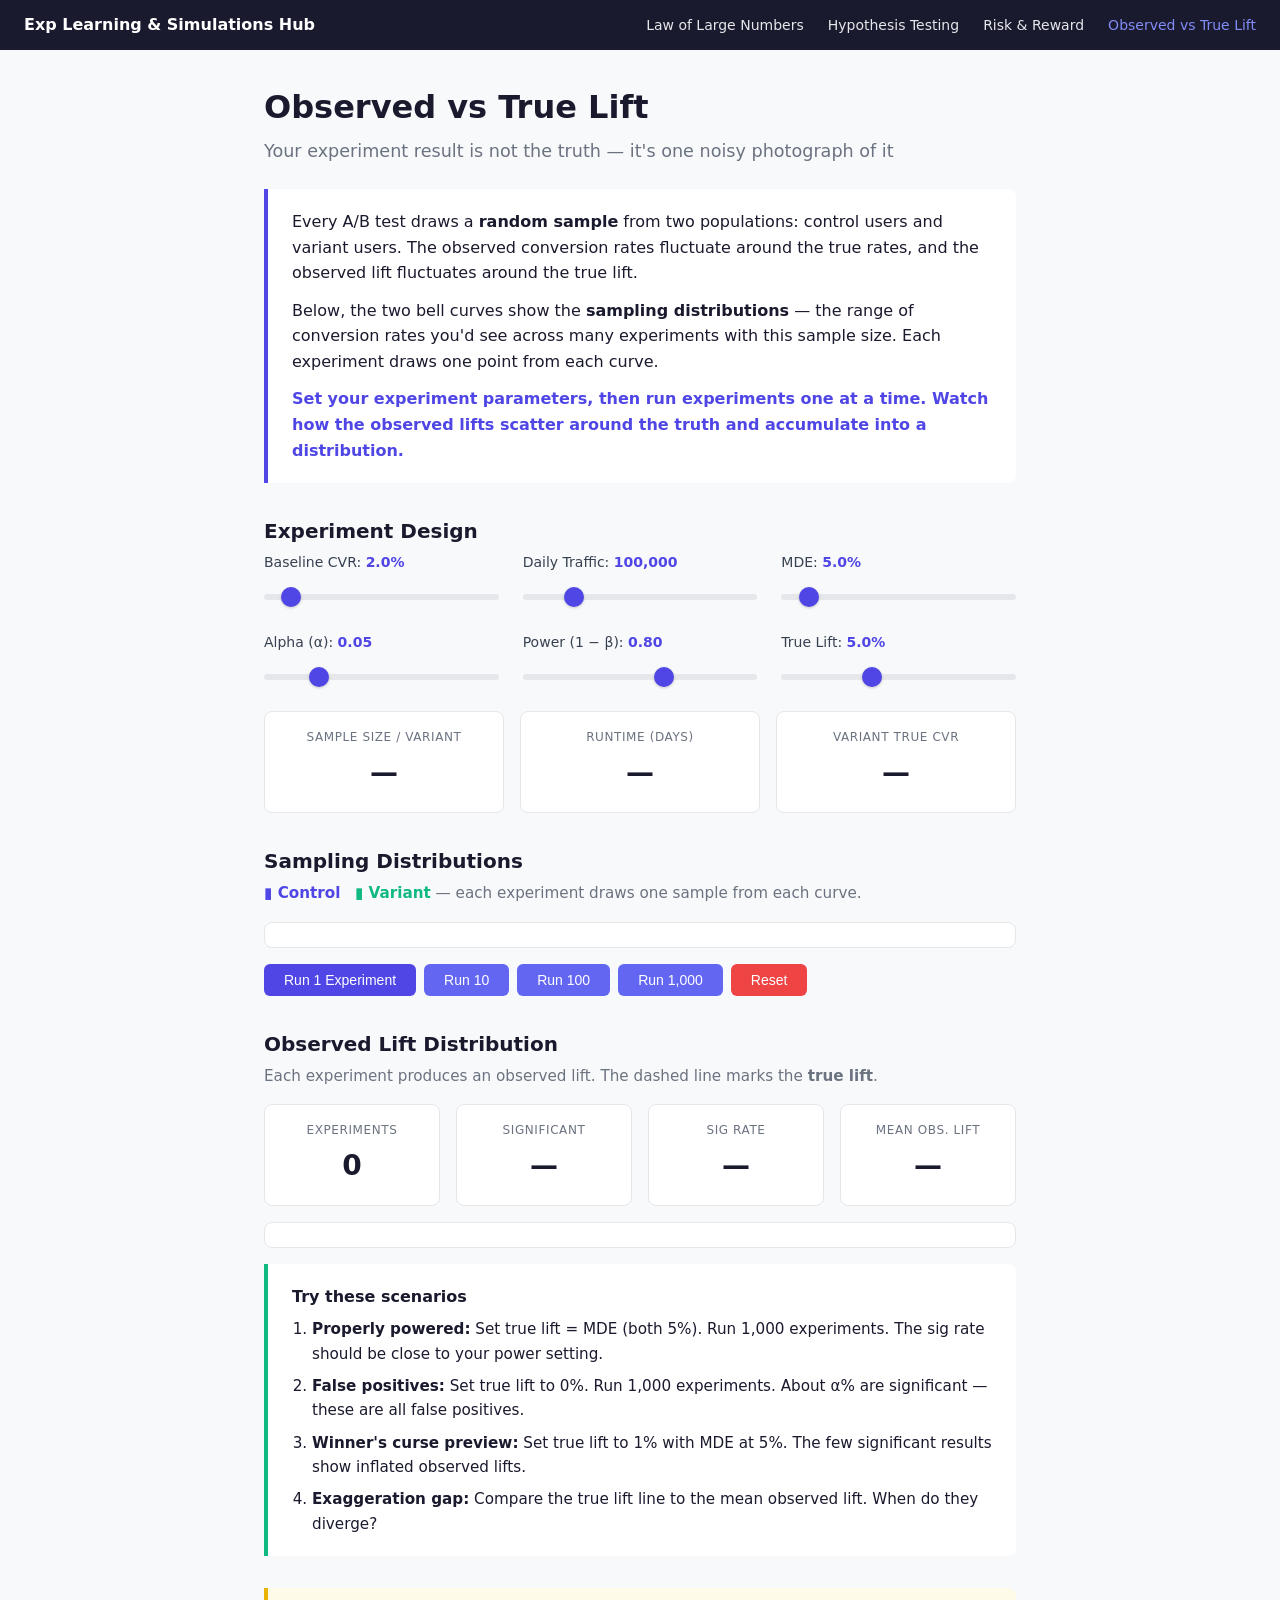
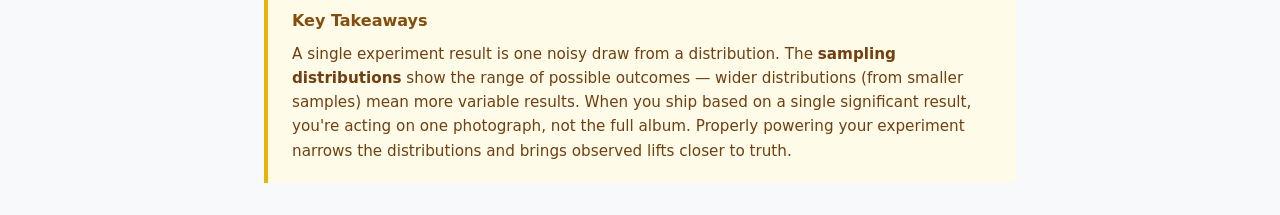
<file: docs/modules/observed-vs-true-lift.html>
<!DOCTYPE html>
<html lang="en">
<head>
  <meta charset="UTF-8">
  <meta name="viewport" content="width=device-width, initial-scale=1.0">
  <title>Observed vs True Lift — Experimentation Learning and Simulations Hub</title>
  <script src="https://d3js.org/d3.v7.min.js"></script>
  <link rel="stylesheet" href="../style.css">
  <script src="../js/nav.js"></script>
  <script src="../js/chart-utils.js"></script>
</head>
<body>
  <script>renderNav('observed-vs-true-lift');</script>

  <div class="container">
    <header>
      <h1>Observed vs True Lift</h1>
      <p class="subtitle">Your experiment result is not the truth &mdash; it's one noisy photograph of it</p>
    </header>

    <section class="explainer">
      <p>Every A/B test draws a <strong>random sample</strong> from two populations: control users and variant users.
         The observed conversion rates fluctuate around the true rates, and the observed lift fluctuates
         around the true lift.</p>
      <p>Below, the two bell curves show the <strong>sampling distributions</strong> &mdash; the range of
         conversion rates you'd see across many experiments with this sample size. Each experiment draws
         one point from each curve.</p>
      <p class="highlight">Set your experiment parameters, then run experiments one at a time. Watch how
         the observed lifts scatter around the truth and accumulate into a distribution.</p>
    </section>

    <!-- Experiment Design Controls -->
    <h2 class="section-title">Experiment Design</h2>
    <div class="controls">
      <div class="slider-group">
        <label>Baseline CVR: <span id="cvrVal">2.0%</span></label>
        <input type="range" id="cvrSlider" min="0.5" max="20" value="2.0" step="0.1">
      </div>
      <div class="slider-group">
        <label>Daily Traffic: <span id="trafficVal">100,000</span></label>
        <input type="range" id="trafficSlider" min="5000" max="500000" value="100000" step="5000">
      </div>
      <div class="slider-group">
        <label>MDE: <span id="mdeVal">5.0%</span></label>
        <input type="range" id="mdeSlider" min="1" max="50" value="5" step="0.5">
      </div>
    </div>
    <div class="controls">
      <div class="slider-group">
        <label>Alpha (&alpha;): <span id="alphaVal">0.05</span></label>
        <input type="range" id="alphaSlider" min="0.01" max="0.20" value="0.05" step="0.01">
      </div>
      <div class="slider-group">
        <label>Power (1 &minus; &beta;): <span id="powerVal">0.80</span></label>
        <input type="range" id="powerSlider" min="0.50" max="0.99" value="0.80" step="0.01">
      </div>
      <div class="slider-group">
        <label>True Lift: <span id="liftVal">5.0%</span></label>
        <input type="range" id="liftSlider" min="-10" max="30" value="5" step="0.5">
      </div>
    </div>

    <!-- Derived Metrics -->
    <div class="metrics">
      <div class="metric-card">
        <div class="metric-label">Sample Size / Variant</div>
        <div class="metric-value" id="sampleSizeVal">&mdash;</div>
      </div>
      <div class="metric-card">
        <div class="metric-label">Runtime (Days)</div>
        <div class="metric-value" id="runtimeVal">&mdash;</div>
      </div>
      <div class="metric-card">
        <div class="metric-label">Variant True CVR</div>
        <div class="metric-value" id="variantCVRVal">&mdash;</div>
      </div>
    </div>

    <!-- Sampling Distributions -->
    <h2 class="section-title">Sampling Distributions</h2>
    <p class="section-desc">
      <span style="color:#4F46E5; font-weight:600;">&marker; Control</span> &nbsp;
      <span style="color:#10B981; font-weight:600;">&marker; Variant</span> &mdash;
      each experiment draws one sample from each curve.
    </p>
    <div class="chart-wrap" id="samplingWrap">
      <div id="samplingChart"></div>
    </div>

    <!-- Last Experiment Info -->
    <div id="lastExpInfo" class="last-sample" style="display:none;">
      &#9654; Last: Control <strong id="lastCtrl"></strong>, Variant <strong id="lastVar"></strong>,
      Lift <strong id="lastLift"></strong>
      <span id="lastSig"></span>
    </div>

    <!-- Buttons -->
    <div class="chart-actions">
      <button id="runOne">Run 1 Experiment</button>
      <button id="runTen" class="btn-secondary">Run 10</button>
      <button id="runHundred" class="btn-secondary">Run 100</button>
      <button id="runThousand" class="btn-secondary">Run 1,000</button>
      <button id="resetBtn" class="btn-danger">Reset</button>
    </div>

    <!-- Observed Lift Distribution -->
    <h2 class="section-title">Observed Lift Distribution</h2>
    <p class="section-desc">Each experiment produces an observed lift. The dashed line marks the <strong>true lift</strong>.</p>

    <div class="metrics" style="grid-template-columns: repeat(4, 1fr);">
      <div class="metric-card">
        <div class="metric-label">Experiments</div>
        <div class="metric-value" id="expCountVal">0</div>
      </div>
      <div class="metric-card">
        <div class="metric-label">Significant</div>
        <div class="metric-value" id="sigCountVal">&mdash;</div>
      </div>
      <div class="metric-card">
        <div class="metric-label">Sig Rate</div>
        <div class="metric-value" id="sigRateVal">&mdash;</div>
      </div>
      <div class="metric-card">
        <div class="metric-label">Mean Obs. Lift</div>
        <div class="metric-value" id="meanLiftVal">&mdash;</div>
      </div>
    </div>

    <div class="chart-wrap" id="liftWrap">
      <div id="liftChart"></div>
      <div class="tooltip-d3" id="liftTooltip"></div>
    </div>

    <!-- Guided Exploration -->
    <section class="explainer" style="border-left-color: #10B981;">
      <h3 style="margin-bottom: 0.5rem; font-size: 1rem;">Try these scenarios</h3>
      <ol style="margin-left: 1.25rem; font-size: 0.95rem;">
        <li style="margin-bottom: 0.5rem;"><strong>Properly powered:</strong> Set true lift = MDE (both 5%). Run 1,000 experiments. The sig rate should be close to your power setting.</li>
        <li style="margin-bottom: 0.5rem;"><strong>False positives:</strong> Set true lift to 0%. Run 1,000 experiments. About &alpha;% are significant &mdash; these are all false positives.</li>
        <li style="margin-bottom: 0.5rem;"><strong>Winner's curse preview:</strong> Set true lift to 1% with MDE at 5%. The few significant results show inflated observed lifts.</li>
        <li><strong>Exaggeration gap:</strong> Compare the true lift line to the mean observed lift. When do they diverge?</li>
      </ol>
    </section>

    <section class="takeaway">
      <h3>Key Takeaways</h3>
      <p>A single experiment result is one noisy draw from a distribution. The <strong>sampling distributions</strong>
         show the range of possible outcomes &mdash; wider distributions (from smaller samples) mean more variable results.
         When you ship based on a single significant result, you're acting on one photograph, not the full album.
         Properly powering your experiment narrows the distributions and brings observed lifts closer to truth.</p>
    </section>
  </div>

  <script>
    // ===== MATH UTILITIES =====

    function normalCDF(z) {
      const a1 = 0.254829592, a2 = -0.284496736, a3 = 1.421413741,
            a4 = -1.453152027, a5 = 1.061405429, p = 0.3275911;
      const sign = z < 0 ? -1 : 1;
      z = Math.abs(z);
      const t = 1.0 / (1.0 + p * z);
      const y = 1 - (((((a5*t + a4)*t) + a3)*t + a2)*t + a1) * t * Math.exp(-z*z/2);
      return 0.5 * (1 + sign * y);
    }

    function normalPPF(p) {
      if (p <= 0) return -Infinity;
      if (p >= 1) return Infinity;
      if (p < 0.5) return -normalPPF(1 - p);
      const a = [-3.969683028665376e+01, 2.209460984245205e+02, -2.759285104469687e+02,
                  1.383577518672690e+02, -3.066479806614716e+01, 2.506628277459239e+00];
      const b = [-5.447609879822406e+01, 1.615858368580409e+02, -1.556989798598866e+02,
                  6.680131188771972e+01, -1.328068155288572e+01];
      const c = [-7.784894002430293e-03, -3.223964580411365e-01, -2.400758277161838e+00,
                  -2.549732539343734e+00, 4.374664141464968e+00, 2.938163982698783e+00];
      const d = [7.784695709041462e-03, 3.224671290700398e-01, 2.445134137142996e+00,
                  3.754408661907416e+00];
      const pLow = 0.02425;
      if (p < pLow) {
        const q = Math.sqrt(-2 * Math.log(p));
        return (((((c[0]*q+c[1])*q+c[2])*q+c[3])*q+c[4])*q+c[5]) /
               ((((d[0]*q+d[1])*q+d[2])*q+d[3])*q+1);
      }
      const q = p - 0.5, r = q * q;
      return (((((a[0]*r+a[1])*r+a[2])*r+a[3])*r+a[4])*r+a[5]) * q /
             (((((b[0]*r+b[1])*r+b[2])*r+b[3])*r+b[4])*r+1);
    }

    function normalPDF(x, mu, sigma) {
      const z = (x - mu) / sigma;
      return Math.exp(-0.5 * z * z) / (sigma * Math.sqrt(2 * Math.PI));
    }

    function randn() {
      let u1;
      do { u1 = Math.random(); } while (u1 === 0);
      return Math.sqrt(-2 * Math.log(u1)) * Math.cos(2 * Math.PI * Math.random());
    }

    // ===== STATE =====

    let baselineCVR = 0.02, dailyTraffic = 100000;
    let alphaLevel = 0.05, powerLevel = 0.80;
    let mdePercent = 5.0, trueLiftPercent = 5.0;
    let exps = [];
    let animating = false;

    // ===== DERIVED =====

    function pVariant() { return baselineCVR * (1 + trueLiftPercent / 100); }

    function calcSampleSize() {
      const zA = normalPPF(1 - alphaLevel / 2);
      const zB = normalPPF(powerLevel);
      const p1 = baselineCVR;
      const p2 = baselineCVR * (1 + mdePercent / 100);
      const delta = Math.abs(p2 - p1);
      if (delta === 0) return Infinity;
      const pooledVar = p1*(1-p1) + p2*(1-p2);
      return Math.ceil(((zA + zB)**2 * pooledVar) / (delta**2));
    }

    function calcRuntime() {
      const n = calcSampleSize();
      return isFinite(n) ? Math.ceil(2 * n / dailyTraffic) : Infinity;
    }

    // ===== SIMULATION =====

    function runOneExperiment() {
      const n = calcSampleSize();
      if (!isFinite(n) || n <= 0) return null;
      const pC = baselineCVR, pV = pVariant();
      const seC = Math.sqrt(pC * (1 - pC) / n);
      const seV = Math.sqrt(Math.max(pV * (1 - pV), 0) / n);

      const rateA = pC + seC * randn();
      const rateB = pV + seV * randn();
      const obsLift = rateA > 0 ? (rateB / rateA) - 1 : 0;

      // Proportions z-test
      const pPool = (rateA + rateB) / 2;
      const se = Math.sqrt(Math.max(pPool * (1 - pPool) * 2 / n, 1e-20));
      const z = se > 0 ? (rateB - rateA) / se : 0;
      const pVal = 2 * (1 - normalCDF(Math.abs(z)));
      return { rateA, rateB, obsLift, significant: pVal < alphaLevel, pVal };
    }

    // ===== CHART: Sampling Distributions =====

    const sc = createChart('#samplingChart', { height: 300 });
    addAxisLabels(sc, 'Conversion Rate', '');

    const controlAreaGen = d3.area()
      .x(d => sc.x(d.x)).y0(sc.height).y1(d => sc.y(d.y)).curve(d3.curveBasis);
    const variantAreaGen = d3.area()
      .x(d => sc.x(d.x)).y0(sc.height).y1(d => sc.y(d.y)).curve(d3.curveBasis);

    const controlPath = sc.g.append('path')
      .attr('fill', '#4F46E5').attr('opacity', 0.25).attr('stroke', '#4F46E5').attr('stroke-width', 2);
    const variantPath = sc.g.append('path')
      .attr('fill', '#10B981').attr('opacity', 0.25).attr('stroke', '#10B981').attr('stroke-width', 2);

    // Mean reference lines
    const controlMean = sc.g.append('line')
      .attr('stroke', '#4F46E5').attr('stroke-width', 1.5).attr('stroke-dasharray', '4 3');
    const variantMean = sc.g.append('line')
      .attr('stroke', '#10B981').attr('stroke-width', 1.5).attr('stroke-dasharray', '4 3');

    // Sample dots & drop lines (drawn on top)
    const controlDrop = sc.g.append('line')
      .attr('stroke', '#4F46E5').attr('stroke-width', 1.5).attr('stroke-dasharray', '3 3').style('opacity', 0);
    const variantDrop = sc.g.append('line')
      .attr('stroke', '#10B981').attr('stroke-width', 1.5).attr('stroke-dasharray', '3 3').style('opacity', 0);
    const controlDot = sc.g.append('circle')
      .attr('r', 6).attr('fill', '#4F46E5').attr('stroke', '#fff').attr('stroke-width', 2).style('opacity', 0);
    const variantDot = sc.g.append('circle')
      .attr('r', 6).attr('fill', '#10B981').attr('stroke', '#fff').attr('stroke-width', 2).style('opacity', 0);

    // ===== CHART: Lift Histogram =====

    const lc = createChart('#liftChart', { height: 300 });
    addAxisLabels(lc, 'Observed Lift', 'Count');

    const lBarsG = lc.g.append('g');
    const trueLiftLine = lc.g.append('line')
      .attr('stroke', '#10B981').attr('stroke-width', 2).attr('stroke-dasharray', '6 4');
    const trueLiftLabel = lc.g.append('text')
      .attr('fill', '#10B981').attr('font-size', 11).attr('font-weight', 600);
    const zeroLine = lc.g.append('line')
      .attr('stroke', '#9ca3af').attr('stroke-width', 1.5).attr('stroke-dasharray', '4 3');
    const zeroLabel = lc.g.append('text')
      .attr('fill', '#9ca3af').attr('font-size', 11);
    const lTooltip = document.getElementById('liftTooltip');

    // ===== UPDATE FUNCTIONS =====

    function updateDerivedMetrics() {
      const n = calcSampleSize(), rt = calcRuntime(), pV = pVariant();
      document.getElementById('sampleSizeVal').textContent = isFinite(n) ? n.toLocaleString() : '\u221E';
      document.getElementById('runtimeVal').textContent = isFinite(rt) ? rt.toLocaleString() : '\u221E';
      document.getElementById('variantCVRVal').textContent = (pV * 100).toFixed(2) + '%';
    }

    function makeCurve(mu, sigma) {
      const pts = [];
      const lo = mu - 4*sigma, hi = mu + 4*sigma, step = (hi - lo) / 200;
      for (let x = lo; x <= hi; x += step) pts.push({ x, y: normalPDF(x, mu, sigma) });
      return pts;
    }

    function updateSamplingChart() {
      const n = calcSampleSize();
      if (!isFinite(n) || n <= 0) return;
      const pC = baselineCVR, pV = pVariant();
      const seC = Math.sqrt(pC*(1-pC)/n);
      const seV = Math.sqrt(Math.max(pV*(1-pV), 0)/n);

      const xMin = Math.min(pC - 4*seC, pV - 4*seV);
      const xMax = Math.max(pC + 4*seC, pV + 4*seV);
      const yMax = Math.max(normalPDF(pC,pC,seC), normalPDF(pV,pV,seV)) * 1.15;

      updateAxes(sc, [xMin, xMax], [0, yMax], { xFormat: d3.format('.2%'), yTicks: 0 });
      sc.yAxisG.selectAll('.tick').remove();
      sc.yGridG.selectAll('.tick').remove();

      const t = d3.transition().duration(300);
      controlPath.transition(t).attr('d', controlAreaGen(makeCurve(pC, seC)));
      variantPath.transition(t).attr('d', variantAreaGen(makeCurve(pV, seV)));

      controlMean.transition(t).attr('x1', sc.x(pC)).attr('x2', sc.x(pC)).attr('y1', 0).attr('y2', sc.height);
      variantMean.transition(t).attr('x1', sc.x(pV)).attr('x2', sc.x(pV)).attr('y1', 0).attr('y2', sc.height);
    }

    function showDots(result) {
      if (!result) return;
      const n = calcSampleSize(), pC = baselineCVR, pV = pVariant();
      const seC = Math.sqrt(pC*(1-pC)/n);
      const seV = Math.sqrt(Math.max(pV*(1-pV),0)/n);
      const yA = normalPDF(result.rateA, pC, seC);
      const yB = normalPDF(result.rateB, pV, seV);

      controlDot.attr('cx', sc.x(result.rateA)).attr('cy', sc.y(yA)).style('opacity', 1);
      variantDot.attr('cx', sc.x(result.rateB)).attr('cy', sc.y(yB)).style('opacity', 1);
      controlDrop.attr('x1', sc.x(result.rateA)).attr('x2', sc.x(result.rateA))
        .attr('y1', sc.y(yA)).attr('y2', sc.height).style('opacity', 0.7);
      variantDrop.attr('x1', sc.x(result.rateB)).attr('x2', sc.x(result.rateB))
        .attr('y1', sc.y(yB)).attr('y2', sc.height).style('opacity', 0.7);
    }

    function hideDots() {
      controlDot.style('opacity', 0); variantDot.style('opacity', 0);
      controlDrop.style('opacity', 0); variantDrop.style('opacity', 0);
    }

    function updateLastExp(r) {
      if (!r) return;
      document.getElementById('lastExpInfo').style.display = 'inline-block';
      document.getElementById('lastCtrl').textContent = (r.rateA * 100).toFixed(2) + '%';
      document.getElementById('lastVar').textContent = (r.rateB * 100).toFixed(2) + '%';
      document.getElementById('lastLift').textContent =
        (r.obsLift >= 0 ? '+' : '') + (r.obsLift * 100).toFixed(2) + '%';
      const s = document.getElementById('lastSig');
      s.textContent = r.significant ? '(significant)' : '(not significant)';
      s.style.color = r.significant ? '#059669' : '#6b7280';
    }

    function updateExpMetrics() {
      const n = exps.length;
      document.getElementById('expCountVal').textContent = n.toLocaleString();
      if (n === 0) {
        ['sigCountVal','sigRateVal','meanLiftVal'].forEach(id =>
          document.getElementById(id).textContent = '\u2014');
        return;
      }
      const sig = exps.filter(e => e.significant).length;
      const mean = exps.reduce((s,e) => s + e.obsLift, 0) / n;
      document.getElementById('sigCountVal').textContent = sig.toLocaleString();
      document.getElementById('sigRateVal').textContent = (sig/n*100).toFixed(1) + '%';
      document.getElementById('meanLiftVal').textContent =
        (mean >= 0 ? '+' : '') + (mean*100).toFixed(2) + '%';
    }

    function liftRange() {
      const n = calcSampleSize();
      if (!isFinite(n)) return [-0.1, 0.1];
      const pC = baselineCVR, pV = pVariant();
      const seC = Math.sqrt(pC*(1-pC)/n), seV = Math.sqrt(Math.max(pV*(1-pV),0)/n);
      const seLift = Math.sqrt(seC*seC + seV*seV) / Math.max(pC, 0.001);
      const tl = trueLiftPercent / 100;
      return [tl - 4*seLift, tl + 4*seLift];
    }

    function updateLiftChart() {
      const tl = trueLiftPercent / 100;
      const count = exps.length;

      if (count === 0) {
        lBarsG.selectAll('rect').data([]).exit().remove();
        const [lo, hi] = liftRange();
        updateAxes(lc, [lo, hi], [0, 1], { xFormat: d3.format('.1%'), yTicks: 3 });
        drawRefLines(lo, hi, tl);
        return;
      }

      const lifts = exps.map(e => e.obsLift);
      const ext = d3.extent(lifts);
      const pad = Math.max((ext[1] - ext[0]) * 0.1, 0.005);
      const lo = Math.min(ext[0] - pad, tl - pad);
      const hi = Math.max(ext[1] + pad, tl + pad);

      const bins = d3.bin().domain([lo, hi]).thresholds(30)(lifts);
      const maxC = d3.max(bins, b => b.length) || 1;

      updateAxes(lc, [lo, hi], [0, maxC * 1.1], { xFormat: d3.format('.1%'), yTicks: 5 });

      // Find bin of last experiment
      const lastL = exps[count-1].obsLift;
      let lastIdx = -1;
      bins.forEach((b,i) => { if (lastL >= b.x0 && lastL < b.x1) lastIdx = i; });

      const t = d3.transition().duration(200);
      const bars = lBarsG.selectAll('rect').data(bins, (d,i) => i);

      bars.enter().append('rect')
        .attr('rx', 1)
        .attr('y', lc.height).attr('height', 0)
        .on('mousemove', function(event, d) {
          const wr = document.getElementById('liftWrap').getBoundingClientRect();
          const cr = document.getElementById('liftChart').getBoundingClientRect();
          lTooltip.style.opacity = '1';
          lTooltip.innerHTML = `Lift: ${d3.format('.1%')(d.x0)} \u2013 ${d3.format('.1%')(d.x1)}<br>Count: ${d.length}`;
          const cx = (lc.x(d.x0) + lc.x(d.x1)) / 2;
          lTooltip.style.left = (cr.left - wr.left + lc.margin.left + cx + 12) + 'px';
          lTooltip.style.top = (cr.top - wr.top + lc.margin.top + lc.y(d.length) - 30) + 'px';
        })
        .on('mouseleave', () => lTooltip.style.opacity = '0')
      .merge(bars).transition(t)
        .attr('x', d => lc.x(d.x0) + 1)
        .attr('width', d => Math.max(lc.x(d.x1) - lc.x(d.x0) - 2, 1))
        .attr('y', d => lc.y(d.length))
        .attr('height', d => lc.height - lc.y(d.length))
        .attr('fill', (d,i) => i === lastIdx ? '#818CF8' : '#4F46E5')
        .attr('stroke', '#3730A3').attr('stroke-width', 0.5);

      bars.exit().transition(t).attr('height', 0).attr('y', lc.height).remove();

      drawRefLines(lo, hi, tl);
    }

    function drawRefLines(lo, hi, tl) {
      // True lift line
      trueLiftLine.attr('x1', lc.x(tl)).attr('x2', lc.x(tl)).attr('y1', 0).attr('y2', lc.height);
      trueLiftLabel.attr('x', lc.x(tl) + 4).attr('y', 12).attr('text-anchor', 'start')
        .text('True: ' + (tl*100).toFixed(1) + '%');

      // Zero line (hide if true lift is near 0 or 0 is out of range)
      const zx = lc.x(0);
      if (Math.abs(tl) > 0.002 && zx >= 0 && zx <= lc.width) {
        zeroLine.attr('x1', zx).attr('x2', zx).attr('y1', 0).attr('y2', lc.height).style('opacity', 1);
        zeroLabel.attr('x', zx + 4).attr('y', 24).text('0%').style('opacity', 1);
      } else {
        zeroLine.style('opacity', 0);
        zeroLabel.style('opacity', 0);
      }
    }

    // ===== RUN EXPERIMENTS =====

    function runAnimated() {
      if (animating) return;
      animating = true;
      const result = runOneExperiment();
      if (!result) { animating = false; return; }

      hideDots();
      const n = calcSampleSize(), pC = baselineCVR, pV = pVariant();
      const seC = Math.sqrt(pC*(1-pC)/n);
      const seV = Math.sqrt(Math.max(pV*(1-pV),0)/n);
      const yA = normalPDF(result.rateA, pC, seC);
      const yB = normalPDF(result.rateB, pV, seV);

      // Step 1: control dot
      controlDot.attr('cx', sc.x(result.rateA)).attr('cy', sc.y(yA));
      controlDrop.attr('x1', sc.x(result.rateA)).attr('x2', sc.x(result.rateA))
        .attr('y1', sc.y(yA)).attr('y2', sc.height);
      controlDot.style('opacity', 0).transition().duration(150).style('opacity', 1);
      controlDrop.style('opacity', 0).transition().duration(150).style('opacity', 0.7);

      // Step 2: variant dot
      setTimeout(() => {
        variantDot.attr('cx', sc.x(result.rateB)).attr('cy', sc.y(yB));
        variantDrop.attr('x1', sc.x(result.rateB)).attr('x2', sc.x(result.rateB))
          .attr('y1', sc.y(yB)).attr('y2', sc.height);
        variantDot.style('opacity', 0).transition().duration(150).style('opacity', 1);
        variantDrop.style('opacity', 0).transition().duration(150).style('opacity', 0.7);
      }, 200);

      // Step 3: record + update histogram
      setTimeout(() => {
        exps.push(result);
        updateLastExp(result);
        updateExpMetrics();
        updateLiftChart();
        animating = false;
      }, 450);
    }

    function runBatch(count) {
      for (let i = 0; i < count; i++) {
        const r = runOneExperiment();
        if (r) exps.push(r);
      }
      if (exps.length > 0) {
        showDots(exps[exps.length - 1]);
        updateLastExp(exps[exps.length - 1]);
      }
      updateExpMetrics();
      updateLiftChart();
    }

    function resetAll() {
      exps = [];
      hideDots();
      document.getElementById('lastExpInfo').style.display = 'none';
      updateExpMetrics();
      updateLiftChart();
    }

    // ===== WIRING =====

    function onParamChange() {
      resetAll();
      updateDerivedMetrics();
      updateSamplingChart();
      updateLiftChart();
    }

    const sl = {
      cvr: document.getElementById('cvrSlider'),
      traffic: document.getElementById('trafficSlider'),
      mde: document.getElementById('mdeSlider'),
      alpha: document.getElementById('alphaSlider'),
      power: document.getElementById('powerSlider'),
      lift: document.getElementById('liftSlider'),
    };

    sl.cvr.addEventListener('input', () => {
      baselineCVR = parseFloat(sl.cvr.value) / 100;
      document.getElementById('cvrVal').textContent = parseFloat(sl.cvr.value).toFixed(1) + '%';
      onParamChange();
    });
    sl.traffic.addEventListener('input', () => {
      dailyTraffic = parseInt(sl.traffic.value);
      document.getElementById('trafficVal').textContent = dailyTraffic.toLocaleString();
      onParamChange();
    });
    sl.mde.addEventListener('input', () => {
      mdePercent = parseFloat(sl.mde.value);
      document.getElementById('mdeVal').textContent = mdePercent.toFixed(1) + '%';
      onParamChange();
    });
    sl.alpha.addEventListener('input', () => {
      alphaLevel = parseFloat(sl.alpha.value);
      document.getElementById('alphaVal').textContent = alphaLevel.toFixed(2);
      onParamChange();
    });
    sl.power.addEventListener('input', () => {
      powerLevel = parseFloat(sl.power.value);
      document.getElementById('powerVal').textContent = powerLevel.toFixed(2);
      onParamChange();
    });
    sl.lift.addEventListener('input', () => {
      trueLiftPercent = parseFloat(sl.lift.value);
      document.getElementById('liftVal').textContent = trueLiftPercent.toFixed(1) + '%';
      onParamChange();
    });

    document.getElementById('runOne').addEventListener('click', runAnimated);
    document.getElementById('runTen').addEventListener('click', () => runBatch(10));
    document.getElementById('runHundred').addEventListener('click', () => runBatch(100));
    document.getElementById('runThousand').addEventListener('click', () => runBatch(1000));
    document.getElementById('resetBtn').addEventListener('click', resetAll);

    // Initial render
    updateDerivedMetrics();
    updateSamplingChart();
    updateLiftChart();
  </script>
</body>
</html>
</file>
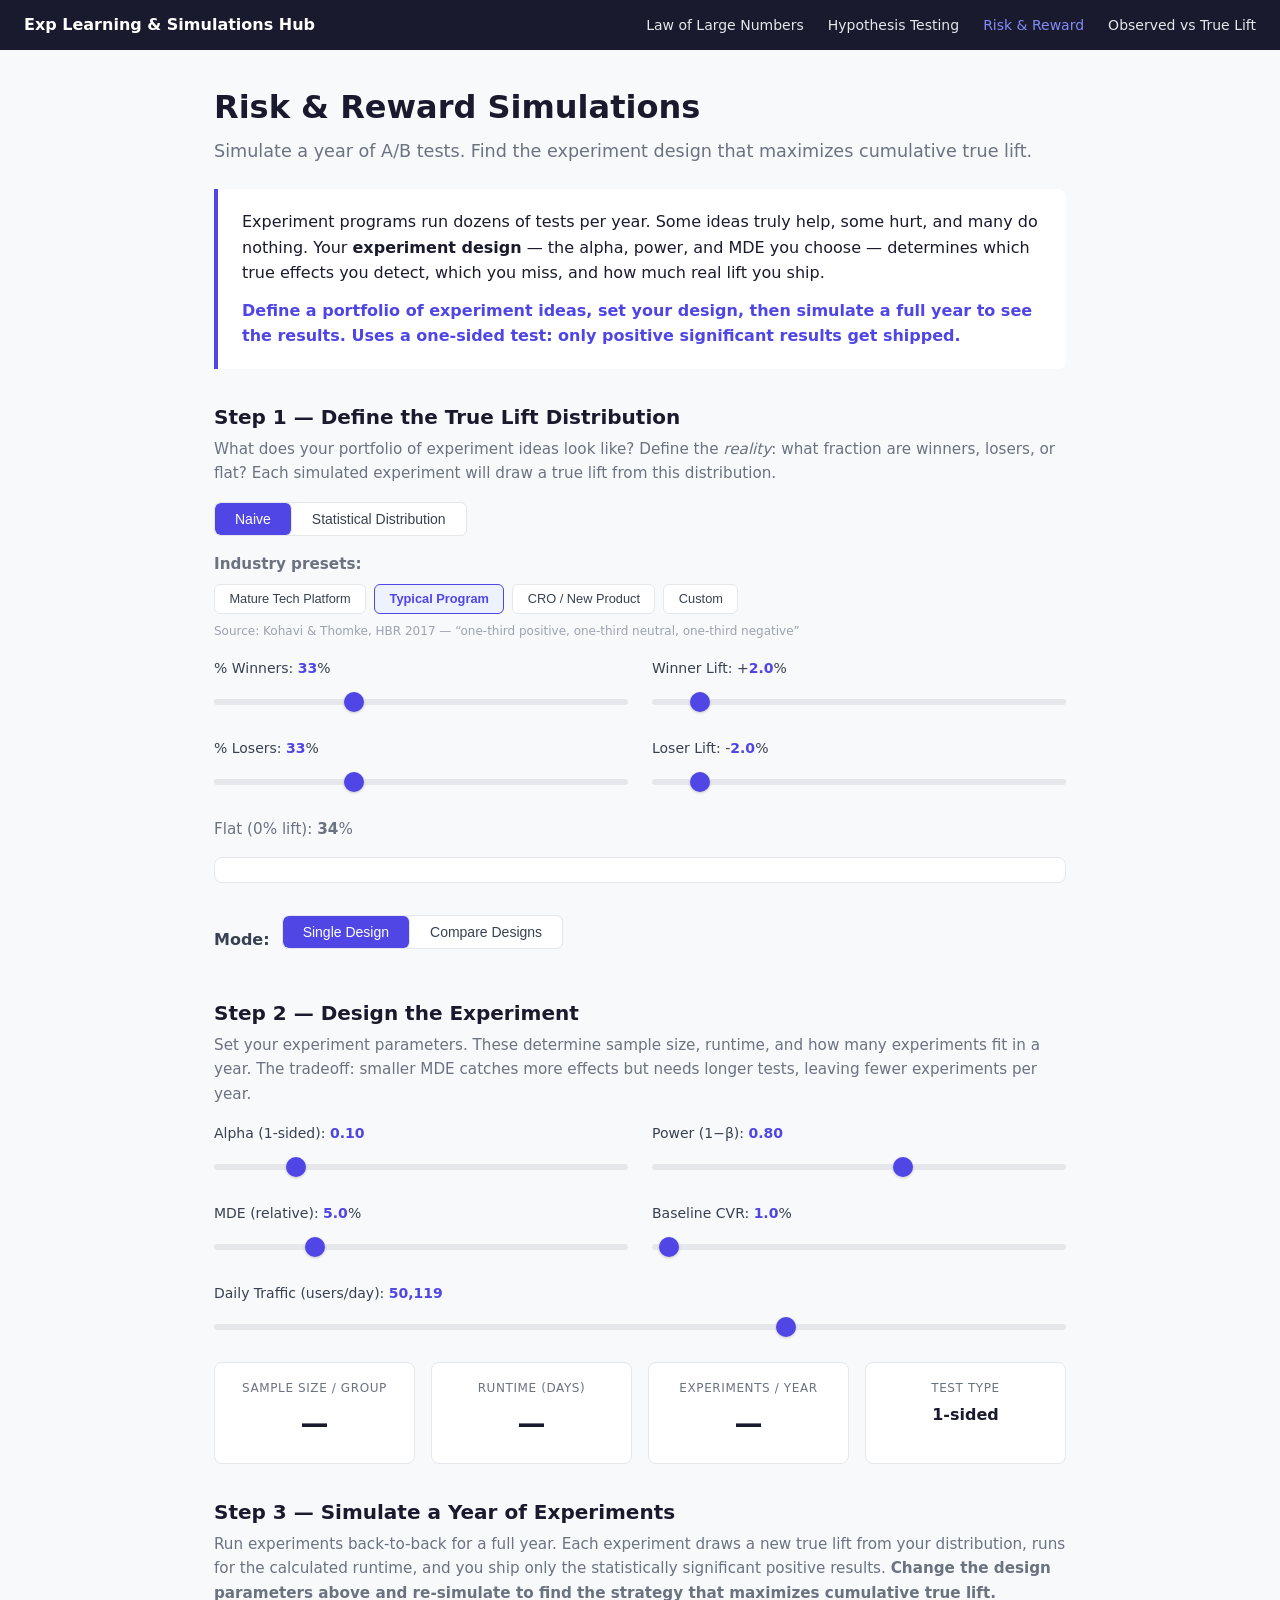
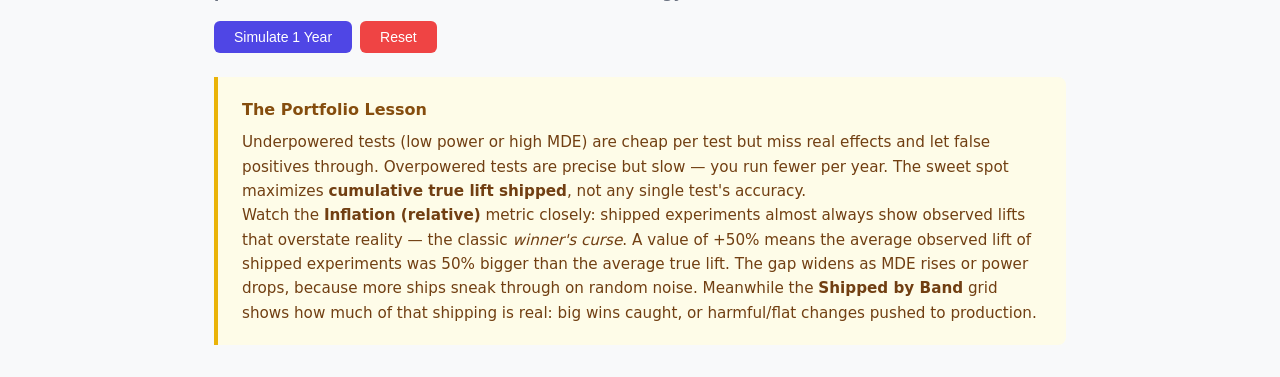
<file: docs/modules/risk-reward-simulations.html>
<!DOCTYPE html>
<html lang="en">
<head>
  <meta charset="UTF-8">
  <meta name="viewport" content="width=device-width, initial-scale=1.0">
  <title>Risk & Reward Simulations — Experimentation Learning and Simulations Hub</title>
  <script src="https://d3js.org/d3.v7.min.js"></script>
  <link rel="stylesheet" href="../style.css">
  <script src="../js/nav.js"></script>
  <script src="../js/chart-utils.js"></script>
  <style>
    .sub-panel { display: none; }
    .sub-panel.visible { display: block; }
    .warning-badge { display: inline-block; background: #fef3c7; color: #92400e; padding: 0.3rem 0.75rem; border-radius: 6px; font-size: 0.85rem; font-weight: 500; margin-top: 0.5rem; }
    .result-positive { color: #059669; }
    .result-negative { color: #EF4444; }
    .result-neutral { color: #6b7280; }
    .metrics-2 { grid-template-columns: repeat(2, 1fr); }
    .metrics-4 { grid-template-columns: repeat(4, 1fr); }
    .preset-group { display: flex; flex-wrap: wrap; gap: 0.5rem; margin-bottom: 1rem; }
    .preset-btn { padding: 0.4rem 0.9rem; background: #fff; color: #374151; border: 1px solid #e5e7eb; border-radius: 6px; font-size: 0.8rem; cursor: pointer; transition: all 0.15s; }
    .preset-btn:hover { border-color: #4F46E5; color: #4F46E5; }
    .preset-btn.active { background: #EEF2FF; border-color: #4F46E5; color: #4F46E5; font-weight: 600; }
    .preset-source { font-size: 0.75rem; color: #9ca3af; margin-top: -0.5rem; margin-bottom: 1rem; }
    .metrics-subhead { font-size: 0.95rem; font-weight: 600; color: #374151; margin: 1.75rem 0 0.5rem; display: flex; align-items: baseline; gap: 0.5rem; flex-wrap: wrap; }
    .metrics-subhead .tally { font-size: 0.85rem; font-weight: 500; color: #6b7280; }
    .metric-value.band-harm { color: #EF4444; }
    .metric-value.band-big { color: #059669; }
    .mode-toggle-wrap { margin: 2rem 0 1.5rem; display: flex; align-items: center; gap: 0.75rem; flex-wrap: wrap; }
    .mode-toggle-wrap .mode-label { font-weight: 600; color: #374151; }
    .design-card {
      background: #fff; border: 1px solid #e5e7eb; border-left: 3px solid #4F46E5;
      border-radius: 8px; padding: 1rem 1.25rem; margin-bottom: 0.75rem;
    }
    .design-card .design-header { display: flex; justify-content: space-between; align-items: center; margin-bottom: 0.75rem; }
    .design-card .design-title { font-size: 1rem; font-weight: 600; }
    .design-card .design-remove { background: transparent; color: #ef4444; border: 1px solid #e5e7eb; padding: 0.15rem 0.6rem; font-size: 0.8rem; border-radius: 4px; }
    .design-card .design-remove:hover { background: #fee2e2; border-color: #fca5a5; }
    .design-card .design-derived { font-size: 0.85rem; color: #6b7280; margin-top: 0.25rem; }
    .design-card .design-derived strong { color: #374151; }
    .design-card.invalid { opacity: 0.65; }
    .design-card.invalid .design-derived .warn { color: #b45309; }
    .compare-table-wrap { overflow-x: auto; margin-top: 0.5rem; background: #fff; border: 1px solid #e5e7eb; border-radius: 8px; }
    .compare-table { width: 100%; border-collapse: collapse; font-size: 0.875rem; }
    .compare-table th, .compare-table td { padding: 0.55rem 0.9rem; text-align: right; border-bottom: 1px solid #f3f4f6; }
    .compare-table th:first-child, .compare-table td:first-child { text-align: left; font-weight: 500; color: #374151; }
    .compare-table thead th { background: #f9fafb; font-weight: 600; color: #374151; font-size: 0.75rem; text-transform: uppercase; letter-spacing: 0.04em; }
    .compare-table tr.divider th { background: #f3f4f6; font-size: 0.72rem; text-transform: uppercase; color: #6b7280; padding-top: 0.7rem; padding-bottom: 0.3rem; text-align: left; letter-spacing: 0.05em; }
    .compare-table td.best { background: #ecfdf5; color: #065f46; font-weight: 600; }
    .compare-table td.worst { background: #fef2f2; color: #991b1b; font-weight: 500; }
    .compare-table .design-color-dot { display: inline-block; width: 10px; height: 10px; border-radius: 50%; margin-right: 6px; vertical-align: middle; }
    .compare-table .invalid-cell { color: #b45309; font-style: italic; }
    @media (max-width: 600px) {
      .metrics-4, .metrics { grid-template-columns: repeat(2, 1fr); }
      .metrics-2 { grid-template-columns: 1fr; }
    }
  </style>
</head>
<body>
  <script>renderNav('risk-reward-simulations');</script>

  <div class="container" style="max-width: 900px;">
    <header>
      <h1>Risk & Reward Simulations</h1>
      <p class="subtitle">Simulate a year of A/B tests. Find the experiment design that maximizes cumulative true lift.</p>
    </header>

    <section class="explainer">
      <p>Experiment programs run dozens of tests per year. Some ideas truly help, some hurt, and many do nothing.
         Your <strong>experiment design</strong> &mdash; the alpha, power, and MDE you choose &mdash; determines which true effects
         you detect, which you miss, and how much real lift you ship.</p>
      <p class="highlight">Define a portfolio of experiment ideas, set your design, then simulate a full year to see the results.
         Uses a <strong>one-sided test</strong>: only positive significant results get shipped.</p>
    </section>

    <!-- ==================== STEP 1: DISTRIBUTION ==================== -->
    <section id="step1">
      <h2 class="section-title">Step 1 &mdash; Define the True Lift Distribution</h2>
      <p class="section-desc">What does your portfolio of experiment ideas look like? Define the <em>reality</em>: what fraction
        are winners, losers, or flat? Each simulated experiment will draw a true lift from this distribution.</p>

      <div class="toggle-group" id="distModeToggle">
        <button class="toggle-btn active" data-mode="naive">Naive</button>
        <button class="toggle-btn" data-mode="statistical">Statistical Distribution</button>
      </div>

      <!-- Naive sub-panel -->
      <div class="sub-panel visible" id="naivePanel">
        <p class="section-desc" style="margin-bottom:0.5rem"><strong>Industry presets:</strong></p>
        <div class="preset-group" id="naivePresets">
          <button class="preset-btn" data-preset="mature">Mature Tech Platform</button>
          <button class="preset-btn active" data-preset="typical">Typical Program</button>
          <button class="preset-btn" data-preset="cro">CRO / New Product</button>
          <button class="preset-btn" data-preset="custom">Custom</button>
        </div>
        <p class="preset-source" id="presetSource">Source: Kohavi &amp; Thomke, HBR 2017 &mdash; &ldquo;one-third positive, one-third neutral, one-third negative&rdquo;</p>
        <div class="controls">
          <div class="slider-group">
            <label>% Winners: <span id="winRateValue">33</span>%</label>
            <input type="range" id="winRate" min="0" max="100" value="33" step="1">
          </div>
          <div class="slider-group">
            <label>Winner Lift: +<span id="winLiftValue">2.0</span>%</label>
            <input type="range" id="winLift" min="0.1" max="20" value="2" step="0.1">
          </div>
        </div>
        <div class="controls">
          <div class="slider-group">
            <label>% Losers: <span id="loseRateValue">33</span>%</label>
            <input type="range" id="loseRate" min="0" max="100" value="33" step="1">
          </div>
          <div class="slider-group">
            <label>Loser Lift: -<span id="loseLiftValue">2.0</span>%</label>
            <input type="range" id="loseLift" min="0.1" max="20" value="2" step="0.1">
          </div>
        </div>
        <p class="section-desc">Flat (0% lift): <strong id="flatRateValue">34</strong>%</p>
      </div>

      <!-- Statistical sub-panel -->
      <div class="sub-panel" id="statPanel">
        <div class="toggle-group" id="statDistToggle">
          <button class="toggle-btn active" data-dist="normal">Normal</button>
          <button class="toggle-btn" data-dist="laplace">Laplace</button>
          <button class="toggle-btn" data-dist="t">Student's t</button>
        </div>
        <div id="normalParams" class="sub-panel visible">
          <div class="controls">
            <div class="slider-group">
              <label>Mean Lift: <span id="normMeanValue">0.0</span>%</label>
              <input type="range" id="normMean" min="-5" max="5" value="0" step="0.1">
            </div>
            <div class="slider-group">
              <label>Std Dev: <span id="normStdValue">2.0</span>%</label>
              <input type="range" id="normStd" min="0.5" max="10" value="2" step="0.1">
            </div>
          </div>
        </div>
        <div id="laplaceParams" class="sub-panel">
          <div class="controls">
            <div class="slider-group">
              <label>Location (mean): <span id="lapLocValue">0.0</span>%</label>
              <input type="range" id="lapLoc" min="-5" max="5" value="0" step="0.1">
            </div>
            <div class="slider-group">
              <label>Scale: <span id="lapScaleValue">2.0</span>%</label>
              <input type="range" id="lapScale" min="0.5" max="10" value="2" step="0.1">
            </div>
          </div>
        </div>
        <div id="tParams" class="sub-panel">
          <p class="preset-source">Based on Azevedo et al. (2020, JPE) &mdash; fitted df&asymp;1.3 from Bing experiment data. df=2 is a practical default with finite variance.</p>
          <div class="controls">
            <div class="slider-group">
              <label>Location (mean): <span id="tLocValue">0.0</span>%</label>
              <input type="range" id="tLoc" min="-5" max="5" value="0" step="0.1">
            </div>
            <div class="slider-group">
              <label>Scale: <span id="tScaleValue">1.0</span>%</label>
              <input type="range" id="tScale" min="0.1" max="5" value="1" step="0.1">
            </div>
            <div class="slider-group">
              <label>Degrees of freedom: <span id="tDfValue">2.0</span></label>
              <input type="range" id="tDf" min="1" max="10" value="2" step="0.5">
            </div>
          </div>
        </div>
      </div>

      <div class="chart-wrap" id="liftDistWrap">
        <div id="liftDistChart"></div>
      </div>
    </section>

    <!-- MODE TOGGLE: Single Design vs Compare Designs -->
    <div class="mode-toggle-wrap">
      <span class="mode-label">Mode:</span>
      <div class="toggle-group" id="modeToggle">
        <button class="toggle-btn active" data-mode="single">Single Design</button>
        <button class="toggle-btn" data-mode="compare">Compare Designs</button>
      </div>
    </div>

    <div id="singleMode">

    <!-- ==================== STEP 2: EXPERIMENT DESIGN ==================== -->
    <section id="step2">
      <h2 class="section-title">Step 2 &mdash; Design the Experiment</h2>
      <p class="section-desc">Set your experiment parameters. These determine sample size, runtime, and how many experiments
        fit in a year. The tradeoff: smaller MDE catches more effects but needs longer tests, leaving fewer experiments per year.</p>

      <div class="controls">
        <div class="slider-group">
          <label>Alpha (1-sided): <span id="alphaValue">0.10</span></label>
          <input type="range" id="alphaSlider" min="0.01" max="0.50" value="0.10" step="0.01">
        </div>
        <div class="slider-group">
          <label>Power (1&minus;&beta;): <span id="powerValue">0.80</span></label>
          <input type="range" id="powerSlider" min="0.50" max="0.99" value="0.80" step="0.01">
        </div>
      </div>
      <div class="controls">
        <div class="slider-group">
          <label>MDE (relative): <span id="mdeValue">5.0</span>%</label>
          <input type="range" id="mdeSlider" min="0.5" max="20" value="5" step="0.5">
        </div>
        <div class="slider-group">
          <label>Baseline CVR: <span id="baselineValue">1.0</span>%</label>
          <input type="range" id="baselineSlider" min="0.5" max="30" value="1" step="0.5">
        </div>
      </div>
      <div class="controls">
        <div class="slider-group">
          <label>Daily Traffic (users/day): <span id="trafficValue">50,119</span></label>
          <input type="range" id="trafficSlider" min="2" max="6" value="4.7" step="0.1">
        </div>
      </div>

      <div class="metrics metrics-4">
        <div class="metric-card"><div class="metric-label">Sample Size / Group</div><div class="metric-value" id="sampleSizeVal">&mdash;</div></div>
        <div class="metric-card"><div class="metric-label">Runtime (days)</div><div class="metric-value" id="runtimeVal">&mdash;</div></div>
        <div class="metric-card"><div class="metric-label">Experiments / Year</div><div class="metric-value" id="expsPerYear">&mdash;</div></div>
        <div class="metric-card"><div class="metric-label">Test Type</div><div class="metric-value" style="font-size:1rem">1-sided</div></div>
      </div>

      <div id="runtimeWarning" class="warning-badge" style="display:none">Runtime exceeds 365 days &mdash; no experiments can run!</div>
    </section>

    <!-- ==================== STEP 3: YEARLY SIMULATION ==================== -->
    <section id="step3">
      <h2 class="section-title">Step 3 &mdash; Simulate a Year of Experiments</h2>
      <p class="section-desc">Run experiments back-to-back for a full year. Each experiment draws a new true lift from your
        distribution, runs for the calculated runtime, and you ship only the statistically significant positive results.
        <strong>Change the design parameters above and re-simulate to find the strategy that maximizes cumulative true lift.</strong></p>

      <div class="chart-actions">
        <button id="runYear">Simulate 1 Year</button>
        <button id="resetYear" class="btn-danger">Reset</button>
      </div>

      <!-- Single-year metrics -->
      <div id="yearMetrics" style="display:none">
        <h3 class="metrics-subhead">
          Portfolio Composition <span class="tally" id="ymTotalTally">&mdash; experiments</span>
        </h3>
        <div class="metrics metrics-4">
          <div class="metric-card"><div class="metric-label">Harmful (&lt; -0.5%)</div><div class="metric-value band-harm" id="ymBandHarm">&mdash;</div></div>
          <div class="metric-card"><div class="metric-label">Flat (&minus;0.5 to +0.5%)</div><div class="metric-value" id="ymBandFlat">&mdash;</div></div>
          <div class="metric-card"><div class="metric-label">Small Wins (0.5&ndash;2.5%)</div><div class="metric-value" id="ymBandSmall">&mdash;</div></div>
          <div class="metric-card"><div class="metric-label">Big Wins (&gt; 2.5%)</div><div class="metric-value band-big" id="ymBandBig">&mdash;</div></div>
        </div>

        <h3 class="metrics-subhead">
          Shipped by True-Lift Band <span class="tally" id="ymShipTally">&mdash; shipped</span>
        </h3>
        <div class="metrics metrics-4">
          <div class="metric-card"><div class="metric-label">Shipped Harmful</div><div class="metric-value band-harm" id="ymShipHarm">&mdash;</div></div>
          <div class="metric-card"><div class="metric-label">Shipped Flat</div><div class="metric-value" id="ymShipFlat">&mdash;</div></div>
          <div class="metric-card"><div class="metric-label">Shipped Small Wins</div><div class="metric-value" id="ymShipSmall">&mdash;</div></div>
          <div class="metric-card"><div class="metric-label">Shipped Big Wins</div><div class="metric-value band-big" id="ymShipBig">&mdash;</div></div>
        </div>

        <h3 class="metrics-subhead">Shipping Quality &amp; Winner&rsquo;s Curse</h3>
        <div class="metrics metrics-4">
          <div class="metric-card"><div class="metric-label">Cumulative True Lift</div><div class="metric-value" id="ymCumLift">&mdash;</div></div>
          <div class="metric-card"><div class="metric-label">Avg True Lift / Shipped</div><div class="metric-value" id="ymAvgLift">&mdash;</div></div>
          <div class="metric-card"><div class="metric-label">Avg Observed Lift / Shipped</div><div class="metric-value" id="ymAvgObs">&mdash;</div></div>
          <div class="metric-card"><div class="metric-label">Inflation (relative)</div><div class="metric-value" id="ymInflation">&mdash;</div></div>
        </div>
      </div>

      <div class="chart-wrap" id="yearTimelineWrap" style="display:none">
        <div id="yearTimelineChart"></div>
      </div>

      <div class="chart-wrap" id="yearLiftWrap" style="display:none">
        <div id="yearLiftChart"></div>
      </div>

      <div class="chart-actions" id="manyYearsAction" style="display:none">
        <button id="runYearMany" class="btn-secondary">Simulate 10 Years</button>
      </div>

      <!-- Multi-year histogram -->
      <div id="multiYearSection" style="display:none">
        <h2 class="section-title">Distribution of Cumulative True Lift Across 10 Years</h2>
        <p class="section-desc">Each year is an independent simulation. The histogram shows the range of outcomes you might expect.</p>
        <div class="metrics">
          <div class="metric-card"><div class="metric-label">Median Cumulative Lift</div><div class="metric-value" id="myMedian">&mdash;</div></div>
          <div class="metric-card"><div class="metric-label">Mean Cumulative Lift</div><div class="metric-value" id="myMean">&mdash;</div></div>
          <div class="metric-card"><div class="metric-label">% Years with Positive Lift</div><div class="metric-value" id="myPctPos">&mdash;</div></div>
        </div>
        <div class="chart-wrap" id="multiYearWrap">
          <div id="multiYearChart"></div>
        </div>
      </div>
    </section>

    </div><!-- /singleMode -->

    <div id="compareMode" style="display:none">
      <h2 class="section-title">Compare Experiment Designs</h2>
      <p class="section-desc">Set up multiple designs and simulate each across many years using the Step&nbsp;1 distribution.
        The baseline CVR, daily traffic, and number of simulated years are shared — only the design choices differ so the
        comparison is apples-to-apples. The table highlights the best (green) and worst (red) design per row.</p>

      <h3 class="metrics-subhead">Shared Context</h3>
      <div class="controls">
        <div class="slider-group">
          <label>Baseline CVR: <span id="cBaselineValue">1.0</span>%</label>
          <input type="range" id="cBaseline" min="0.5" max="30" value="1" step="0.5">
        </div>
        <div class="slider-group">
          <label>Daily Traffic: <span id="cTrafficValue">50,119</span></label>
          <input type="range" id="cTraffic" min="2" max="6" value="4.7" step="0.1">
        </div>
        <div class="slider-group">
          <label>Years per design: <span id="cYearsValue">30</span></label>
          <input type="range" id="cYears" min="10" max="100" value="30" step="5">
        </div>
      </div>

      <h3 class="metrics-subhead">
        Designs <span class="tally" id="cDesignCount">2 / 4</span>
      </h3>
      <div id="designsContainer"></div>

      <div class="chart-actions">
        <button id="addDesign" class="btn-secondary">+ Add Design</button>
        <button id="runCompare">Run Comparison</button>
        <button id="resetCompare" class="btn-danger">Reset</button>
      </div>

      <div id="compareResults" style="display:none">
        <h3 class="metrics-subhead">Mean Cumulative True Lift per Year</h3>
        <div class="chart-wrap" id="compareBarWrap">
          <div id="compareBarChart"></div>
        </div>

        <h3 class="metrics-subhead">Full Comparison</h3>
        <div class="compare-table-wrap">
          <table id="compareTable" class="compare-table"></table>
        </div>
      </div>
    </div><!-- /compareMode -->

    <section class="takeaway" id="takeawaySection">
      <h3>The Portfolio Lesson</h3>
      <p>Underpowered tests (low power or high MDE) are cheap per test but miss real effects and let false positives through.
         Overpowered tests are precise but slow &mdash; you run fewer per year. The sweet spot maximizes
         <strong>cumulative true lift shipped</strong>, not any single test's accuracy.</p>
      <p>Watch the <strong>Inflation (relative)</strong> metric closely: shipped experiments almost always show
         observed lifts that overstate reality &mdash; the classic <em>winner's curse</em>. A value of +50% means the
         average observed lift of shipped experiments was 50% bigger than the average true lift. The gap widens as
         MDE rises or power drops, because more ships sneak through on random noise. Meanwhile the
         <strong>Shipped by Band</strong> grid shows how much of that shipping is real: big wins caught, or harmful/flat
         changes pushed to production.</p>
    </section>
  </div>

  <script>
    // =====================================================================
    // STATE
    // =====================================================================
    let distMode = 'naive';
    let naiveWinRate = 33, naiveWinLift = 2.0, naiveLoseRate = 33, naiveLoseLift = 2.0;
    let statDistType = 'normal';
    let normMean = 0, normStd = 2;
    let lapLoc = 0, lapScale = 2;
    let tLoc = 0, tScale = 1, tDf = 2;

    let yearExperiments = [];
    let multiYearResults = [];

    // =====================================================================
    // MATH UTILITIES
    // =====================================================================
    function normalCDF(z) {
      const a1 = 0.254829592, a2 = -0.284496736, a3 = 1.421413741, a4 = -1.453152027, a5 = 1.061405429;
      const p = 0.3275911;
      const sign = z < 0 ? -1 : 1;
      const az = Math.abs(z);
      const t = 1.0 / (1.0 + p * az);
      const y = 1.0 - (((((a5 * t + a4) * t) + a3) * t + a2) * t + a1) * t * Math.exp(-az * az / 2);
      return 0.5 * (1.0 + sign * y);
    }

    function normalPPF(p) {
      if (p <= 0) return -Infinity;
      if (p >= 1) return Infinity;
      if (p === 0.5) return 0;
      const a = [-3.969683028665376e+01, 2.209460984245205e+02, -2.759285104469687e+02,
                  1.383577518672690e+02, -3.066479806614716e+01, 2.506628277459239e+00];
      const b = [-5.447609879822406e+01, 1.615858368580409e+02, -1.556989798598866e+02,
                  6.680131188771972e+01, -1.328068155288572e+01];
      const c = [-7.784894002430293e-03, -3.223964580411365e-01, -2.400758277161838e+00,
                 -2.549732539343734e+00, 4.374664141464968e+00, 2.938163982698783e+00];
      const d = [7.784695709041462e-03, 3.224671290700398e-01, 2.445134137142996e+00, 3.754408661907416e+00];
      const pLow = 0.02425, pHigh = 1 - pLow;
      let q, r;
      if (p < pLow) {
        q = Math.sqrt(-2 * Math.log(p));
        return (((((c[0]*q+c[1])*q+c[2])*q+c[3])*q+c[4])*q+c[5]) /
               ((((d[0]*q+d[1])*q+d[2])*q+d[3])*q+1);
      } else if (p <= pHigh) {
        q = p - 0.5; r = q * q;
        return (((((a[0]*r+a[1])*r+a[2])*r+a[3])*r+a[4])*r+a[5])*q /
               (((((b[0]*r+b[1])*r+b[2])*r+b[3])*r+b[4])*r+1);
      } else {
        q = Math.sqrt(-2 * Math.log(1 - p));
        return -(((((c[0]*q+c[1])*q+c[2])*q+c[3])*q+c[4])*q+c[5]) /
                ((((d[0]*q+d[1])*q+d[2])*q+d[3])*q+1);
      }
    }

    function sampleNormal(mean, std) {
      return mean + std * normalPPF(Math.random());
    }

    function sampleLaplace(loc, scale) {
      const u = Math.random() - 0.5;
      return loc - scale * Math.sign(u) * Math.log(1 - 2 * Math.abs(u));
    }

    function normalPDF(x, mean, std) {
      const z = (x - mean) / std;
      return Math.exp(-0.5 * z * z) / (std * Math.sqrt(2 * Math.PI));
    }

    function laplacePDF(x, loc, scale) {
      return (1 / (2 * scale)) * Math.exp(-Math.abs(x - loc) / scale);
    }

    // Gamma function (Lanczos approximation) — needed for t-distribution PDF
    function gammaLn(z) {
      const g = 7;
      const coef = [0.99999999999980993, 676.5203681218851, -1259.1392167224028,
        771.32342877765313, -176.61502916214059, 12.507343278686905,
        -0.13857109526572012, 9.9843695780195716e-6, 1.5056327351493116e-7];
      if (z < 0.5) return Math.log(Math.PI / Math.sin(Math.PI * z)) - gammaLn(1 - z);
      z -= 1;
      let x = coef[0];
      for (let i = 1; i < g + 2; i++) x += coef[i] / (z + i);
      const t = z + g + 0.5;
      return 0.5 * Math.log(2 * Math.PI) + (z + 0.5) * Math.log(t) - t + Math.log(x);
    }

    function tPDF(x, loc, scale, df) {
      const z = (x - loc) / scale;
      const logCoeff = gammaLn((df + 1) / 2) - gammaLn(df / 2) - 0.5 * Math.log(df * Math.PI);
      return Math.exp(logCoeff - ((df + 1) / 2) * Math.log(1 + z * z / df)) / scale;
    }

    function sampleT(loc, scale, df) {
      // Ratio of normal to sqrt(chi-squared/df)
      const z = sampleNormal(0, 1);
      // Chi-squared(df) = sum of df standard normals squared
      let chi2 = 0;
      for (let i = 0; i < Math.ceil(df); i++) {
        const n = sampleNormal(0, 1);
        chi2 += n * n;
      }
      // For non-integer df, use fractional part with one more sample weighted
      const intDf = Math.ceil(df);
      if (intDf !== df) {
        // Simple approximation: scale chi2
        chi2 *= df / intDf;
      }
      return loc + scale * z / Math.sqrt(chi2 / df);
    }

    // =====================================================================
    // DISTRIBUTION HELPERS
    // =====================================================================
    function sampleFromLiftDistribution() {
      if (distMode === 'naive') {
        const r = Math.random() * 100;
        if (r < naiveWinRate) return naiveWinLift;
        if (r < naiveWinRate + naiveLoseRate) return -naiveLoseLift;
        return 0;
      }
      if (statDistType === 'normal') return sampleNormal(normMean, normStd);
      if (statDistType === 'laplace') return sampleLaplace(lapLoc, lapScale);
      if (statDistType === 't') return sampleT(tLoc, tScale, tDf);
      return 0;
    }

    function getDensityCurve(xMin, xMax, numPoints) {
      const pts = [];
      const step = (xMax - xMin) / numPoints;
      for (let i = 0; i <= numPoints; i++) {
        const x = xMin + i * step;
        let y = 0;
        if (distMode === 'statistical') {
          if (statDistType === 'normal') y = normalPDF(x, normMean, normStd);
          else if (statDistType === 'laplace') y = laplacePDF(x, lapLoc, lapScale);
          else if (statDistType === 't') y = tPDF(x, tLoc, tScale, tDf);
        }
        pts.push({ x, y });
      }
      return pts;
    }

    // =====================================================================
    // EXPERIMENT MATH (1-SIDED TEST)
    // =====================================================================
    function computeSampleSize(alpha, power, baseline, mde) {
      // 1-sided: use z_alpha instead of z_{alpha/2}
      const zAlpha = normalPPF(1 - alpha);
      const zBeta = normalPPF(power);
      const p1 = baseline / 100;
      const p2 = p1 * (1 + mde / 100);
      const pBar = (p1 + p2) / 2;
      const num = Math.pow(zAlpha * Math.sqrt(2 * pBar * (1 - pBar)) + zBeta * Math.sqrt(p1 * (1 - p1) + p2 * (1 - p2)), 2);
      const den = Math.pow(p2 - p1, 2);
      if (den === 0) return Infinity;
      return Math.ceil(num / den);
    }

    function computeRuntime(sampleSizePerGroup, traffic) {
      return Math.ceil((2 * sampleSizePerGroup) / traffic);
    }

    function runSingleExperiment(trueLift, sampleSize, baseline, alpha) {
      const p1 = baseline / 100;
      const p2 = Math.max(0.0001, p1 * (1 + trueLift / 100));
      const obsCtrl = Math.max(0, Math.min(1, sampleNormal(p1, Math.sqrt(p1 * (1 - p1) / sampleSize))));
      const obsTreat = Math.max(0, Math.min(1, sampleNormal(p2, Math.sqrt(p2 * (1 - p2) / sampleSize))));
      // 1-sided z-test: H1 is treatment > control
      const pHat = (obsCtrl + obsTreat) / 2;
      const se = Math.sqrt(2 * pHat * (1 - pHat) / sampleSize);
      const z = se > 0 ? (obsTreat - obsCtrl) / se : 0;
      // 1-sided p-value (upper tail)
      const pValue = 1 - normalCDF(z);
      const shipped = pValue < alpha;
      const obsLift = obsCtrl > 0 ? ((obsTreat / obsCtrl) - 1) * 100 : 0;
      return { trueLift, obsCtrl, obsTreat, obsLift, pValue, shipped };
    }

    function runYearSimulation(alpha, power, mde, baseline, traffic) {
      const sampleSize = computeSampleSize(alpha, power, baseline, mde);
      const runtime = computeRuntime(sampleSize, traffic);
      if (runtime > 365) return { experiments: [], runtime, sampleSize };
      let daysUsed = 0;
      const experiments = [];
      while (daysUsed + runtime <= 365) {
        const trueLift = sampleFromLiftDistribution();
        const result = runSingleExperiment(trueLift, sampleSize, baseline, alpha);
        result.startDay = daysUsed;
        result.endDay = daysUsed + runtime;
        result.runtime = runtime;
        experiments.push(result);
        daysUsed += runtime;
      }
      return { experiments, runtime, sampleSize };
    }

    function liftBand(trueLift) {
      if (trueLift < -0.5) return 'harm';
      if (trueLift <= 0.5) return 'flat';
      if (trueLift <= 2.5) return 'small';
      return 'big';
    }

    function summarizeYear(experiments) {
      const total = experiments.length;
      const bandCounts = { harm: 0, flat: 0, small: 0, big: 0 };
      const bandShipped = { harm: 0, flat: 0, small: 0, big: 0 };
      experiments.forEach(e => {
        const b = liftBand(e.trueLift);
        bandCounts[b]++;
        if (e.shipped) bandShipped[b]++;
      });

      const shippedArr = experiments.filter(e => e.shipped);
      const statsig = shippedArr.length;
      const cumLift = shippedArr.reduce((s, e) => s + e.trueLift, 0);
      const sumObsLift = shippedArr.reduce((s, e) => s + e.obsLift, 0);
      const avgLift = statsig > 0 ? cumLift / statsig : 0;
      const avgObsLift = statsig > 0 ? sumObsLift / statsig : 0;
      // Relative inflation: observed overstates true by X% of true lift.
      // Undefined when cumulative true lift is <= 0 (ratio becomes meaningless).
      const relInflation = (statsig > 0 && cumLift > 0) ? (sumObsLift - cumLift) / cumLift : null;

      return { total, bandCounts, bandShipped, statsig, cumLift, sumObsLift, avgLift, avgObsLift, relInflation };
    }

    // =====================================================================
    // STEP 1: LIFT DISTRIBUTION CHART
    // =====================================================================
    const ldChart = createChart('#liftDistChart', { height: 280 });
    addAxisLabels(ldChart, 'True Lift (%)', 'Probability / Density');

    const ldAreaGen = d3.area().x(d => ldChart.x(d.x)).y0(ldChart.height).y1(d => ldChart.y(d.y)).curve(d3.curveBasis);
    const ldLineGen = d3.line().x(d => ldChart.x(d.x)).y(d => ldChart.y(d.y)).curve(d3.curveBasis);

    const ldArea = ldChart.g.append('path').attr('fill', '#4F46E5').attr('opacity', 0.15);
    const ldLine = ldChart.g.append('path').attr('fill', 'none').attr('stroke', '#4F46E5').attr('stroke-width', 2);
    const ldBarsG = ldChart.g.append('g');
    const ldZeroLine = ldChart.g.append('line').attr('stroke', '#9ca3af').attr('stroke-dasharray', '4 3');

    function updateLiftDistChart() {
      if (distMode === 'naive') {
        ldArea.attr('d', null);
        ldLine.attr('d', null);
        const flatRate = Math.max(0, 100 - naiveWinRate - naiveLoseRate);
        const barData = [];
        if (naiveLoseRate > 0) barData.push({ x: -naiveLoseLift, prob: naiveLoseRate / 100, color: '#EF4444' });
        if (flatRate > 0) barData.push({ x: 0, prob: flatRate / 100, color: '#9ca3af' });
        if (naiveWinRate > 0) barData.push({ x: naiveWinLift, prob: naiveWinRate / 100, color: '#059669' });

        const xMin = -naiveLoseLift - 2;
        const xMax = naiveWinLift + 2;
        updateAxes(ldChart, [xMin, xMax], [0, 1], { xTicks: 8, xFormat: d3.format('.1f'), yTicks: 5, yFormat: d3.format('.0%') });

        const barW = Math.max((ldChart.x(0.5) - ldChart.x(0)), 8);
        const bars = ldBarsG.selectAll('rect').data(barData, d => d.x);
        bars.enter().append('rect').attr('rx', 2)
          .merge(bars)
          .attr('x', d => ldChart.x(d.x) - barW / 2)
          .attr('width', barW)
          .attr('y', d => ldChart.y(d.prob))
          .attr('height', d => ldChart.height - ldChart.y(d.prob))
          .attr('fill', d => d.color);
        bars.exit().remove();

        ldBarsG.selectAll('text').remove();
        barData.forEach(d => {
          ldBarsG.append('text')
            .attr('x', ldChart.x(d.x))
            .attr('y', ldChart.y(d.prob) - 6)
            .attr('text-anchor', 'middle')
            .attr('font-size', 11)
            .attr('fill', '#374151')
            .text((d.prob * 100).toFixed(0) + '%');
        });

        ldZeroLine.attr('x1', ldChart.x(0)).attr('x2', ldChart.x(0)).attr('y1', 0).attr('y2', ldChart.height);
      } else {
        ldBarsG.selectAll('rect').remove();
        ldBarsG.selectAll('text').remove();
        let mean, std;
        if (statDistType === 'normal') { mean = normMean; std = normStd; }
        else if (statDistType === 'laplace') { mean = lapLoc; std = lapScale * Math.SQRT2; }
        else { mean = tLoc; std = tDf > 2 ? tScale * Math.sqrt(tDf / (tDf - 2)) : tScale * 4; }

        const spread = statDistType === 't' ? 6 : 4; // t needs wider range for fat tails
        const xMin = mean - spread * std;
        const xMax = mean + spread * std;
        const pts = getDensityCurve(xMin, xMax, 200);
        const yMax = d3.max(pts, d => d.y) || 1;

        updateAxes(ldChart, [xMin, xMax], [0, yMax * 1.1], { xTicks: 8, xFormat: d3.format('.1f'), yTicks: 5, yFormat: d3.format('.3f') });

        ldArea.datum(pts).attr('d', ldAreaGen);
        ldLine.datum(pts).attr('d', ldLineGen);
        ldZeroLine.attr('x1', ldChart.x(0)).attr('x2', ldChart.x(0)).attr('y1', 0).attr('y2', ldChart.height);
      }
    }

    // =====================================================================
    // STEP 2: DESIGN METRICS
    // =====================================================================
    function updateDesignMetrics() {
      const alpha = parseFloat(document.getElementById('alphaSlider').value);
      const power = parseFloat(document.getElementById('powerSlider').value);
      const mde = parseFloat(document.getElementById('mdeSlider').value);
      const baseline = parseFloat(document.getElementById('baselineSlider').value);
      const traffic = Math.round(Math.pow(10, parseFloat(document.getElementById('trafficSlider').value)));

      const n = computeSampleSize(alpha, power, baseline, mde);
      const runtime = computeRuntime(n, traffic);
      const expsPerYear = runtime <= 365 ? Math.floor(365 / runtime) : 0;

      document.getElementById('sampleSizeVal').textContent = isFinite(n) ? n.toLocaleString() : '--';
      document.getElementById('runtimeVal').textContent = runtime > 365 ? '>365' : runtime;
      document.getElementById('expsPerYear').textContent = expsPerYear;
      document.getElementById('runtimeWarning').style.display = runtime > 365 ? 'block' : 'none';
    }

    // =====================================================================
    // STEP 3: YEAR TIMELINE CHART
    // =====================================================================
    const ytChart = createChart('#yearTimelineChart', { height: 300, margin: { top: 15, right: 30, bottom: 45, left: 70 } });
    addAxisLabels(ytChart, 'Day of Year', 'Experiment #');

    function updateYearTimelineChart() {
      if (yearExperiments.length === 0) return;
      document.getElementById('yearTimelineWrap').style.display = 'block';

      const n = yearExperiments.length;
      updateAxes(ytChart, [0, 365], [0, n + 1], {
        xTicks: 12, xFormat: d3.format('d'), yTicks: Math.min(n, 10), yFormat: d3.format('d')
      });
      ytChart.y.domain([n + 1, 0]);
      ytChart.yAxisG.call(d3.axisLeft(ytChart.y).ticks(Math.min(n, 10)).tickFormat(d3.format('d')));

      const barH = Math.max(ytChart.height / (n + 2) * 0.7, 4);
      const bars = ytChart.g.selectAll('rect.exp-bar').data(yearExperiments, (d, i) => i);
      bars.enter().append('rect').attr('class', 'exp-bar').attr('rx', 2)
        .merge(bars)
        .attr('x', d => ytChart.x(d.startDay))
        .attr('width', d => Math.max(ytChart.x(d.endDay) - ytChart.x(d.startDay), 2))
        .attr('y', (d, i) => ytChart.y(i + 1) - barH / 2)
        .attr('height', barH)
        .attr('fill', d => {
          if (d.shipped && d.trueLift > 0) return '#059669';
          if (d.shipped && d.trueLift <= 0) return '#EF4444';
          return '#d1d5db';
        })
        .attr('opacity', 0.85);
      bars.exit().remove();

      ytChart.g.selectAll('.legend').remove();
      const legendData = [
        { label: 'True Positive (shipped)', color: '#059669' },
        { label: 'False Positive (shipped)', color: '#EF4444' },
        { label: 'Not shipped', color: '#d1d5db' }
      ];
      const legend = ytChart.g.append('g').attr('class', 'legend').attr('transform', `translate(${ytChart.width - 180}, -5)`);
      legendData.forEach((d, i) => {
        legend.append('rect').attr('x', 0).attr('y', i * 16).attr('width', 10).attr('height', 10).attr('rx', 2).attr('fill', d.color);
        legend.append('text').attr('x', 14).attr('y', i * 16 + 9).attr('font-size', 10).attr('fill', '#374151').text(d.label);
      });
    }

    // =====================================================================
    // STEP 3: CUMULATIVE LIFT CHART
    // =====================================================================
    const clChart = createChart('#yearLiftChart', { height: 260 });
    addAxisLabels(clChart, 'Experiment #', 'Cumulative True Lift (%)');
    const clLineGen = d3.line().x(d => clChart.x(d.x)).y(d => clChart.y(d.y)).curve(d3.curveStepAfter);
    const clPath = clChart.g.append('path').attr('fill', 'none').attr('stroke', '#4F46E5').attr('stroke-width', 2);
    const clZeroLine = clChart.g.append('line').attr('stroke', '#9ca3af').attr('stroke-dasharray', '4 3');
    const clDots = clChart.g.append('g');

    function updateCumLiftChart() {
      if (yearExperiments.length === 0) return;
      document.getElementById('yearLiftWrap').style.display = 'block';

      let cumLift = 0;
      const data = [{ x: 0, y: 0 }];
      yearExperiments.forEach((e, i) => {
        if (e.shipped) cumLift += e.trueLift;
        data.push({ x: i + 1, y: cumLift, shipped: e.shipped, trueLift: e.trueLift });
      });

      const yMin = Math.min(0, d3.min(data, d => d.y));
      const yMax = Math.max(0, d3.max(data, d => d.y));
      const yPad = Math.max((yMax - yMin) * 0.15, 0.5);

      updateAxes(clChart, [0, yearExperiments.length], [yMin - yPad, yMax + yPad], {
        xTicks: Math.min(yearExperiments.length, 12), xFormat: d3.format('d'),
        yTicks: 6, yFormat: d3.format('.1f')
      });

      clPath.datum(data).attr('d', clLineGen);
      clZeroLine.attr('x1', 0).attr('x2', clChart.width).attr('y1', clChart.y(0)).attr('y2', clChart.y(0));

      const dots = clDots.selectAll('circle').data(data.slice(1), (d, i) => i);
      dots.enter().append('circle').attr('r', 3).attr('stroke', '#fff').attr('stroke-width', 1)
        .merge(dots)
        .attr('cx', d => clChart.x(d.x))
        .attr('cy', d => clChart.y(d.y))
        .attr('fill', d => d.shipped ? (d.trueLift > 0 ? '#059669' : '#EF4444') : '#d1d5db');
      dots.exit().remove();
    }

    // =====================================================================
    // STEP 3: MULTI-YEAR HISTOGRAM
    // =====================================================================
    const myChart = createChart('#multiYearChart', { height: 260 });
    addAxisLabels(myChart, 'Cumulative True Lift (%)', 'Count');
    const myBarsG = myChart.g.append('g');
    const myZeroLine = myChart.g.append('line').attr('stroke', '#EF4444').attr('stroke-width', 1.5).attr('stroke-dasharray', '6 3');

    function updateMultiYearChart() {
      if (multiYearResults.length === 0) return;
      document.getElementById('multiYearSection').style.display = 'block';

      const lifts = multiYearResults.map(r => r.cumLift);
      const minLift = d3.min(lifts);
      const maxLift = d3.max(lifts);
      const range = maxLift - minLift || 1;
      const numBins = Math.min(10, Math.max(5, multiYearResults.length));
      const binW = range / numBins;
      const bins = new Array(numBins).fill(0);
      lifts.forEach(l => {
        const idx = Math.min(Math.floor((l - minLift) / binW), numBins - 1);
        bins[idx]++;
      });
      const maxCount = d3.max(bins);

      updateAxes(myChart, [minLift, maxLift], [0, maxCount * 1.1], {
        xTicks: 8, xFormat: d3.format('.1f'), yTicks: 5, yFormat: d3.format('d')
      });

      const barData = bins.map((c, i) => ({
        idx: i, count: c, xStart: minLift + i * binW, xEnd: minLift + (i + 1) * binW
      }));

      const bars = myBarsG.selectAll('rect').data(barData, d => d.idx);
      bars.enter().append('rect').attr('rx', 1)
        .merge(bars)
        .attr('x', d => myChart.x(d.xStart) + 1)
        .attr('width', d => Math.max(myChart.x(d.xEnd) - myChart.x(d.xStart) - 2, 1))
        .attr('y', d => myChart.y(d.count))
        .attr('height', d => myChart.height - myChart.y(d.count))
        .attr('fill', d => {
          const mid = (d.xStart + d.xEnd) / 2;
          return mid >= 0 ? '#4F46E5' : '#EF4444';
        })
        .attr('opacity', 0.75);
      bars.exit().remove();

      if (minLift < 0 && maxLift > 0) {
        myZeroLine.attr('x1', myChart.x(0)).attr('x2', myChart.x(0)).attr('y1', 0).attr('y2', myChart.height);
      }

      const sorted = [...lifts].sort((a, b) => a - b);
      const median = sorted[Math.floor(sorted.length / 2)];
      const mean = lifts.reduce((a, b) => a + b, 0) / lifts.length;
      const pctPos = lifts.filter(l => l > 0).length / lifts.length * 100;
      document.getElementById('myMedian').textContent = median.toFixed(2) + '%';
      document.getElementById('myMean').textContent = mean.toFixed(2) + '%';
      document.getElementById('myPctPos').textContent = pctPos.toFixed(0) + '%';
    }

    function updateYearMetrics(summary) {
      document.getElementById('yearMetrics').style.display = 'block';

      // Portfolio
      document.getElementById('ymTotalTally').textContent = summary.total + ' experiment' + (summary.total === 1 ? '' : 's');
      document.getElementById('ymBandHarm').textContent = summary.bandCounts.harm;
      document.getElementById('ymBandHarm').className = 'metric-value band-harm';
      document.getElementById('ymBandFlat').textContent = summary.bandCounts.flat;
      document.getElementById('ymBandFlat').className = 'metric-value';
      document.getElementById('ymBandSmall').textContent = summary.bandCounts.small;
      document.getElementById('ymBandSmall').className = 'metric-value';
      document.getElementById('ymBandBig').textContent = summary.bandCounts.big;
      document.getElementById('ymBandBig').className = 'metric-value band-big';

      // Shipped by band (value = "N / M" where M is portfolio count)
      const shipBand = (s, c) => c > 0 ? `${s} / ${c}` : `${s} / 0`;
      document.getElementById('ymShipTally').textContent = summary.statsig + ' of ' + summary.total + ' shipped';
      document.getElementById('ymShipHarm').textContent = shipBand(summary.bandShipped.harm, summary.bandCounts.harm);
      document.getElementById('ymShipHarm').className = 'metric-value band-harm';
      document.getElementById('ymShipFlat').textContent = shipBand(summary.bandShipped.flat, summary.bandCounts.flat);
      document.getElementById('ymShipFlat').className = 'metric-value';
      document.getElementById('ymShipSmall').textContent = shipBand(summary.bandShipped.small, summary.bandCounts.small);
      document.getElementById('ymShipSmall').className = 'metric-value';
      document.getElementById('ymShipBig').textContent = shipBand(summary.bandShipped.big, summary.bandCounts.big);
      document.getElementById('ymShipBig').className = 'metric-value band-big';

      // Quality
      const signStr = v => (v >= 0 ? '+' : '') + v.toFixed(2) + '%';
      document.getElementById('ymCumLift').textContent = signStr(summary.cumLift);
      document.getElementById('ymCumLift').className = 'metric-value ' + (summary.cumLift >= 0 ? 'result-positive' : 'result-negative');
      document.getElementById('ymAvgLift').textContent = summary.statsig > 0 ? signStr(summary.avgLift) : 'N/A';
      document.getElementById('ymAvgLift').className = 'metric-value ' + (summary.statsig === 0 ? '' : (summary.avgLift >= 0 ? 'result-positive' : 'result-negative'));
      document.getElementById('ymAvgObs').textContent = summary.statsig > 0 ? signStr(summary.avgObsLift) : 'N/A';
      const relInf = summary.relInflation;
      document.getElementById('ymInflation').textContent = relInf === null ? 'N/A' : (relInf >= 0 ? '+' : '') + (relInf * 100).toFixed(0) + '%';
      document.getElementById('ymInflation').className = 'metric-value ' + (relInf === null ? '' : (relInf > 0 ? 'result-negative' : 'result-positive'));
    }

    // =====================================================================
    // EVENT WIRING
    // =====================================================================

    // --- Step 1: Distribution toggles & sliders ---
    document.querySelectorAll('#distModeToggle .toggle-btn').forEach(btn => {
      btn.addEventListener('click', () => {
        document.querySelectorAll('#distModeToggle .toggle-btn').forEach(b => b.classList.remove('active'));
        btn.classList.add('active');
        distMode = btn.dataset.mode;
        document.getElementById('naivePanel').classList.toggle('visible', distMode === 'naive');
        document.getElementById('statPanel').classList.toggle('visible', distMode === 'statistical');
        updateLiftDistChart();
      });
    });

    document.querySelectorAll('#statDistToggle .toggle-btn').forEach(btn => {
      btn.addEventListener('click', () => {
        document.querySelectorAll('#statDistToggle .toggle-btn').forEach(b => b.classList.remove('active'));
        btn.classList.add('active');
        statDistType = btn.dataset.dist;
        document.getElementById('normalParams').classList.toggle('visible', statDistType === 'normal');
        document.getElementById('laplaceParams').classList.toggle('visible', statDistType === 'laplace');
        document.getElementById('tParams').classList.toggle('visible', statDistType === 't');
        updateLiftDistChart();
      });
    });

    function updateFlatRate() {
      document.getElementById('flatRateValue').textContent = Math.max(0, 100 - naiveWinRate - naiveLoseRate);
    }

    document.getElementById('winRate').addEventListener('input', function() {
      naiveWinRate = parseInt(this.value);
      if (naiveWinRate + naiveLoseRate > 100) {
        naiveLoseRate = 100 - naiveWinRate;
        document.getElementById('loseRate').value = naiveLoseRate;
        document.getElementById('loseRateValue').textContent = naiveLoseRate;
      }
      document.getElementById('winRateValue').textContent = naiveWinRate;
      updateFlatRate(); updateLiftDistChart();
    });
    document.getElementById('winLift').addEventListener('input', function() {
      naiveWinLift = parseFloat(this.value);
      document.getElementById('winLiftValue').textContent = naiveWinLift.toFixed(1);
      updateLiftDistChart();
    });
    document.getElementById('loseRate').addEventListener('input', function() {
      naiveLoseRate = parseInt(this.value);
      if (naiveWinRate + naiveLoseRate > 100) {
        naiveWinRate = 100 - naiveLoseRate;
        document.getElementById('winRate').value = naiveWinRate;
        document.getElementById('winRateValue').textContent = naiveWinRate;
      }
      document.getElementById('loseRateValue').textContent = naiveLoseRate;
      updateFlatRate(); updateLiftDistChart();
    });
    document.getElementById('loseLift').addEventListener('input', function() {
      naiveLoseLift = parseFloat(this.value);
      document.getElementById('loseLiftValue').textContent = naiveLoseLift.toFixed(1);
      updateLiftDistChart();
    });

    document.getElementById('normMean').addEventListener('input', function() {
      normMean = parseFloat(this.value);
      document.getElementById('normMeanValue').textContent = normMean.toFixed(1);
      updateLiftDistChart();
    });
    document.getElementById('normStd').addEventListener('input', function() {
      normStd = parseFloat(this.value);
      document.getElementById('normStdValue').textContent = normStd.toFixed(1);
      updateLiftDistChart();
    });
    document.getElementById('lapLoc').addEventListener('input', function() {
      lapLoc = parseFloat(this.value);
      document.getElementById('lapLocValue').textContent = lapLoc.toFixed(1);
      updateLiftDistChart();
    });
    document.getElementById('lapScale').addEventListener('input', function() {
      lapScale = parseFloat(this.value);
      document.getElementById('lapScaleValue').textContent = lapScale.toFixed(1);
      updateLiftDistChart();
    });

    document.getElementById('tLoc').addEventListener('input', function() {
      tLoc = parseFloat(this.value);
      document.getElementById('tLocValue').textContent = tLoc.toFixed(1);
      updateLiftDistChart();
    });
    document.getElementById('tScale').addEventListener('input', function() {
      tScale = parseFloat(this.value);
      document.getElementById('tScaleValue').textContent = tScale.toFixed(1);
      updateLiftDistChart();
    });
    document.getElementById('tDf').addEventListener('input', function() {
      tDf = parseFloat(this.value);
      document.getElementById('tDfValue').textContent = tDf.toFixed(1);
      updateLiftDistChart();
    });

    // --- Naive presets ---
    const NAIVE_PRESETS = {
      mature: { winRate: 15, winLift: 1, loseRate: 20, loseLift: 1,
        source: 'Source: Kohavi &amp; Thomke, HBR 2017 &mdash; &ldquo;10&ndash;20% of experiments generate positive results&rdquo; at Google/Bing' },
      typical: { winRate: 33, winLift: 2, loseRate: 33, loseLift: 2,
        source: 'Source: Kohavi &amp; Thomke, HBR 2017 &mdash; &ldquo;one-third positive, one-third neutral, one-third negative&rdquo;' },
      cro: { winRate: 35, winLift: 5, loseRate: 15, loseLift: 3,
        source: 'Source: Georgiev, Analytics Toolkit 2018 &mdash; 115 A/B tests, ~39% winners, mean lift ~4%' },
      custom: null
    };

    function applyNaivePreset(key) {
      document.querySelectorAll('#naivePresets .preset-btn').forEach(b => b.classList.remove('active'));
      document.querySelector(`#naivePresets [data-preset="${key}"]`).classList.add('active');
      const p = NAIVE_PRESETS[key];
      if (!p) {
        document.getElementById('presetSource').innerHTML = 'Custom configuration';
        return;
      }
      naiveWinRate = p.winRate; naiveWinLift = p.winLift;
      naiveLoseRate = p.loseRate; naiveLoseLift = p.loseLift;
      document.getElementById('winRate').value = naiveWinRate;
      document.getElementById('winRateValue').textContent = naiveWinRate;
      document.getElementById('winLift').value = naiveWinLift;
      document.getElementById('winLiftValue').textContent = naiveWinLift.toFixed(1);
      document.getElementById('loseRate').value = naiveLoseRate;
      document.getElementById('loseRateValue').textContent = naiveLoseRate;
      document.getElementById('loseLift').value = naiveLoseLift;
      document.getElementById('loseLiftValue').textContent = naiveLoseLift.toFixed(1);
      updateFlatRate();
      document.getElementById('presetSource').innerHTML = p.source;
      updateLiftDistChart();
    }

    document.querySelectorAll('#naivePresets .preset-btn').forEach(btn => {
      btn.addEventListener('click', () => applyNaivePreset(btn.dataset.preset));
    });

    // Switch to custom when sliders are manually adjusted
    ['winRate', 'winLift', 'loseRate', 'loseLift'].forEach(id => {
      document.getElementById(id).addEventListener('input', () => {
        document.querySelectorAll('#naivePresets .preset-btn').forEach(b => b.classList.remove('active'));
        document.querySelector('#naivePresets [data-preset="custom"]').classList.add('active');
        document.getElementById('presetSource').innerHTML = 'Custom configuration';
      });
    });

    // --- Step 2: Design sliders ---
    ['alphaSlider', 'powerSlider', 'mdeSlider', 'baselineSlider', 'trafficSlider'].forEach(id => {
      document.getElementById(id).addEventListener('input', function() {
        if (id === 'alphaSlider') document.getElementById('alphaValue').textContent = parseFloat(this.value).toFixed(2);
        else if (id === 'powerSlider') document.getElementById('powerValue').textContent = parseFloat(this.value).toFixed(2);
        else if (id === 'mdeSlider') document.getElementById('mdeValue').textContent = parseFloat(this.value).toFixed(1);
        else if (id === 'baselineSlider') document.getElementById('baselineValue').textContent = parseFloat(this.value).toFixed(1);
        else if (id === 'trafficSlider') {
          document.getElementById('trafficValue').textContent = Math.round(Math.pow(10, parseFloat(this.value))).toLocaleString();
        }
        updateDesignMetrics();
      });
    });

    function getSimParams() {
      return {
        alpha: parseFloat(document.getElementById('alphaSlider').value),
        power: parseFloat(document.getElementById('powerSlider').value),
        mde: parseFloat(document.getElementById('mdeSlider').value),
        baseline: parseFloat(document.getElementById('baselineSlider').value),
        traffic: Math.round(Math.pow(10, parseFloat(document.getElementById('trafficSlider').value)))
      };
    }

    // --- Step 3: Simulation buttons ---
    document.getElementById('runYear').addEventListener('click', () => {
      const p = getSimParams();
      const result = runYearSimulation(p.alpha, p.power, p.mde, p.baseline, p.traffic);
      yearExperiments = result.experiments;
      if (yearExperiments.length === 0) {
        document.getElementById('yearMetrics').style.display = 'block';
        document.getElementById('ymTotalTally').textContent = '0 experiments (runtime > 365d)';
        document.getElementById('ymShipTally').textContent = '0 shipped';
        ['ymBandHarm','ymBandFlat','ymBandSmall','ymBandBig',
         'ymShipHarm','ymShipFlat','ymShipSmall','ymShipBig',
         'ymAvgLift','ymAvgObs','ymInflation'].forEach(id => {
          document.getElementById(id).textContent = '—';
          document.getElementById(id).className = 'metric-value';
        });
        document.getElementById('ymCumLift').textContent = 'N/A';
        document.getElementById('ymCumLift').className = 'metric-value result-neutral';
        document.getElementById('yearTimelineWrap').style.display = 'none';
        document.getElementById('yearLiftWrap').style.display = 'none';
        document.getElementById('manyYearsAction').style.display = 'none';
        return;
      }
      const summary = summarizeYear(yearExperiments);
      updateYearMetrics(summary);
      ytChart.g.selectAll('rect.exp-bar').remove();
      ytChart.g.selectAll('.legend').remove();
      clDots.selectAll('circle').remove();
      updateYearTimelineChart();
      updateCumLiftChart();
      document.getElementById('manyYearsAction').style.display = 'flex';
    });

    document.getElementById('runYearMany').addEventListener('click', () => {
      const p = getSimParams();
      multiYearResults = [];
      for (let i = 0; i < 10; i++) {
        const result = runYearSimulation(p.alpha, p.power, p.mde, p.baseline, p.traffic);
        multiYearResults.push(summarizeYear(result.experiments));
      }
      myBarsG.selectAll('rect').remove();
      updateMultiYearChart();
    });

    document.getElementById('resetYear').addEventListener('click', () => {
      yearExperiments = [];
      multiYearResults = [];
      document.getElementById('yearMetrics').style.display = 'none';
      document.getElementById('yearTimelineWrap').style.display = 'none';
      document.getElementById('yearLiftWrap').style.display = 'none';
      document.getElementById('manyYearsAction').style.display = 'none';
      document.getElementById('multiYearSection').style.display = 'none';
      ytChart.g.selectAll('rect.exp-bar').remove();
      ytChart.g.selectAll('.legend').remove();
      clDots.selectAll('circle').remove();
      myBarsG.selectAll('rect').remove();
    });

    // =====================================================================
    // COMPARE MODE
    // =====================================================================
    const DESIGN_COLORS = ['#4F46E5', '#059669', '#D97706', '#7C3AED'];
    const DESIGN_LETTERS = ['A', 'B', 'C', 'D'];

    let compareDesigns = [
      { alpha: 0.10, power: 0.80, mde: 5.0 },
      { alpha: 0.10, power: 0.95, mde: 3.0 }
    ];
    let compareShared = { baseline: 1.0, traffic: 50119, years: 30 };
    let lastCompareResults = null;

    function renderDesignCards() {
      const container = document.getElementById('designsContainer');
      container.innerHTML = '';
      document.getElementById('cDesignCount').textContent = `${compareDesigns.length} / 4`;
      document.getElementById('addDesign').style.display = compareDesigns.length >= 4 ? 'none' : '';

      compareDesigns.forEach((d, i) => {
        const color = DESIGN_COLORS[i];
        const letter = DESIGN_LETTERS[i];
        const n = computeSampleSize(d.alpha, d.power, compareShared.baseline, d.mde);
        const runtime = computeRuntime(n, compareShared.traffic);
        const epy = runtime <= 365 ? Math.floor(365 / runtime) : 0;
        const invalid = runtime > 365 || !isFinite(n);

        const card = document.createElement('div');
        card.className = 'design-card' + (invalid ? ' invalid' : '');
        card.style.borderLeftColor = color;
        card.innerHTML = `
          <div class="design-header">
            <div class="design-title" style="color:${color}">Design ${letter}</div>
            ${compareDesigns.length > 1 ? `<button class="design-remove" data-idx="${i}">Remove</button>` : ''}
          </div>
          <div class="controls">
            <div class="slider-group">
              <label>Alpha: <span>${d.alpha.toFixed(2)}</span></label>
              <input type="range" class="s-alpha" data-idx="${i}" min="0.01" max="0.50" value="${d.alpha}" step="0.01">
            </div>
            <div class="slider-group">
              <label>Power: <span>${d.power.toFixed(2)}</span></label>
              <input type="range" class="s-power" data-idx="${i}" min="0.50" max="0.99" value="${d.power}" step="0.01">
            </div>
            <div class="slider-group">
              <label>MDE: <span>${d.mde.toFixed(1)}</span>%</label>
              <input type="range" class="s-mde" data-idx="${i}" min="0.5" max="20" value="${d.mde}" step="0.5">
            </div>
          </div>
          <div class="design-derived">
            Sample / group: <strong>${isFinite(n) ? n.toLocaleString() : '—'}</strong>
            &middot; Runtime: <strong>${runtime > 365 ? '>365' : runtime}d</strong>
            &middot; Exps/year: <strong>${epy}</strong>
            ${invalid ? ' &middot; <span class="warn">(exceeds 365d — cannot run)</span>' : ''}
          </div>
        `;
        container.appendChild(card);
      });

      container.querySelectorAll('.s-alpha, .s-power, .s-mde').forEach(s => {
        s.addEventListener('input', onDesignSliderChange);
      });
      container.querySelectorAll('.design-remove').forEach(b => {
        b.addEventListener('click', onDesignRemove);
      });
    }

    function onDesignSliderChange(e) {
      const idx = parseInt(e.target.dataset.idx);
      const v = parseFloat(e.target.value);
      if (e.target.classList.contains('s-alpha')) compareDesigns[idx].alpha = v;
      else if (e.target.classList.contains('s-power')) compareDesigns[idx].power = v;
      else if (e.target.classList.contains('s-mde')) compareDesigns[idx].mde = v;
      renderDesignCards();
    }

    function onDesignRemove(e) {
      const idx = parseInt(e.target.dataset.idx);
      compareDesigns.splice(idx, 1);
      renderDesignCards();
    }

    document.getElementById('addDesign').addEventListener('click', () => {
      if (compareDesigns.length >= 4) return;
      const last = compareDesigns[compareDesigns.length - 1] || { alpha: 0.10, power: 0.80, mde: 5.0 };
      compareDesigns.push({ ...last });
      renderDesignCards();
    });

    document.getElementById('cBaseline').addEventListener('input', function() {
      compareShared.baseline = parseFloat(this.value);
      document.getElementById('cBaselineValue').textContent = compareShared.baseline.toFixed(1);
      renderDesignCards();
    });
    document.getElementById('cTraffic').addEventListener('input', function() {
      compareShared.traffic = Math.round(Math.pow(10, parseFloat(this.value)));
      document.getElementById('cTrafficValue').textContent = compareShared.traffic.toLocaleString();
      renderDesignCards();
    });
    document.getElementById('cYears').addEventListener('input', function() {
      compareShared.years = parseInt(this.value);
      document.getElementById('cYearsValue').textContent = compareShared.years;
    });

    function runComparison() {
      return compareDesigns.map((d, i) => {
        const sampleSize = computeSampleSize(d.alpha, d.power, compareShared.baseline, d.mde);
        const runtime = computeRuntime(sampleSize, compareShared.traffic);
        if (runtime > 365 || !isFinite(sampleSize)) {
          return { design: d, idx: i, invalid: true, sampleSize, runtime };
        }
        const summaries = [];
        for (let y = 0; y < compareShared.years; y++) {
          const { experiments } = runYearSimulation(d.alpha, d.power, d.mde, compareShared.baseline, compareShared.traffic);
          summaries.push(summarizeYear(experiments));
        }
        const sum = (f) => summaries.reduce((a, x) => a + f(x), 0);
        const years = summaries.length;
        const totalStatsig = sum(s => s.statsig);
        const totalCumLift = sum(s => s.cumLift);
        const totalSumObs = sum(s => s.sumObsLift);
        return {
          design: d,
          idx: i,
          invalid: false,
          sampleSize,
          runtime,
          expsPerYear: Math.floor(365 / runtime),
          meanTotal: sum(s => s.total) / years,
          meanStatsig: totalStatsig / years,
          meanCumLift: totalCumLift / years,
          avgLiftPerShip: totalStatsig > 0 ? totalCumLift / totalStatsig : 0,
          avgObsPerShip: totalStatsig > 0 ? totalSumObs / totalStatsig : 0,
          relInflation: (totalStatsig > 0 && totalCumLift > 0) ? (totalSumObs - totalCumLift) / totalCumLift : null,
          meanShipHarm: sum(s => s.bandShipped.harm) / years,
          meanShipFlat: sum(s => s.bandShipped.flat) / years,
          meanShipSmall: sum(s => s.bandShipped.small) / years,
          meanShipBig: sum(s => s.bandShipped.big) / years,
        };
      });
    }

    function fmtSigned(v, dec = 2) { return (v >= 0 ? '+' : '') + v.toFixed(dec) + '%'; }

    function renderCompareTable(results) {
      const table = document.getElementById('compareTable');
      const valid = results.filter(r => !r.invalid);
      const hasValidGroup = valid.length > 1;

      const extreme = (f, dir) => {
        if (!hasValidGroup) return null;
        const vals = valid.map(f).filter(v => v !== null && isFinite(v));
        if (vals.length === 0) return null;
        return dir === 'max' ? Math.max(...vals) : Math.min(...vals);
      };
      const mark = (f, bestDir) => (r) => {
        if (r.invalid) return '';
        const v = f(r);
        if (v === null || !isFinite(v)) return '';
        const best = extreme(f, bestDir);
        const worst = extreme(f, bestDir === 'max' ? 'min' : 'max');
        if (best === null || best === worst) return '';
        if (v === best) return 'best';
        if (v === worst) return 'worst';
        return '';
      };

      const rows = [
        { group: 'Design Inputs' },
        { label: 'α (1-sided)', fmt: r => r.design.alpha.toFixed(2) },
        { label: 'Power', fmt: r => r.design.power.toFixed(2) },
        { label: 'MDE (relative)', fmt: r => r.design.mde.toFixed(1) + '%' },

        { group: 'Design Properties' },
        { label: 'Sample size / group', fmt: r => r.invalid ? '—' : r.sampleSize.toLocaleString() },
        { label: 'Runtime (days)', fmt: r => r.invalid ? '>365 ⚠' : r.runtime },
        { label: 'Experiments / year', fmt: r => r.invalid ? '0' : r.expsPerYear },

        { group: `Portfolio Outcomes (mean across ${compareShared.years} simulated years)` },
        { label: 'Experiments run', fmt: r => r.invalid ? '—' : r.meanTotal.toFixed(1) },
        { label: 'Shipped / year', fmt: r => r.invalid ? '—' : r.meanStatsig.toFixed(1) },
        { label: 'Shipped harmful (< -0.5%)', fmt: r => r.invalid ? '—' : r.meanShipHarm.toFixed(2), cls: mark(r => r.meanShipHarm, 'min') },
        { label: 'Shipped flat (-0.5 to +0.5%)', fmt: r => r.invalid ? '—' : r.meanShipFlat.toFixed(2), cls: mark(r => r.meanShipFlat, 'min') },
        { label: 'Shipped small wins (0.5–2.5%)', fmt: r => r.invalid ? '—' : r.meanShipSmall.toFixed(2), cls: mark(r => r.meanShipSmall, 'max') },
        { label: 'Shipped big wins (> 2.5%)', fmt: r => r.invalid ? '—' : r.meanShipBig.toFixed(2), cls: mark(r => r.meanShipBig, 'max') },

        { group: 'Quality & Winner\u2019s Curse' },
        { label: 'Cum true lift / year', fmt: r => r.invalid ? '—' : fmtSigned(r.meanCumLift), cls: mark(r => r.meanCumLift, 'max') },
        { label: 'Avg true lift / shipped', fmt: r => r.invalid ? '—' : fmtSigned(r.avgLiftPerShip), cls: mark(r => r.avgLiftPerShip, 'max') },
        { label: 'Avg observed lift / shipped', fmt: r => r.invalid ? '—' : fmtSigned(r.avgObsPerShip) },
        { label: 'Inflation (relative)', fmt: r => (r.invalid || r.relInflation === null) ? '—' : (r.relInflation >= 0 ? '+' : '') + (r.relInflation * 100).toFixed(0) + '%', cls: mark(r => r.relInflation, 'min') },
      ];

      let html = '<thead><tr><th></th>';
      results.forEach(r => {
        html += `<th><span class="design-color-dot" style="background:${DESIGN_COLORS[r.idx]}"></span>Design ${DESIGN_LETTERS[r.idx]}${r.invalid ? ' ⚠' : ''}</th>`;
      });
      html += '</tr></thead><tbody>';

      rows.forEach(row => {
        if (row.group) {
          html += `<tr class="divider"><th colspan="${results.length + 1}">${row.group}</th></tr>`;
          return;
        }
        html += `<tr><th>${row.label}</th>`;
        results.forEach(r => {
          const cls = row.cls ? row.cls(r) : (r.invalid ? 'invalid-cell' : '');
          html += `<td class="${cls}">${row.fmt(r)}</td>`;
        });
        html += '</tr>';
      });

      html += '</tbody>';
      table.innerHTML = html;
    }

    const cbChart = createChart('#compareBarChart', { height: 220, margin: { top: 20, right: 40, bottom: 42, left: 90 } });
    addAxisLabels(cbChart, 'Mean Cumulative True Lift per Year (%)', '');

    function renderCompareChart(results) {
      cbChart.g.selectAll('.cb-bar, .cb-label, .cb-zero, .cb-invalid').remove();

      const valid = results.filter(r => !r.invalid);
      const labels = results.map(r => `Design ${DESIGN_LETTERS[r.idx]}`);
      const lifts = valid.map(r => r.meanCumLift);
      const minLift = Math.min(0, ...(lifts.length ? lifts : [0]));
      const maxLift = Math.max(0, ...(lifts.length ? lifts : [1]));
      const pad = Math.max((maxLift - minLift) * 0.12, 1);

      cbChart.x = d3.scaleLinear().domain([minLift - pad, maxLift + pad]).range([0, cbChart.width]);
      cbChart.y = d3.scaleBand().domain(labels).range([0, cbChart.height]).padding(0.2);

      cbChart.xAxisG.call(d3.axisBottom(cbChart.x).ticks(7).tickFormat(d => d.toFixed(1) + '%'));
      cbChart.yAxisG.call(d3.axisLeft(cbChart.y));
      cbChart.yGridG.call(d3.axisLeft(cbChart.y).tickSize(-cbChart.width).tickFormat(''));
      cbChart.yGridG.selectAll('text').remove();

      cbChart.g.append('line').attr('class', 'cb-zero')
        .attr('x1', cbChart.x(0)).attr('x2', cbChart.x(0))
        .attr('y1', 0).attr('y2', cbChart.height)
        .attr('stroke', '#6b7280').attr('stroke-width', 1).attr('stroke-dasharray', '3 3');

      results.forEach(r => {
        const yPos = cbChart.y(`Design ${DESIGN_LETTERS[r.idx]}`);
        if (r.invalid) {
          cbChart.g.append('text').attr('class', 'cb-invalid')
            .attr('x', cbChart.x(0) + 8).attr('y', yPos + cbChart.y.bandwidth() / 2 + 4)
            .attr('font-size', 12).attr('font-style', 'italic').attr('fill', '#b45309')
            .text('runtime > 365 days — not simulated');
          return;
        }
        const x0 = Math.min(cbChart.x(0), cbChart.x(r.meanCumLift));
        const w = Math.abs(cbChart.x(r.meanCumLift) - cbChart.x(0));
        cbChart.g.append('rect').attr('class', 'cb-bar')
          .attr('x', x0).attr('y', yPos)
          .attr('width', w).attr('height', cbChart.y.bandwidth())
          .attr('fill', DESIGN_COLORS[r.idx]).attr('rx', 3).attr('opacity', 0.85);
        cbChart.g.append('text').attr('class', 'cb-label')
          .attr('x', r.meanCumLift >= 0 ? cbChart.x(r.meanCumLift) + 6 : cbChart.x(r.meanCumLift) - 6)
          .attr('y', yPos + cbChart.y.bandwidth() / 2 + 4)
          .attr('text-anchor', r.meanCumLift >= 0 ? 'start' : 'end')
          .attr('font-size', 12).attr('font-weight', 600).attr('fill', DESIGN_COLORS[r.idx])
          .text(fmtSigned(r.meanCumLift));
      });
    }

    document.getElementById('runCompare').addEventListener('click', () => {
      lastCompareResults = runComparison();
      document.getElementById('compareResults').style.display = 'block';
      renderCompareTable(lastCompareResults);
      renderCompareChart(lastCompareResults);
    });

    document.getElementById('resetCompare').addEventListener('click', () => {
      lastCompareResults = null;
      document.getElementById('compareResults').style.display = 'none';
      document.getElementById('compareTable').innerHTML = '';
      cbChart.g.selectAll('.cb-bar, .cb-label, .cb-zero, .cb-invalid').remove();
    });

    document.querySelectorAll('#modeToggle .toggle-btn').forEach(btn => {
      btn.addEventListener('click', () => {
        document.querySelectorAll('#modeToggle .toggle-btn').forEach(b => b.classList.remove('active'));
        btn.classList.add('active');
        const mode = btn.dataset.mode;
        document.getElementById('singleMode').style.display = mode === 'single' ? 'block' : 'none';
        document.getElementById('compareMode').style.display = mode === 'compare' ? 'block' : 'none';
      });
    });

    // =====================================================================
    // INITIAL RENDER
    // =====================================================================
    updateLiftDistChart();
    updateDesignMetrics();
    renderDesignCards();
  </script>
</body>
</html>
</file>
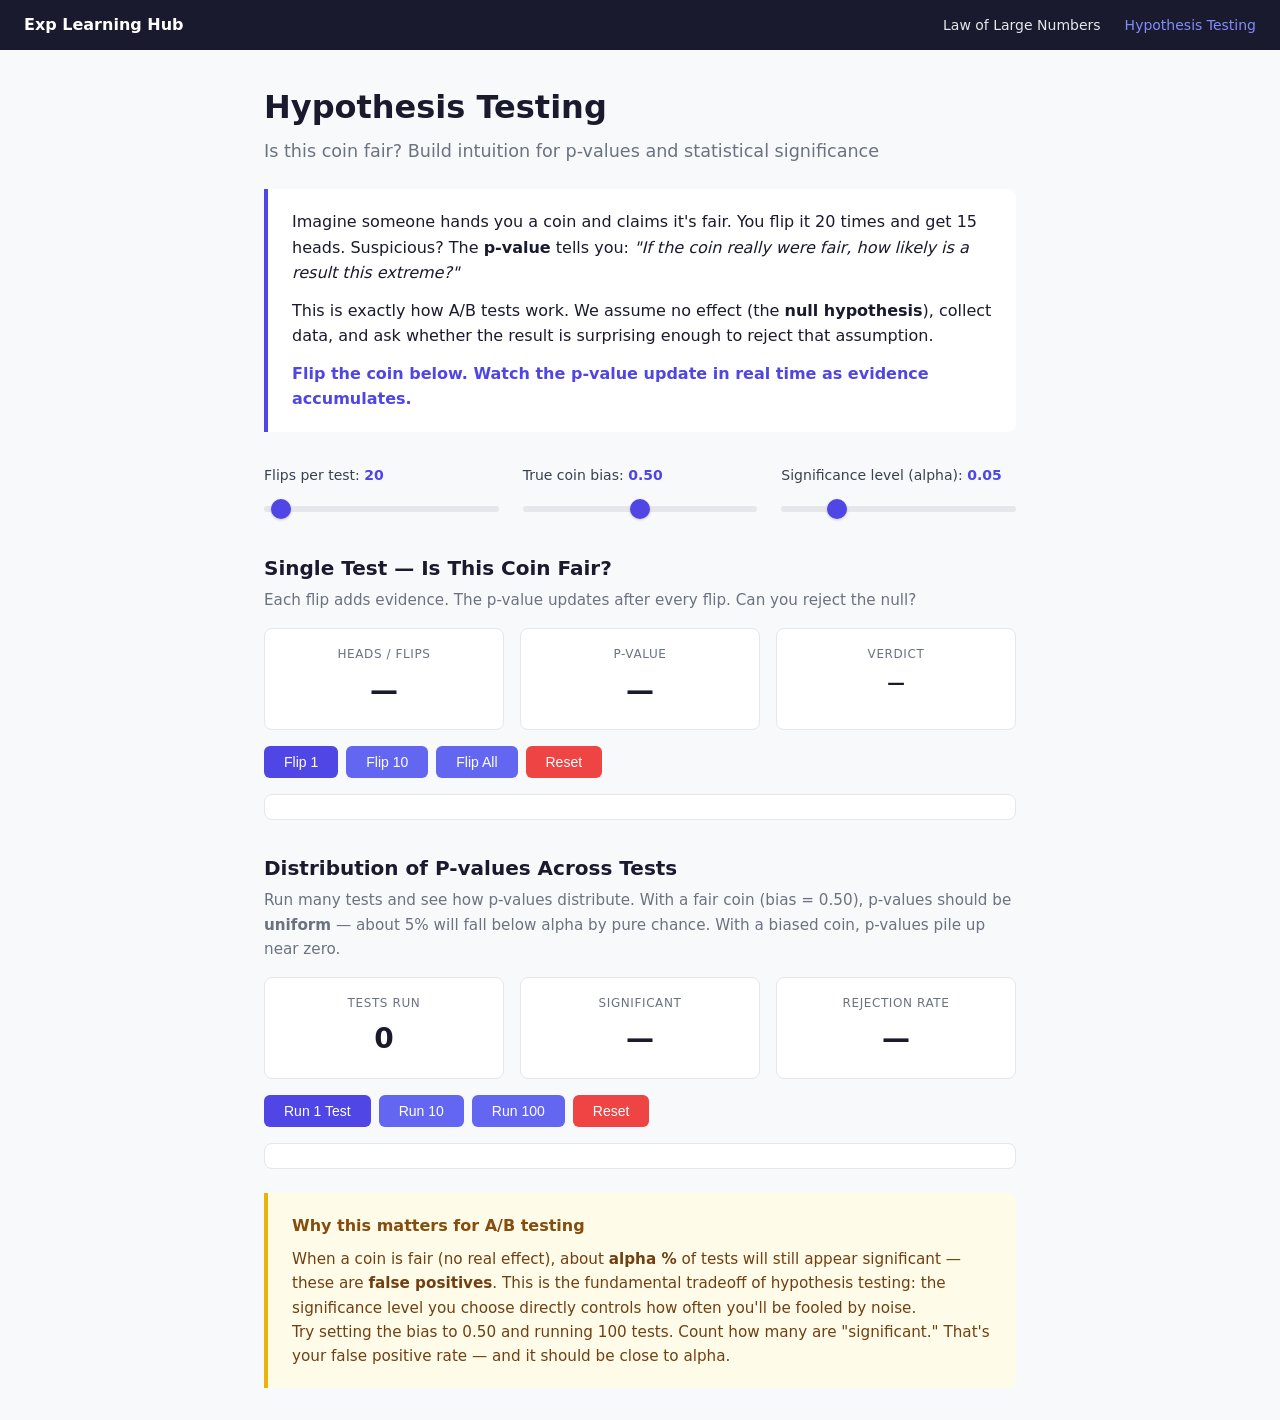
<file: site/modules/hypothesis-testing.html>
<!DOCTYPE html>
<html lang="en">
<head>
  <meta charset="UTF-8">
  <meta name="viewport" content="width=device-width, initial-scale=1.0">
  <title>Hypothesis Testing — Exp Learning Hub</title>
  <script src="https://d3js.org/d3.v7.min.js"></script>
  <link rel="stylesheet" href="../style.css">
  <script src="../js/nav.js"></script>
  <script src="../js/chart-utils.js"></script>
</head>
<body>
  <script>renderNav('hypothesis-testing');</script>

  <div class="container">
    <header>
      <h1>Hypothesis Testing</h1>
      <p class="subtitle">Is this coin fair? Build intuition for p-values and statistical significance</p>
    </header>

    <section class="explainer">
      <p>Imagine someone hands you a coin and claims it's fair. You flip it 20 times and get 15 heads.
         Suspicious? The <strong>p-value</strong> tells you: <em>"If the coin really were fair,
         how likely is a result this extreme?"</em></p>
      <p>This is exactly how A/B tests work. We assume no effect (the <strong>null hypothesis</strong>),
         collect data, and ask whether the result is surprising enough to reject that assumption.</p>
      <p class="highlight">Flip the coin below. Watch the p-value update in real time as evidence accumulates.</p>
    </section>

    <div class="controls">
      <div class="slider-group">
        <label>Flips per test: <span id="flipsValue">20</span></label>
        <input type="range" id="numFlips" min="5" max="500" value="20" step="5">
      </div>
      <div class="slider-group">
        <label>True coin bias: <span id="biasValue">0.50</span></label>
        <input type="range" id="coinBias" min="0.30" max="0.70" value="0.50" step="0.01">
      </div>
      <div class="slider-group">
        <label>Significance level (alpha): <span id="alphaValue">0.05</span></label>
        <input type="range" id="alpha" min="0.01" max="0.20" value="0.05" step="0.01">
      </div>
    </div>

    <!-- SINGLE TEST -->
    <h2 class="section-title">Single Test — Is This Coin Fair?</h2>
    <p class="section-desc">Each flip adds evidence. The p-value updates after every flip. Can you reject the null?</p>

    <div class="metrics">
      <div class="metric-card"><div class="metric-label">Heads / Flips</div><div class="metric-value" id="headsCount">—</div></div>
      <div class="metric-card"><div class="metric-label">P-value</div><div class="metric-value" id="pValue">—</div></div>
      <div class="metric-card">
        <div class="metric-label">Verdict</div>
        <div class="metric-value" id="verdict" style="font-size: 1.1rem;">—</div>
      </div>
    </div>

    <div class="chart-actions">
      <button id="flipOne">Flip 1</button>
      <button id="flipTen" class="btn-secondary">Flip 10</button>
      <button id="flipAll" class="btn-secondary">Flip All</button>
      <button id="resetFlips" class="btn-danger">Reset</button>
    </div>

    <div class="chart-wrap" id="pvalueWrap">
      <div id="pvalueChart"></div>
      <div class="tooltip-d3" id="pvalueTooltip"></div>
    </div>

    <!-- DISTRIBUTION OF P-VALUES -->
    <h2 class="section-title">Distribution of P-values Across Tests</h2>
    <p class="section-desc">Run many tests and see how p-values distribute. With a fair coin (bias = 0.50),
       p-values should be <strong>uniform</strong> — about 5% will fall below alpha by pure chance.
       With a biased coin, p-values pile up near zero.</p>

    <div class="metrics">
      <div class="metric-card"><div class="metric-label">Tests Run</div><div class="metric-value" id="testCount">0</div></div>
      <div class="metric-card"><div class="metric-label">Significant</div><div class="metric-value" id="sigCount">—</div></div>
      <div class="metric-card"><div class="metric-label">Rejection Rate</div><div class="metric-value" id="rejRate">—</div></div>
    </div>

    <div class="chart-actions">
      <button id="runOne">Run 1 Test</button>
      <button id="runTen" class="btn-secondary">Run 10</button>
      <button id="runHundred" class="btn-secondary">Run 100</button>
      <button id="resetTests" class="btn-danger">Reset</button>
    </div>

    <div class="chart-wrap" id="distWrap">
      <div id="distChart"></div>
      <div class="tooltip-d3" id="distTooltip"></div>
    </div>
    <div id="lastP" class="last-sample" style="display:none">&#9654; Last p-value: <strong id="lastPValue"></strong></div>

    <section class="takeaway">
      <h3>Why this matters for A/B testing</h3>
      <p>When a coin is fair (no real effect), about <strong>alpha %</strong> of tests will still appear significant —
         these are <strong>false positives</strong>. This is the fundamental tradeoff of hypothesis testing:
         the significance level you choose directly controls how often you'll be fooled by noise.</p>
      <p>Try setting the bias to 0.50 and running 100 tests. Count how many are "significant."
         That's your false positive rate — and it should be close to alpha.</p>
    </section>
  </div>

  <script>
    // --- State ---
    let numFlips = 20, bias = 0.50, alpha = 0.05;
    let flips = []; // array of 0/1 for current single test
    let pvalueTests = []; // array of p-values from completed tests

    // --- P-value calculation (two-sided binomial test approximation using normal) ---
    // For exact: use sum of binomial PMFs. For speed, use normal approximation.
    function binomialPValue(heads, n) {
      if (n === 0) return 1;
      const p0 = 0.5; // null hypothesis: fair coin
      const expected = n * p0;
      const std = Math.sqrt(n * p0 * (1 - p0));
      if (std === 0) return 1;
      const z = Math.abs(heads - expected) / std;
      // Two-sided p-value using normal approximation
      return 2 * (1 - normalCDF(z));
    }

    function normalCDF(z) {
      // Abramowitz & Stegun approximation
      const a1 = 0.254829592, a2 = -0.284496736, a3 = 1.421413741, a4 = -1.453152027, a5 = 1.061405429;
      const p = 0.3275911;
      const sign = z < 0 ? -1 : 1;
      z = Math.abs(z);
      const t = 1.0 / (1.0 + p * z);
      const y = 1.0 - (((((a5 * t + a4) * t) + a3) * t + a2) * t + a1) * t * Math.exp(-z * z / 2);
      return 0.5 * (1.0 + sign * y);
    }

    // =================== SINGLE TEST: P-VALUE OVER FLIPS ===================
    const pc = createChart('#pvalueChart');
    addAxisLabels(pc, 'Flip #', 'P-value');

    const pLineGen = d3.line().x(d => pc.x(d.x)).y(d => pc.y(d.y)).curve(d3.curveStepAfter);
    const pMainPath = pc.g.append('path').attr('fill', 'none').attr('stroke', '#4F46E5').attr('stroke-width', 2);

    // Alpha threshold line
    const alphaLine = pc.g.append('line').attr('stroke', '#EF4444').attr('stroke-width', 2).attr('stroke-dasharray', '8 4');
    const alphaLabel = pc.g.append('text').attr('fill', '#EF4444').attr('font-size', 12);

    // Shaded rejection region
    const rejectRect = pc.g.append('rect').attr('fill', '#FEE2E2').attr('opacity', 0.5);

    const pHover = addLineHover(pc, '#pvalueWrap', document.getElementById('pvalueTooltip'), {
      formatTooltip: d => `Flip #${d.x}<br>Heads: ${d.heads}/${d.x} (${(d.heads/d.x*100).toFixed(0)}%)<br>P-value: ${d.y.toFixed(4)}`
    });

    function updateSingleTest() {
      const n = flips.length;
      const heads = flips.reduce((a, b) => a + b, 0);
      const pval = binomialPValue(heads, n);

      document.getElementById('headsCount').textContent = n > 0 ? `${heads} / ${n}` : '—';
      document.getElementById('pValue').textContent = n > 0 ? pval.toFixed(4) : '—';
      const verdictEl = document.getElementById('verdict');
      if (n === 0) { verdictEl.textContent = '—'; verdictEl.style.color = '#1a1a2e'; }
      else if (pval < alpha) { verdictEl.textContent = 'Reject H₀ (significant)'; verdictEl.style.color = '#EF4444'; }
      else { verdictEl.textContent = 'Fail to reject H₀'; verdictEl.style.color = '#6b7280'; }

      // Build cumulative p-value data
      const data = [];
      let cumHeads = 0;
      for (let i = 0; i < n; i++) {
        cumHeads += flips[i];
        const p = binomialPValue(cumHeads, i + 1);
        data.push({ x: i + 1, y: p, heads: cumHeads });
      }
      pHover.update(data);

      updateAxes(pc, [1, Math.max(numFlips, n)], [0, 1], { yTicks: 5, yFormat: d3.format('.2f') });
      const t = d3.transition().duration(200);

      pMainPath.datum(data).transition(t).attr('d', pLineGen);

      // Alpha line + rejection region
      alphaLine.attr('x1', 0).attr('x2', pc.width).attr('y1', pc.y(alpha)).attr('y2', pc.y(alpha));
      alphaLabel.attr('x', pc.width - 5).attr('y', pc.y(alpha) - 5).attr('text-anchor', 'end').text(`α = ${alpha}`);
      rejectRect.attr('x', 0).attr('width', pc.width).attr('y', pc.y(alpha)).attr('height', pc.height - pc.y(alpha));
    }

    function doFlips(count) {
      const remaining = numFlips - flips.length;
      const todo = Math.min(count, remaining);
      for (let i = 0; i < todo; i++) flips.push(Math.random() < bias ? 1 : 0);
      updateSingleTest();
    }

    function resetFlips() { flips = []; updateSingleTest(); }

    // =================== DISTRIBUTION OF P-VALUES ===================
    const dc = createChart('#distChart');
    addAxisLabels(dc, 'P-value', 'Count');
    dc.x.domain([0, 1]);

    const dBarsG = dc.g.append('g');
    const dAlphaLine = dc.g.append('line').attr('stroke', '#EF4444').attr('stroke-width', 2).attr('stroke-dasharray', '8 4');
    const dAlphaLabel = dc.g.append('text').attr('fill', '#EF4444').attr('font-size', 12);
    const dAlphaRect = dc.g.append('rect').attr('fill', '#FEE2E2').attr('opacity', 0.4);
    const dTooltip = document.getElementById('distTooltip');

    const P_BIN_W = 0.05, P_NUM_BINS = 20;

    function runFullTest() {
      let heads = 0;
      for (let i = 0; i < numFlips; i++) if (Math.random() < bias) heads++;
      return binomialPValue(heads, numFlips);
    }

    function updateDistChart() {
      const count = pvalueTests.length;
      document.getElementById('testCount').textContent = count.toLocaleString();

      const bins = new Array(P_NUM_BINS).fill(0);
      let sigCount = 0;
      pvalueTests.forEach(p => {
        bins[Math.min(Math.floor(p / P_BIN_W), P_NUM_BINS - 1)]++;
        if (p < alpha) sigCount++;
      });
      const maxCount = d3.max(bins) || 1;

      document.getElementById('sigCount').textContent = count ? sigCount.toLocaleString() : '—';
      document.getElementById('rejRate').textContent = count ? (sigCount / count * 100).toFixed(1) + '%' : '—';

      if (count > 0) {
        document.getElementById('lastPValue').textContent = pvalueTests[count - 1].toFixed(4);
        document.getElementById('lastP').style.display = 'inline-block';
      } else {
        document.getElementById('lastP').style.display = 'none';
      }

      updateAxes(dc, [0, 1], [0, Math.max(maxCount, 1)], { xTicks: 10, xFormat: d3.format('.2f') });

      const lastBin = count > 0 ? Math.min(Math.floor(pvalueTests[count - 1] / P_BIN_W), P_NUM_BINS - 1) : -1;
      const alphaBinEnd = Math.ceil(alpha / P_BIN_W);
      const barData = bins.map((c, i) => ({ idx: i, count: c, center: i * P_BIN_W + P_BIN_W / 2 }));
      const t = d3.transition().duration(200);

      const bars = dBarsG.selectAll('rect').data(barData, d => d.idx);
      bars.enter().append('rect')
        .attr('x', d => dc.x(d.idx * P_BIN_W) + 1)
        .attr('width', Math.max(dc.x(P_BIN_W) - dc.x(0) - 2, 1))
        .attr('y', dc.height).attr('height', 0).attr('rx', 1)
        .on('mousemove', function(event, d) {
          const wr = document.getElementById('distWrap').getBoundingClientRect();
          const cr = document.getElementById('distChart').getBoundingClientRect();
          dTooltip.style.opacity = '1';
          dTooltip.innerHTML = `p: ${(d.idx * P_BIN_W).toFixed(2)}–${((d.idx + 1) * P_BIN_W).toFixed(2)}<br>Count: ${d.count}`;
          dTooltip.style.left = (cr.left - wr.left + dc.margin.left + dc.x(d.center) + 12) + 'px';
          dTooltip.style.top = (cr.top - wr.top + dc.margin.top + dc.y(d.count) - 30) + 'px';
        })
        .on('mouseleave', () => dTooltip.style.opacity = '0')
        .merge(bars).transition(t)
        .attr('x', d => dc.x(d.idx * P_BIN_W) + 1)
        .attr('width', Math.max(dc.x(P_BIN_W) - dc.x(0) - 2, 1))
        .attr('y', d => dc.y(d.count))
        .attr('height', d => dc.height - dc.y(d.count))
        .attr('fill', d => d.idx === lastBin ? '#818CF8' : (d.idx < alphaBinEnd ? '#F87171' : '#4F46E5'))
        .attr('stroke', '#3730A3').attr('stroke-width', 0.5);
      bars.exit().remove();

      // Alpha region
      dAlphaLine.attr('x1', dc.x(alpha)).attr('x2', dc.x(alpha)).attr('y1', 0).attr('y2', dc.height);
      dAlphaLabel.attr('x', dc.x(alpha) + 4).attr('y', 12).attr('text-anchor', 'start').text(`α = ${alpha}`);
      dAlphaRect.attr('x', 0).attr('width', dc.x(alpha)).attr('y', 0).attr('height', dc.height);
    }

    function runTests(count) {
      for (let i = 0; i < count; i++) pvalueTests.push(runFullTest());
      updateDistChart();
    }

    function resetTests() { pvalueTests = []; updateDistChart(); }

    // --- Wiring ---
    const flipsSlider = document.getElementById('numFlips');
    const biasSlider = document.getElementById('coinBias');
    const alphaSlider = document.getElementById('alpha');

    flipsSlider.addEventListener('input', () => { numFlips = parseInt(flipsSlider.value); document.getElementById('flipsValue').textContent = numFlips; resetFlips(); resetTests(); });
    biasSlider.addEventListener('input', () => { bias = parseFloat(biasSlider.value); document.getElementById('biasValue').textContent = bias.toFixed(2); resetFlips(); resetTests(); });
    alphaSlider.addEventListener('input', () => { alpha = parseFloat(alphaSlider.value); document.getElementById('alphaValue').textContent = alpha.toFixed(2); updateSingleTest(); updateDistChart(); });

    holdToRepeat(document.getElementById('flipOne'), () => doFlips(1));
    document.getElementById('flipTen').addEventListener('click', () => doFlips(10));
    document.getElementById('flipAll').addEventListener('click', () => doFlips(numFlips));
    document.getElementById('resetFlips').addEventListener('click', resetFlips);

    holdToRepeat(document.getElementById('runOne'), () => runTests(1));
    document.getElementById('runTen').addEventListener('click', () => runTests(10));
    document.getElementById('runHundred').addEventListener('click', () => runTests(100));
    document.getElementById('resetTests').addEventListener('click', resetTests);

    // Initial render
    updateSingleTest();
    updateDistChart();
  </script>
</body>
</html>
</file>
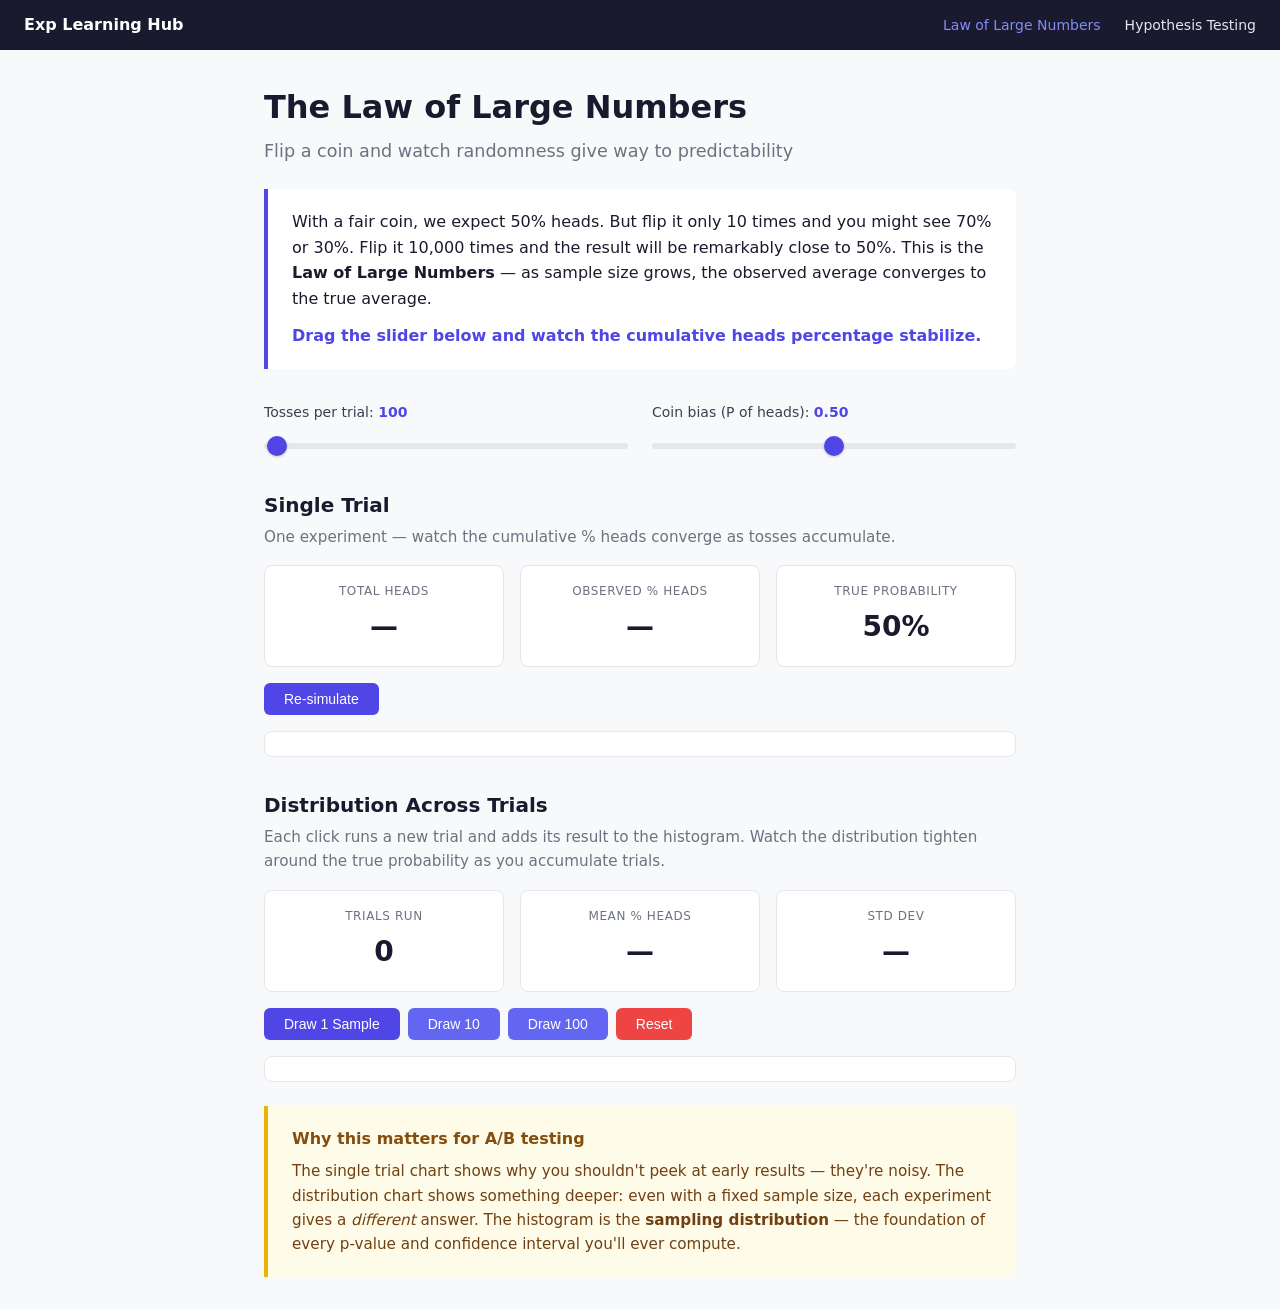
<file: site/modules/law-of-large-numbers.html>
<!DOCTYPE html>
<html lang="en">
<head>
  <meta charset="UTF-8">
  <meta name="viewport" content="width=device-width, initial-scale=1.0">
  <title>Law of Large Numbers — Exp Learning Hub</title>
  <script src="https://d3js.org/d3.v7.min.js"></script>
  <link rel="stylesheet" href="../style.css">
  <script src="../js/nav.js"></script>
  <script src="../js/chart-utils.js"></script>
</head>
<body>
  <script>renderNav('law-of-large-numbers');</script>

  <div class="container">
    <header>
      <h1>The Law of Large Numbers</h1>
      <p class="subtitle">Flip a coin and watch randomness give way to predictability</p>
    </header>

    <section class="explainer">
      <p>With a fair coin, we expect 50% heads. But flip it only 10 times and you might see 70% or 30%.
         Flip it 10,000 times and the result will be remarkably close to 50%.
         This is the <strong>Law of Large Numbers</strong> — as sample size grows, the observed average converges to the true average.</p>
      <p class="highlight">Drag the slider below and watch the cumulative heads percentage stabilize.</p>
    </section>

    <div class="controls">
      <div class="slider-group">
        <label>Tosses per trial: <span id="tossesValue">100</span></label>
        <input type="range" id="numTosses" min="10" max="10000" value="100" step="10">
      </div>
      <div class="slider-group">
        <label>Coin bias (P of heads): <span id="biasValue">0.50</span></label>
        <input type="range" id="coinBias" min="0.01" max="0.99" value="0.50" step="0.01">
      </div>
    </div>

    <!-- SINGLE TRIAL -->
    <h2 class="section-title">Single Trial</h2>
    <p class="section-desc">One experiment — watch the cumulative % heads converge as tosses accumulate.</p>
    <div class="metrics">
      <div class="metric-card"><div class="metric-label">Total Heads</div><div class="metric-value" id="totalHeads">—</div></div>
      <div class="metric-card"><div class="metric-label">Observed % Heads</div><div class="metric-value" id="pctHeads">—</div></div>
      <div class="metric-card"><div class="metric-label">True Probability</div><div class="metric-value" id="trueBias">50%</div></div>
    </div>
    <div class="chart-actions"><button id="resimulate">Re-simulate</button></div>
    <div class="chart-wrap" id="singleWrap">
      <div id="singleChart"></div>
      <div class="tooltip-d3" id="singleTooltip"></div>
    </div>

    <!-- DISTRIBUTION -->
    <h2 class="section-title">Distribution Across Trials</h2>
    <p class="section-desc">Each click runs a new trial and adds its result to the histogram.
       Watch the distribution tighten around the true probability as you accumulate trials.</p>
    <div class="metrics">
      <div class="metric-card"><div class="metric-label">Trials Run</div><div class="metric-value" id="trialCount">0</div></div>
      <div class="metric-card"><div class="metric-label">Mean % Heads</div><div class="metric-value" id="trialMean">—</div></div>
      <div class="metric-card"><div class="metric-label">Std Dev</div><div class="metric-value" id="trialStd">—</div></div>
    </div>
    <div class="chart-actions">
      <button id="drawOne">Draw 1 Sample</button>
      <button id="drawTen" class="btn-secondary">Draw 10</button>
      <button id="drawHundred" class="btn-secondary">Draw 100</button>
      <button id="resetTrials" class="btn-danger">Reset</button>
    </div>
    <div class="chart-wrap" id="distWrap">
      <div id="distChart"></div>
      <div class="tooltip-d3" id="distTooltip"></div>
    </div>
    <div id="lastSample" class="last-sample" style="display:none">&#9654; Last sample: <strong id="lastSampleValue"></strong></div>

    <section class="takeaway">
      <h3>Why this matters for A/B testing</h3>
      <p>The single trial chart shows why you shouldn't peek at early results — they're noisy.
         The distribution chart shows something deeper: even with a fixed sample size, each experiment
         gives a <em>different</em> answer. The histogram is the <strong>sampling distribution</strong> —
         the foundation of every p-value and confidence interval you'll ever compute.</p>
    </section>
  </div>

  <script>
    // --- State ---
    let numTosses = 100, bias = 0.50, trialResults = [];

    // --- Single Trial Chart (uses shared utils) ---
    const sc = createChart('#singleChart');
    addAxisLabels(sc, 'Toss #', '% Heads');

    const lineGen = d3.line().x(d => sc.x(d.x)).y(d => sc.y(d.y));
    const mainPath = sc.g.append('path').attr('fill', 'none').attr('stroke', '#4F46E5').attr('stroke-width', 2);
    const refPath = sc.g.append('path').attr('fill', 'none').attr('stroke', '#EF4444').attr('stroke-width', 2).attr('stroke-dasharray', '8 4');

    // Legend
    const leg = sc.g.append('g').attr('transform', `translate(${sc.width - 210}, 10)`).style('font-size', '12px');
    leg.append('line').attr('x1',0).attr('y1',7).attr('x2',20).attr('y2',7).attr('stroke','#4F46E5').attr('stroke-width',2);
    leg.append('text').attr('x',26).attr('y',11).text('Cumulative % Heads');
    leg.append('line').attr('x1',0).attr('y1',27).attr('x2',20).attr('y2',27).attr('stroke','#EF4444').attr('stroke-width',2).attr('stroke-dasharray','8 4');
    const refText = leg.append('text').attr('x',26).attr('y',31);

    const hover = addLineHover(sc, '#singleWrap', document.getElementById('singleTooltip'), {
      formatTooltip: d => `Toss #${d.x.toLocaleString()}<br>% Heads: ${d.y.toFixed(1)}%`
    });

    function simulateSingle() {
      const data = [];
      let cum = 0;
      for (let i = 0; i < numTosses; i++) { cum += (Math.random() < bias) ? 1 : 0; data.push({ x: i + 1, y: (cum / (i + 1)) * 100 }); }
      hover.update(data);

      document.getElementById('totalHeads').textContent = cum.toLocaleString();
      document.getElementById('pctHeads').textContent = (cum / numTosses * 100).toFixed(1) + '%';
      document.getElementById('trueBias').textContent = (bias * 100).toFixed(0) + '%';

      updateAxes(sc, [1, numTosses], [0, 100], { xTicks: Math.min(numTosses, 10), yFormat: d => d + '%' });
      const t = d3.transition().duration(300);
      mainPath.datum(data).transition(t).attr('d', lineGen);
      refPath.datum([{ x: 1, y: bias * 100 }, { x: numTosses, y: bias * 100 }]).transition(t).attr('d', lineGen);
      refText.text(`True probability (${(bias * 100).toFixed(0)}%)`);
    }

    // --- Distribution Chart (uses shared utils) ---
    const dc = createChart('#distChart');
    addAxisLabels(dc, '% Heads', 'Count');
    dc.x.domain([0, 100]);

    const barsG = dc.g.append('g');
    const refLineD = dc.g.append('line').attr('stroke','#EF4444').attr('stroke-width',2).attr('stroke-dasharray','8 4');
    const meanLineD = dc.g.append('line').attr('stroke','#10B981').attr('stroke-width',2).attr('stroke-dasharray','4 3').style('opacity',0);
    const refLabelD = dc.g.append('text').attr('fill','#EF4444').attr('font-size',12).attr('text-anchor','middle');
    const meanLabelD = dc.g.append('text').attr('fill','#10B981').attr('font-size',12).attr('text-anchor','middle').style('opacity',0);
    const dTooltip = document.getElementById('distTooltip');

    const BIN_W = 2, NUM_BINS = 50;

    function updateDistChart() {
      const biasPct = bias * 100, count = trialResults.length;
      document.getElementById('trialCount').textContent = count.toLocaleString();

      const bins = new Array(NUM_BINS).fill(0);
      trialResults.forEach(v => bins[Math.min(Math.floor(v / BIN_W), NUM_BINS - 1)]++);
      const maxCount = d3.max(bins) || 1;

      let m = 0, s = 0;
      if (count > 0) {
        m = trialResults.reduce((a, b) => a + b, 0) / count;
        s = Math.sqrt(trialResults.reduce((a, b) => a + (b - m) ** 2, 0) / count);
      }
      document.getElementById('trialMean').textContent = count ? m.toFixed(1) + '%' : '—';
      document.getElementById('trialStd').textContent = count ? s.toFixed(2) + '%' : '—';

      if (count > 0) {
        document.getElementById('lastSampleValue').textContent = trialResults[count - 1].toFixed(1) + '%';
        document.getElementById('lastSample').style.display = 'inline-block';
      } else {
        document.getElementById('lastSample').style.display = 'none';
      }

      updateAxes(dc, [0, 100], [0, Math.max(maxCount, 1)], { xFormat: d => d + '%' });

      const lastBin = count > 0 ? Math.min(Math.floor(trialResults[count - 1] / BIN_W), NUM_BINS - 1) : -1;
      const barData = bins.map((c, i) => ({ idx: i, count: c, center: i * BIN_W + BIN_W / 2 }));
      const t = d3.transition().duration(200);

      const bars = barsG.selectAll('rect').data(barData, d => d.idx);
      bars.enter().append('rect')
        .attr('x', d => dc.x(d.idx * BIN_W) + 1)
        .attr('width', Math.max(dc.x(BIN_W) - dc.x(0) - 2, 1))
        .attr('y', dc.height).attr('height', 0).attr('rx', 1)
        .on('mousemove', function(event, d) {
          const wr = document.getElementById('distWrap').getBoundingClientRect();
          const cr = document.getElementById('distChart').getBoundingClientRect();
          dTooltip.style.opacity = '1';
          dTooltip.innerHTML = `${d.idx * BIN_W}–${(d.idx + 1) * BIN_W}% heads<br>Count: ${d.count}`;
          dTooltip.style.left = (cr.left - wr.left + dc.margin.left + dc.x(d.center) + 12) + 'px';
          dTooltip.style.top = (cr.top - wr.top + dc.margin.top + dc.y(d.count) - 30) + 'px';
        })
        .on('mouseleave', () => dTooltip.style.opacity = '0')
        .merge(bars).transition(t)
        .attr('x', d => dc.x(d.idx * BIN_W) + 1)
        .attr('width', Math.max(dc.x(BIN_W) - dc.x(0) - 2, 1))
        .attr('y', d => dc.y(d.count))
        .attr('height', d => dc.height - dc.y(d.count))
        .attr('fill', d => d.idx === lastBin ? '#818CF8' : '#4F46E5')
        .attr('stroke', '#3730A3').attr('stroke-width', 0.5);
      bars.exit().remove();

      refLineD.attr('x1', dc.x(biasPct)).attr('x2', dc.x(biasPct)).attr('y1', 0).attr('y2', dc.height);
      refLabelD.attr('x', dc.x(biasPct)).attr('y', -4).text(`True: ${biasPct.toFixed(0)}%`);
      if (count > 0) {
        meanLineD.attr('x1', dc.x(m)).attr('x2', dc.x(m)).attr('y1', 0).attr('y2', dc.height).style('opacity', 1);
        meanLabelD.attr('x', dc.x(m)).attr('y', 12).text(`Mean: ${m.toFixed(1)}%`).style('opacity', 1);
      } else { meanLineD.style('opacity', 0); meanLabelD.style('opacity', 0); }
    }

    function drawSamples(count) {
      for (let i = 0; i < count; i++) {
        let h = 0; for (let j = 0; j < numTosses; j++) if (Math.random() < bias) h++;
        trialResults.push((h / numTosses) * 100);
      }
      updateDistChart();
    }

    function resetTrials() { trialResults = []; updateDistChart(); }

    // --- Wiring ---
    const tossesSlider = document.getElementById('numTosses');
    const biasSlider = document.getElementById('coinBias');
    tossesSlider.addEventListener('input', () => { numTosses = parseInt(tossesSlider.value); document.getElementById('tossesValue').textContent = numTosses.toLocaleString(); simulateSingle(); resetTrials(); });
    biasSlider.addEventListener('input', () => { bias = parseFloat(biasSlider.value); document.getElementById('biasValue').textContent = bias.toFixed(2); simulateSingle(); resetTrials(); });
    document.getElementById('resimulate').addEventListener('click', simulateSingle);
    document.getElementById('drawTen').addEventListener('click', () => drawSamples(10));
    document.getElementById('drawHundred').addEventListener('click', () => drawSamples(100));
    document.getElementById('resetTrials').addEventListener('click', resetTrials);
    holdToRepeat(document.getElementById('drawOne'), () => drawSamples(1));

    simulateSingle();
    updateDistChart();
  </script>
</body>
</html>
</file>
<file: docs/style.css>
/* ===== RESET & BASE ===== */
* { margin: 0; padding: 0; box-sizing: border-box; }
body { font-family: 'Inter', system-ui, -apple-system, sans-serif; background: #f8f9fa; color: #1a1a2e; line-height: 1.6; }

/* ===== NAV ===== */
.site-nav {
  background: #1a1a2e;
  padding: 0.75rem 1.5rem;
  display: flex;
  align-items: center;
  gap: 1.5rem;
}
.site-nav a { color: #e5e7eb; text-decoration: none; font-size: 0.875rem; transition: color 0.15s; }
.site-nav a:hover { color: #fff; }
.site-nav .nav-brand { font-weight: 700; font-size: 1rem; color: #fff; margin-right: auto; }
.site-nav .nav-link.active { color: #818CF8; }

/* ===== LAYOUT ===== */
.container { max-width: 800px; margin: 0 auto; padding: 2rem 1.5rem; }
h1 { font-size: 2rem; font-weight: 700; margin-bottom: 0.25rem; }
h2.section-title { font-size: 1.25rem; font-weight: 600; margin-top: 2rem; margin-bottom: 0.25rem; }
.subtitle { font-size: 1.1rem; color: #6b7280; margin-bottom: 1.5rem; }
.section-desc { font-size: 0.95rem; color: #6b7280; margin-bottom: 1rem; }

/* ===== EXPLAINER BLOCKS ===== */
.explainer {
  background: #fff;
  border-left: 4px solid #4F46E5;
  padding: 1.25rem 1.5rem;
  border-radius: 0 8px 8px 0;
  margin-bottom: 2rem;
}
.explainer p { margin-bottom: 0.75rem; }
.explainer p:last-child { margin-bottom: 0; }
.highlight { color: #4F46E5; font-weight: 600; }

/* ===== CONTROLS ===== */
.controls {
  display: flex;
  align-items: flex-end;
  gap: 1.5rem;
  margin-bottom: 1.5rem;
  flex-wrap: wrap;
}
.slider-group { flex: 1; min-width: 200px; }
.slider-group label { display: block; font-size: 0.875rem; font-weight: 500; color: #374151; margin-bottom: 0.5rem; }
.slider-group label span { font-weight: 700; color: #4F46E5; }
input[type="range"] { width: 100%; height: 6px; -webkit-appearance: none; appearance: none; background: #e5e7eb; border-radius: 3px; outline: none; }
input[type="range"]::-webkit-slider-thumb { -webkit-appearance: none; width: 20px; height: 20px; background: #4F46E5; border-radius: 50%; cursor: pointer; box-shadow: 0 1px 3px rgba(0,0,0,0.2); }

/* ===== BUTTONS ===== */
.chart-actions { display: flex; gap: 0.5rem; margin-bottom: 1rem; flex-wrap: wrap; }
button { padding: 0.5rem 1.25rem; background: #4F46E5; color: white; border: none; border-radius: 6px; font-size: 0.875rem; font-weight: 500; cursor: pointer; white-space: nowrap; user-select: none; transition: background 0.15s; }
button:hover { background: #4338CA; }
button:active { background: #3730A3; }
.btn-secondary { background: #6366F1; }
.btn-secondary:hover { background: #4F46E5; }
.btn-danger { background: #EF4444; }
.btn-danger:hover { background: #DC2626; }

/* ===== METRICS ===== */
.metrics { display: grid; grid-template-columns: repeat(3, 1fr); gap: 1rem; margin-bottom: 1rem; }
.metric-card { background: #fff; border: 1px solid #e5e7eb; border-radius: 8px; padding: 1rem 1.25rem; text-align: center; }
.metric-label { font-size: 0.75rem; text-transform: uppercase; letter-spacing: 0.05em; color: #6b7280; margin-bottom: 0.25rem; }
.metric-value { font-size: 1.75rem; font-weight: 700; color: #1a1a2e; }

/* ===== CHART WRAPPERS ===== */
.chart-wrap {
  background: #fff;
  border: 1px solid #e5e7eb;
  border-radius: 8px;
  padding: 1rem 1rem 0.5rem 0.5rem;
  margin-bottom: 1rem;
  position: relative;
}
svg { display: block; }
.axis text { font-size: 12px; fill: #6b7280; }
.axis path, .axis line { stroke: #e5e7eb; }
.grid line { stroke: #f0f0f0; }
.grid path { stroke: none; }
.axis-label { font-size: 13px; fill: #374151; }
.tooltip-d3 { position: absolute; background: rgba(26,26,46,0.9); color: #fff; padding: 6px 10px; border-radius: 6px; font-size: 12px; pointer-events: none; opacity: 0; transition: opacity 0.15s; white-space: nowrap; }

/* ===== MISC ===== */
.last-sample { font-size: 0.9rem; color: #6366F1; margin-bottom: 2rem; padding: 0.5rem 0.75rem; background: #EEF2FF; border-radius: 6px; display: inline-block; }
.takeaway { background: #fefce8; border-left: 4px solid #eab308; padding: 1.25rem 1.5rem; border-radius: 0 8px 8px 0; margin-top: 1.5rem; }
.takeaway h3 { font-size: 1rem; font-weight: 600; margin-bottom: 0.5rem; color: #854d0e; }
.takeaway p { color: #713f12; font-size: 0.95rem; }

/* ===== HUB PAGE ===== */
.hub-header { text-align: center; padding: 3rem 0 2rem; }
.hub-header h1 { font-size: 2.5rem; }
.hub-header .subtitle { font-size: 1.2rem; max-width: 600px; margin: 0.5rem auto 0; }
.module-grid { display: grid; grid-template-columns: repeat(auto-fill, minmax(320px, 1fr)); gap: 1.5rem; margin-top: 2rem; }
.module-card {
  background: #fff;
  border: 1px solid #e5e7eb;
  border-radius: 12px;
  padding: 1.75rem;
  transition: box-shadow 0.2s, transform 0.2s;
  text-decoration: none;
  color: inherit;
  display: block;
}
.module-card:hover { box-shadow: 0 4px 12px rgba(0,0,0,0.08); transform: translateY(-2px); }
.module-card .card-tier { font-size: 0.7rem; text-transform: uppercase; letter-spacing: 0.08em; font-weight: 600; margin-bottom: 0.5rem; }
.tier-foundations { color: #4F46E5; }
.tier-core { color: #059669; }
.tier-advanced { color: #D97706; }
.tier-future { color: #6b7280; }
.tier-strategy { color: #7C3AED; }
.module-card h3 { font-size: 1.1rem; font-weight: 600; margin-bottom: 0.5rem; }
.module-card p { font-size: 0.9rem; color: #6b7280; margin-bottom: 0.75rem; }
.module-card .card-status { font-size: 0.8rem; font-weight: 500; }
.status-live { color: #059669; }
.status-coming { color: #9ca3af; }

/* ===== STEPPER ===== */
.step-indicator { display: flex; align-items: center; justify-content: center; gap: 0; margin: 2rem 0; }
.step-dot {
  width: 32px; height: 32px; border-radius: 50%; border: 2px solid #e5e7eb;
  background: #fff; color: #6b7280; font-size: 0.8rem; font-weight: 600;
  display: flex; align-items: center; justify-content: center; flex-shrink: 0;
  transition: all 0.3s;
}
.step-dot.active { border-color: #4F46E5; background: #4F46E5; color: #fff; }
.step-dot.completed { border-color: #059669; background: #059669; color: #fff; }
.step-connector { flex: 1; height: 2px; background: #e5e7eb; max-width: 80px; transition: background 0.3s; }
.step-connector.completed { background: #059669; }
.sim-step { display: none; }
.sim-step.active { display: block; }
.sim-step.stale { position: relative; opacity: 0.5; pointer-events: none; }
.sim-step.stale::after {
  content: 'Parameters changed — please redo this step';
  position: absolute; top: 0; left: 0; right: 0;
  background: #fef3c7; color: #92400e; text-align: center;
  padding: 0.5rem; font-size: 0.85rem; font-weight: 500; border-radius: 6px;
}

/* ===== TOGGLE GROUP ===== */
.toggle-group { display: inline-flex; border: 1px solid #e5e7eb; border-radius: 6px; overflow: hidden; margin-bottom: 1rem; }
.toggle-btn {
  padding: 0.5rem 1.25rem; background: #fff; color: #374151; border: none;
  font-size: 0.875rem; font-weight: 500; cursor: pointer; transition: all 0.15s;
}
.toggle-btn:not(:last-child) { border-right: 1px solid #e5e7eb; }
.toggle-btn.active { background: #4F46E5; color: #fff; }
.toggle-btn:hover:not(.active) { background: #f3f4f6; }
</file>
<file: site/style.css>
/* ===== RESET & BASE ===== */
* { margin: 0; padding: 0; box-sizing: border-box; }
body { font-family: 'Inter', system-ui, -apple-system, sans-serif; background: #f8f9fa; color: #1a1a2e; line-height: 1.6; }

/* ===== NAV ===== */
.site-nav {
  background: #1a1a2e;
  padding: 0.75rem 1.5rem;
  display: flex;
  align-items: center;
  gap: 1.5rem;
}
.site-nav a { color: #e5e7eb; text-decoration: none; font-size: 0.875rem; transition: color 0.15s; }
.site-nav a:hover { color: #fff; }
.site-nav .nav-brand { font-weight: 700; font-size: 1rem; color: #fff; margin-right: auto; }
.site-nav .nav-link.active { color: #818CF8; }

/* ===== LAYOUT ===== */
.container { max-width: 800px; margin: 0 auto; padding: 2rem 1.5rem; }
h1 { font-size: 2rem; font-weight: 700; margin-bottom: 0.25rem; }
h2.section-title { font-size: 1.25rem; font-weight: 600; margin-top: 2rem; margin-bottom: 0.25rem; }
.subtitle { font-size: 1.1rem; color: #6b7280; margin-bottom: 1.5rem; }
.section-desc { font-size: 0.95rem; color: #6b7280; margin-bottom: 1rem; }

/* ===== EXPLAINER BLOCKS ===== */
.explainer {
  background: #fff;
  border-left: 4px solid #4F46E5;
  padding: 1.25rem 1.5rem;
  border-radius: 0 8px 8px 0;
  margin-bottom: 2rem;
}
.explainer p { margin-bottom: 0.75rem; }
.explainer p:last-child { margin-bottom: 0; }
.highlight { color: #4F46E5; font-weight: 600; }

/* ===== CONTROLS ===== */
.controls {
  display: flex;
  align-items: flex-end;
  gap: 1.5rem;
  margin-bottom: 1.5rem;
  flex-wrap: wrap;
}
.slider-group { flex: 1; min-width: 200px; }
.slider-group label { display: block; font-size: 0.875rem; font-weight: 500; color: #374151; margin-bottom: 0.5rem; }
.slider-group label span { font-weight: 700; color: #4F46E5; }
input[type="range"] { width: 100%; height: 6px; -webkit-appearance: none; appearance: none; background: #e5e7eb; border-radius: 3px; outline: none; }
input[type="range"]::-webkit-slider-thumb { -webkit-appearance: none; width: 20px; height: 20px; background: #4F46E5; border-radius: 50%; cursor: pointer; box-shadow: 0 1px 3px rgba(0,0,0,0.2); }

/* ===== BUTTONS ===== */
.chart-actions { display: flex; gap: 0.5rem; margin-bottom: 1rem; flex-wrap: wrap; }
button { padding: 0.5rem 1.25rem; background: #4F46E5; color: white; border: none; border-radius: 6px; font-size: 0.875rem; font-weight: 500; cursor: pointer; white-space: nowrap; user-select: none; transition: background 0.15s; }
button:hover { background: #4338CA; }
button:active { background: #3730A3; }
.btn-secondary { background: #6366F1; }
.btn-secondary:hover { background: #4F46E5; }
.btn-danger { background: #EF4444; }
.btn-danger:hover { background: #DC2626; }

/* ===== METRICS ===== */
.metrics { display: grid; grid-template-columns: repeat(3, 1fr); gap: 1rem; margin-bottom: 1rem; }
.metric-card { background: #fff; border: 1px solid #e5e7eb; border-radius: 8px; padding: 1rem 1.25rem; text-align: center; }
.metric-label { font-size: 0.75rem; text-transform: uppercase; letter-spacing: 0.05em; color: #6b7280; margin-bottom: 0.25rem; }
.metric-value { font-size: 1.75rem; font-weight: 700; color: #1a1a2e; }

/* ===== CHART WRAPPERS ===== */
.chart-wrap {
  background: #fff;
  border: 1px solid #e5e7eb;
  border-radius: 8px;
  padding: 1rem 1rem 0.5rem 0.5rem;
  margin-bottom: 1rem;
  position: relative;
}
svg { display: block; }
.axis text { font-size: 12px; fill: #6b7280; }
.axis path, .axis line { stroke: #e5e7eb; }
.grid line { stroke: #f0f0f0; }
.grid path { stroke: none; }
.axis-label { font-size: 13px; fill: #374151; }
.tooltip-d3 { position: absolute; background: rgba(26,26,46,0.9); color: #fff; padding: 6px 10px; border-radius: 6px; font-size: 12px; pointer-events: none; opacity: 0; transition: opacity 0.15s; white-space: nowrap; }

/* ===== MISC ===== */
.last-sample { font-size: 0.9rem; color: #6366F1; margin-bottom: 2rem; padding: 0.5rem 0.75rem; background: #EEF2FF; border-radius: 6px; display: inline-block; }
.takeaway { background: #fefce8; border-left: 4px solid #eab308; padding: 1.25rem 1.5rem; border-radius: 0 8px 8px 0; margin-top: 1.5rem; }
.takeaway h3 { font-size: 1rem; font-weight: 600; margin-bottom: 0.5rem; color: #854d0e; }
.takeaway p { color: #713f12; font-size: 0.95rem; }

/* ===== HUB PAGE ===== */
.hub-header { text-align: center; padding: 3rem 0 2rem; }
.hub-header h1 { font-size: 2.5rem; }
.hub-header .subtitle { font-size: 1.2rem; max-width: 600px; margin: 0.5rem auto 0; }
.module-grid { display: grid; grid-template-columns: repeat(auto-fill, minmax(320px, 1fr)); gap: 1.5rem; margin-top: 2rem; }
.module-card {
  background: #fff;
  border: 1px solid #e5e7eb;
  border-radius: 12px;
  padding: 1.75rem;
  transition: box-shadow 0.2s, transform 0.2s;
  text-decoration: none;
  color: inherit;
  display: block;
}
.module-card:hover { box-shadow: 0 4px 12px rgba(0,0,0,0.08); transform: translateY(-2px); }
.module-card .card-tier { font-size: 0.7rem; text-transform: uppercase; letter-spacing: 0.08em; font-weight: 600; margin-bottom: 0.5rem; }
.tier-foundations { color: #4F46E5; }
.tier-core { color: #059669; }
.tier-advanced { color: #D97706; }
.tier-future { color: #6b7280; }
.module-card h3 { font-size: 1.1rem; font-weight: 600; margin-bottom: 0.5rem; }
.module-card p { font-size: 0.9rem; color: #6b7280; margin-bottom: 0.75rem; }
.module-card .card-status { font-size: 0.8rem; font-weight: 500; }
.status-live { color: #059669; }
.status-coming { color: #9ca3af; }
</file>
<file: poc/plotly_vanilla/style.css>
* {
  margin: 0;
  padding: 0;
  box-sizing: border-box;
}

body {
  font-family: 'Inter', system-ui, -apple-system, sans-serif;
  background: #f8f9fa;
  color: #1a1a2e;
  line-height: 1.6;
}

.container {
  max-width: 800px;
  margin: 0 auto;
  padding: 2rem 1.5rem;
}

header {
  margin-bottom: 1.5rem;
}

h1 {
  font-size: 2rem;
  font-weight: 700;
  color: #1a1a2e;
  margin-bottom: 0.25rem;
}

.subtitle {
  font-size: 1.1rem;
  color: #6b7280;
  font-weight: 400;
}

.section-title {
  font-size: 1.25rem;
  font-weight: 600;
  color: #1a1a2e;
  margin-top: 2rem;
  margin-bottom: 0.25rem;
}

.section-desc {
  font-size: 0.95rem;
  color: #6b7280;
  margin-bottom: 1rem;
}

.explainer {
  background: #ffffff;
  border-left: 4px solid #4F46E5;
  padding: 1.25rem 1.5rem;
  border-radius: 0 8px 8px 0;
  margin-bottom: 2rem;
}

.explainer p {
  margin-bottom: 0.75rem;
}

.explainer p:last-child {
  margin-bottom: 0;
}

.highlight {
  color: #4F46E5;
  font-weight: 600;
}

.controls {
  display: flex;
  align-items: flex-end;
  gap: 1.5rem;
  margin-bottom: 1.5rem;
  flex-wrap: wrap;
}

.slider-group {
  flex: 1;
  min-width: 200px;
}

.slider-group label {
  display: block;
  font-size: 0.875rem;
  font-weight: 500;
  color: #374151;
  margin-bottom: 0.5rem;
}

.slider-group label span {
  font-weight: 700;
  color: #4F46E5;
}

input[type="range"] {
  width: 100%;
  height: 6px;
  -webkit-appearance: none;
  appearance: none;
  background: #e5e7eb;
  border-radius: 3px;
  outline: none;
}

input[type="range"]::-webkit-slider-thumb {
  -webkit-appearance: none;
  appearance: none;
  width: 20px;
  height: 20px;
  background: #4F46E5;
  border-radius: 50%;
  cursor: pointer;
  box-shadow: 0 1px 3px rgba(0,0,0,0.2);
}

.chart-actions {
  display: flex;
  gap: 0.5rem;
  margin-bottom: 1rem;
  flex-wrap: wrap;
}

button {
  padding: 0.5rem 1.25rem;
  background: #4F46E5;
  color: white;
  border: none;
  border-radius: 6px;
  font-size: 0.875rem;
  font-weight: 500;
  cursor: pointer;
  transition: background 0.15s;
  white-space: nowrap;
  user-select: none;
}

button:hover {
  background: #4338CA;
}

button:active {
  background: #3730A3;
}

.btn-secondary {
  background: #6366F1;
}

.btn-secondary:hover {
  background: #4F46E5;
}

.btn-danger {
  background: #EF4444;
}

.btn-danger:hover {
  background: #DC2626;
}

.metrics {
  display: grid;
  grid-template-columns: repeat(3, 1fr);
  gap: 1rem;
  margin-bottom: 1rem;
}

.metric-card {
  background: #ffffff;
  border: 1px solid #e5e7eb;
  border-radius: 8px;
  padding: 1rem 1.25rem;
  text-align: center;
}

.metric-label {
  font-size: 0.75rem;
  text-transform: uppercase;
  letter-spacing: 0.05em;
  color: #6b7280;
  margin-bottom: 0.25rem;
}

.metric-value {
  font-size: 1.75rem;
  font-weight: 700;
  color: #1a1a2e;
}

#chart, #distChart {
  background: #ffffff;
  border: 1px solid #e5e7eb;
  border-radius: 8px;
  padding: 0.5rem;
  margin-bottom: 1rem;
  min-height: 360px;
}

.last-sample {
  font-size: 0.9rem;
  color: #6366F1;
  margin-bottom: 2rem;
  padding: 0.5rem 0.75rem;
  background: #EEF2FF;
  border-radius: 6px;
  display: inline-block;
}

.last-sample-arrow {
  font-size: 0.7rem;
  margin-right: 0.25rem;
}

.takeaway {
  background: #fefce8;
  border-left: 4px solid #eab308;
  padding: 1.25rem 1.5rem;
  border-radius: 0 8px 8px 0;
}

.takeaway h3 {
  font-size: 1rem;
  font-weight: 600;
  margin-bottom: 0.5rem;
  color: #854d0e;
}

.takeaway p {
  color: #713f12;
  font-size: 0.95rem;
}
</file>
